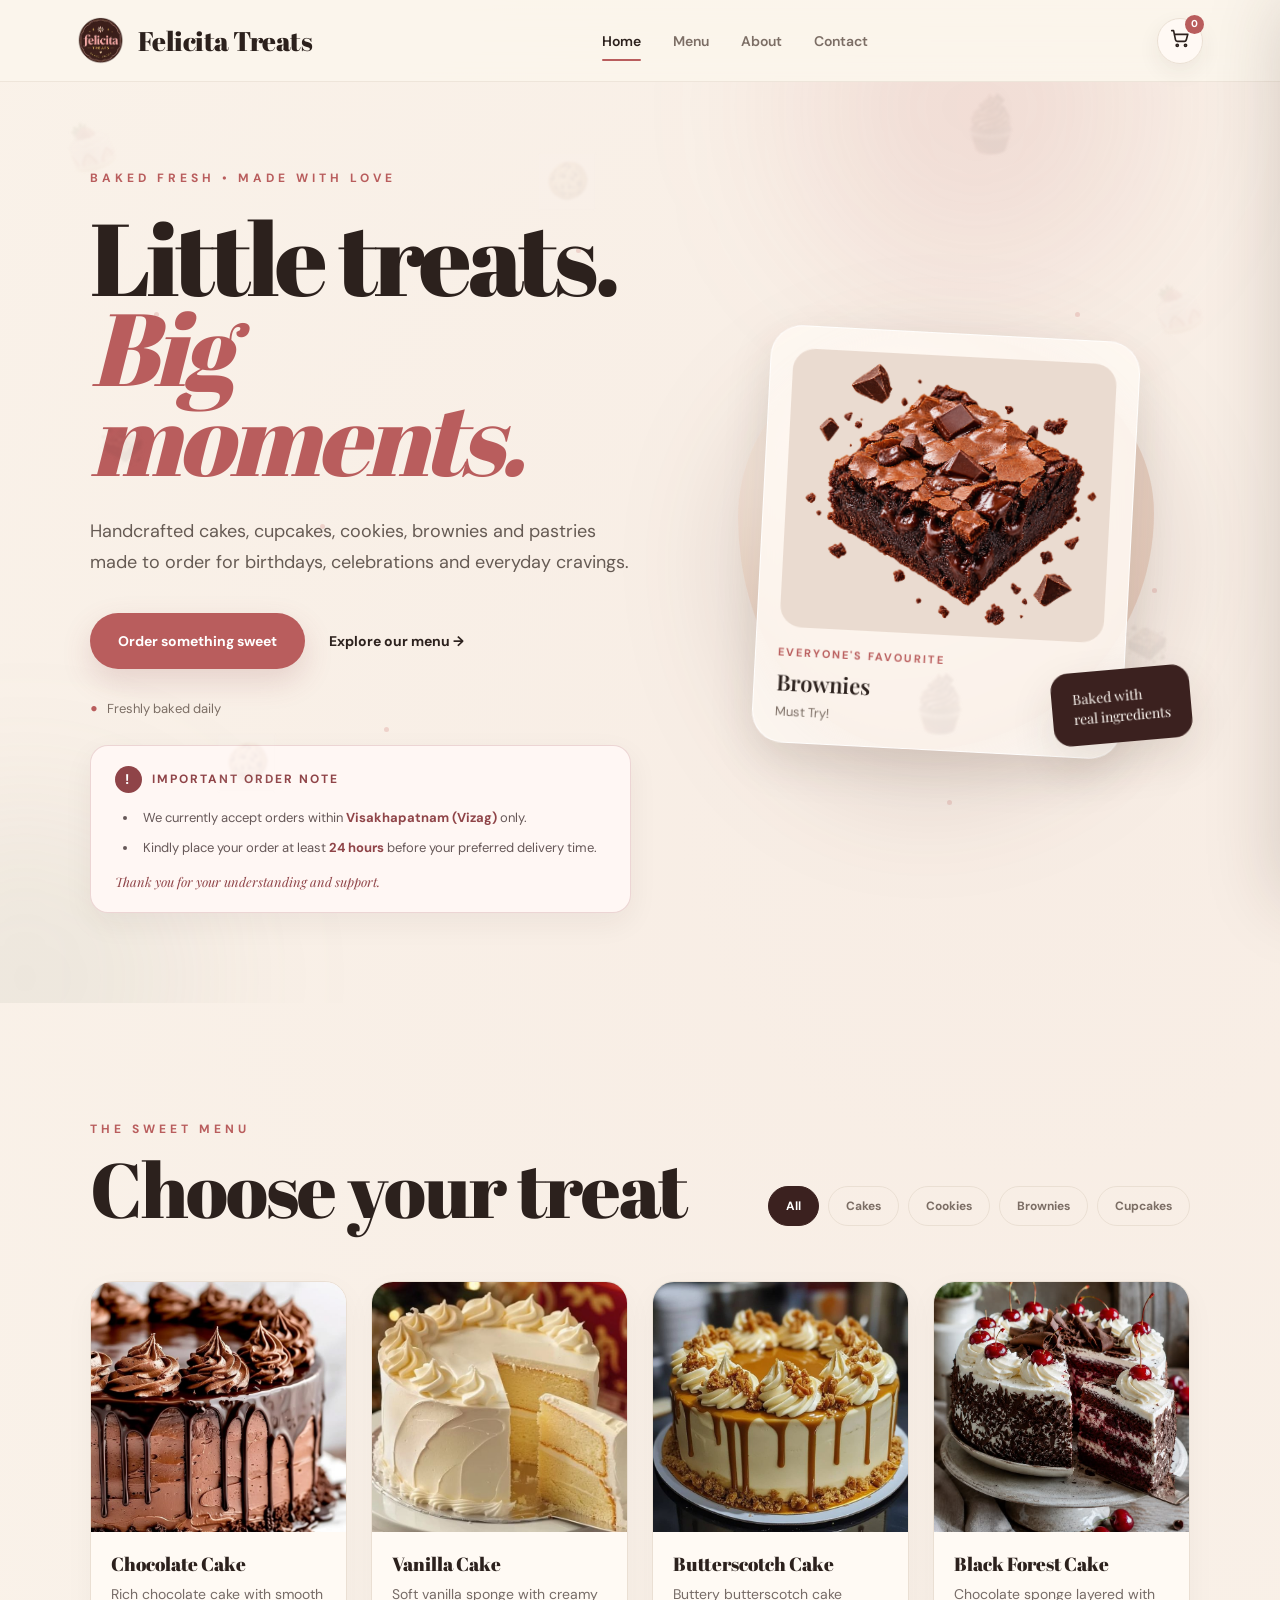
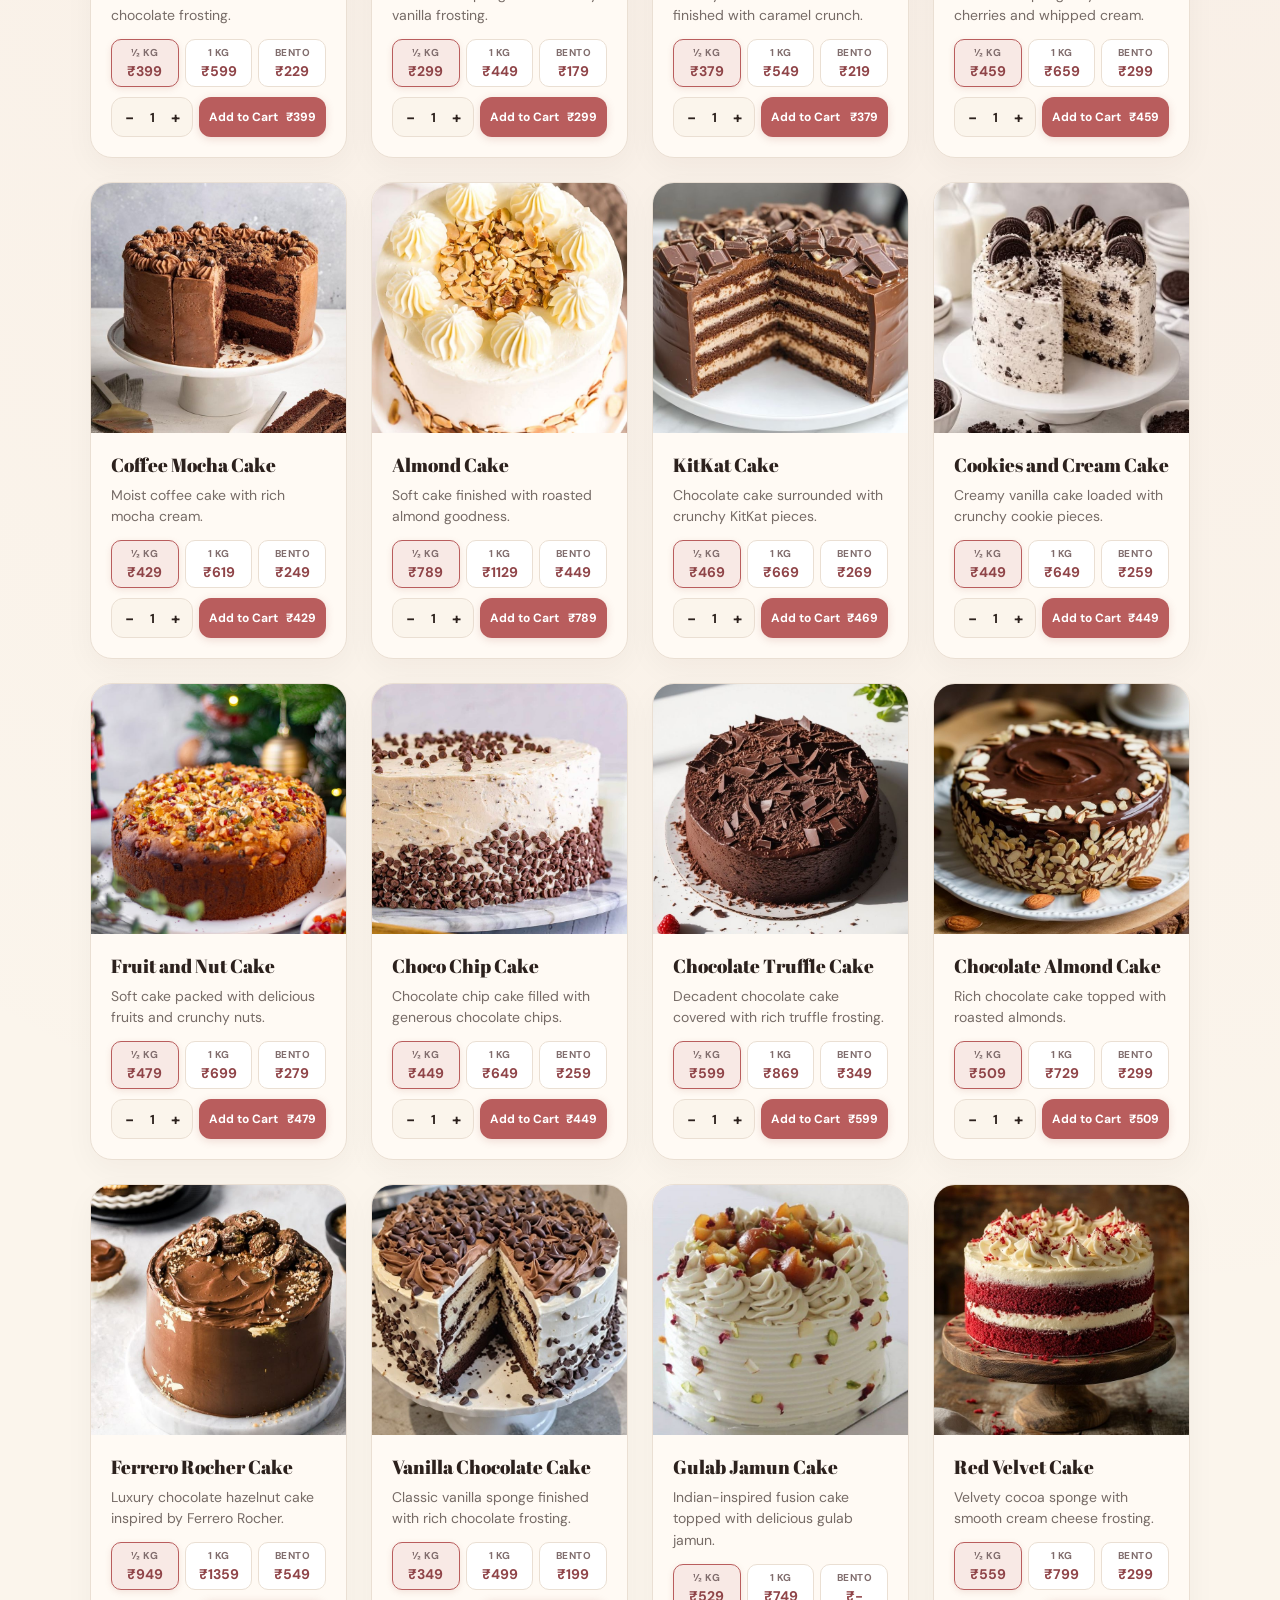
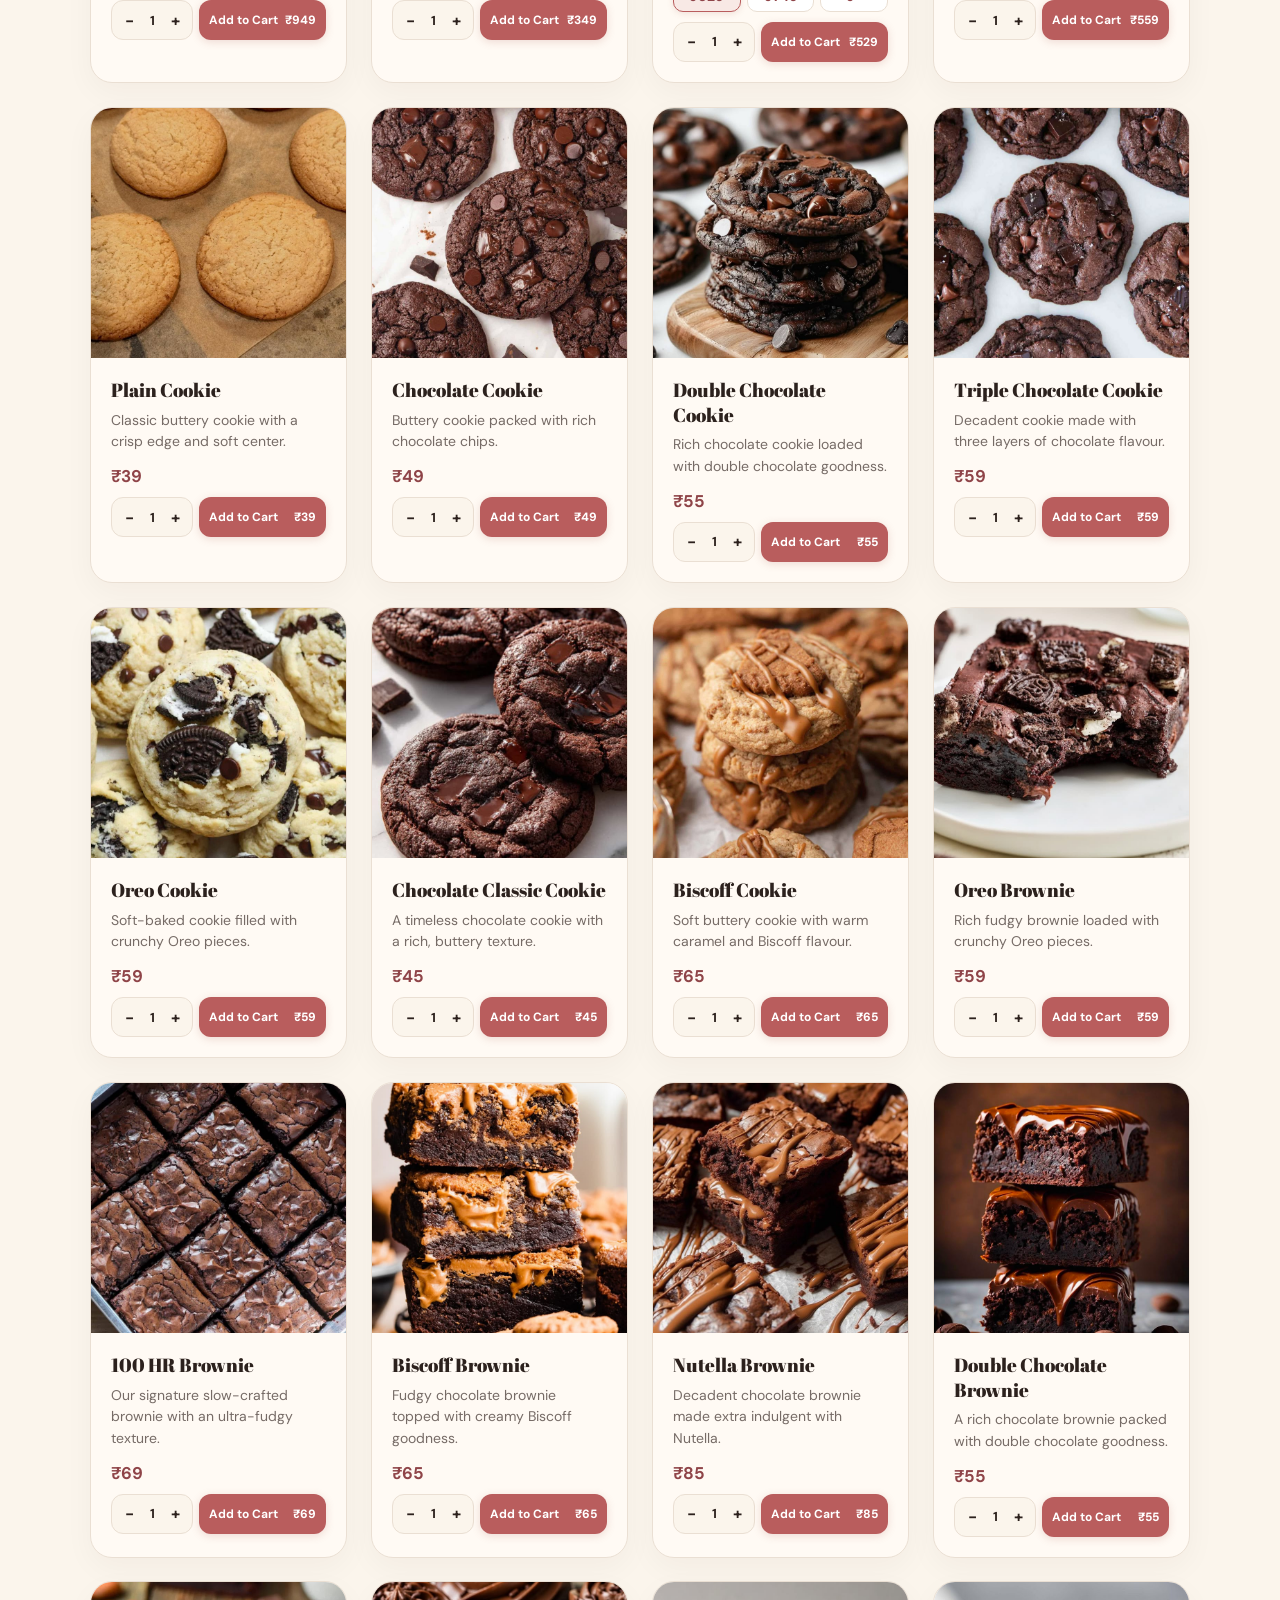
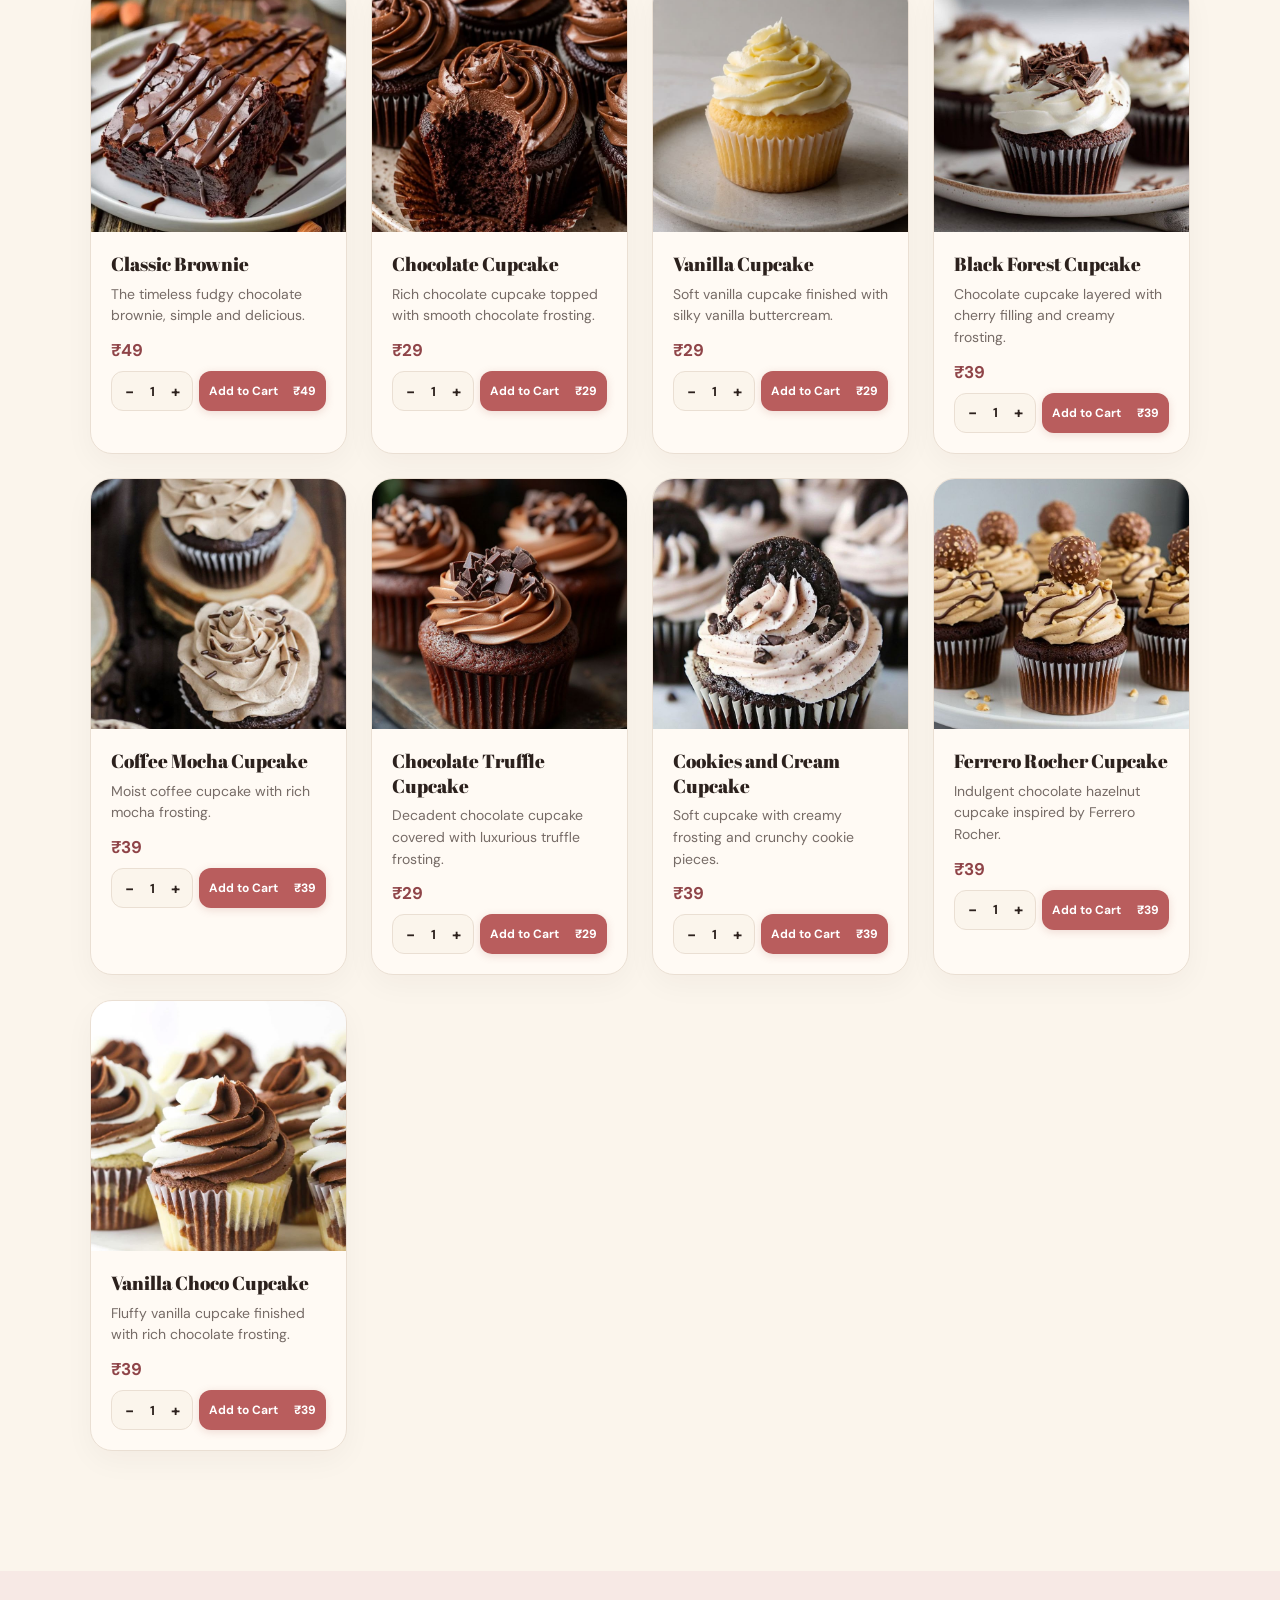
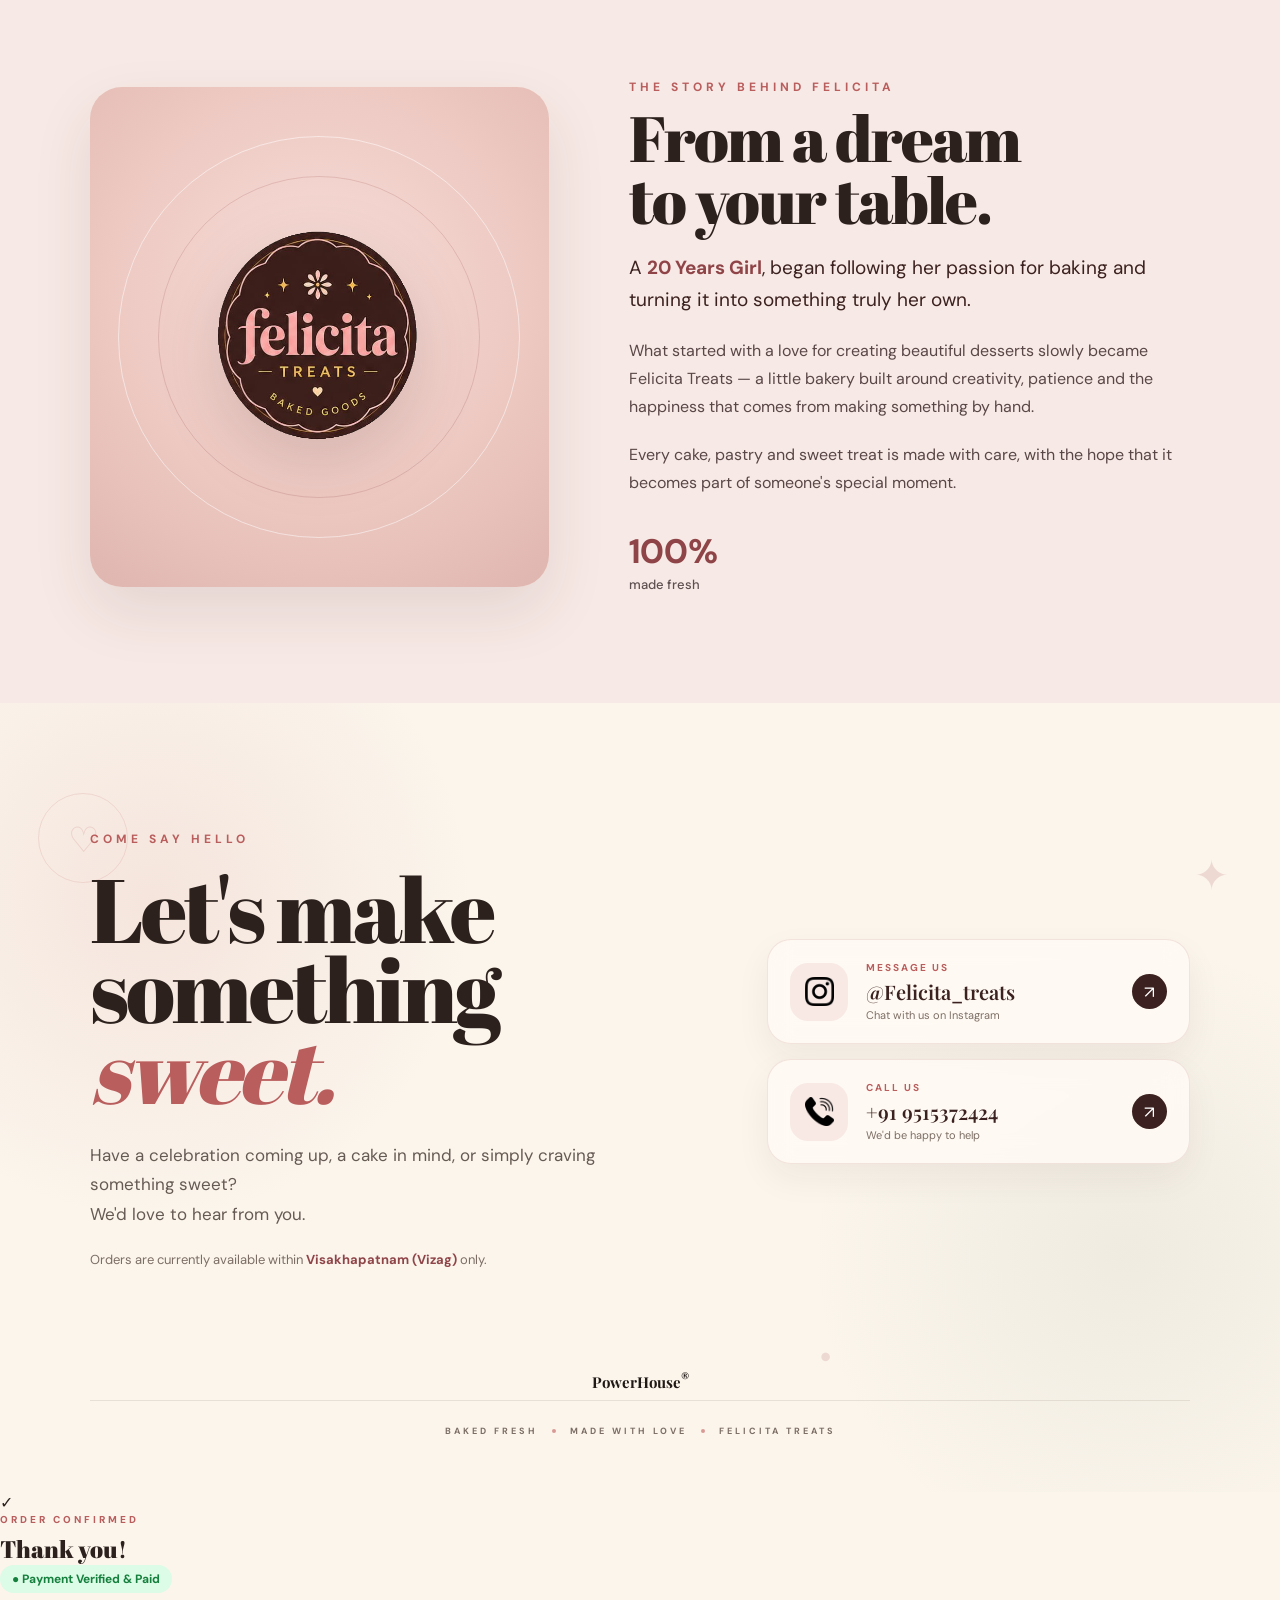
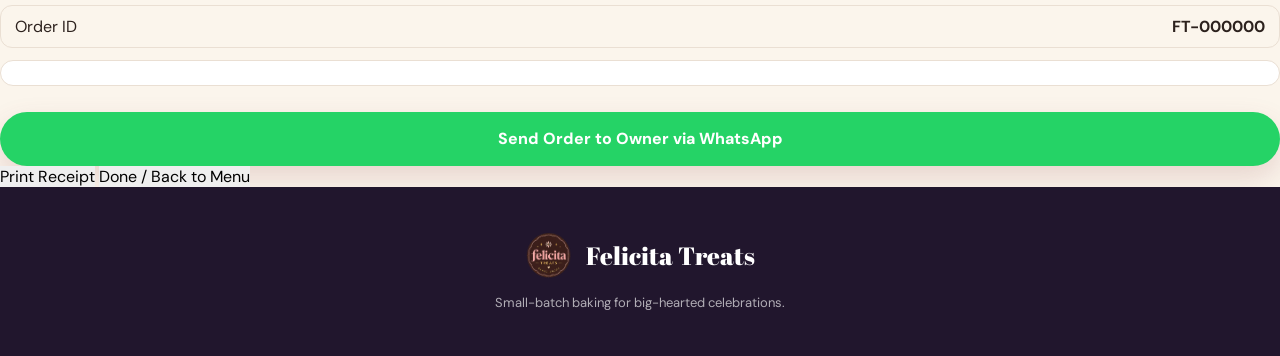
<file: index.html>
﻿<!DOCTYPE html>
<html lang="en">

<head>
    <meta charset="UTF-8">

    <meta name="viewport" content="width=device-width, initial-scale=1.0">

    <meta
        name="description"
        content="Felicita Treats — handcrafted cakes, brownies, cookies, cupcakes and pastries made fresh with love."
    >

    <title>Felicita Treats</title>

    <!-- GOOGLE FONTS -->
    <link rel="preconnect" href="https://fonts.googleapis.com">
    <link rel="preconnect" href="https://fonts.gstatic.com" crossorigin>

    <link
        href="https://fonts.googleapis.com/css2?family=Abril+Fatface&family=DM+Sans:wght@400;500;600;700&family=Playfair+Display:ital,wght@0,500;0,600;0,700;1,500;1,600&display=swap"
        rel="stylesheet"
    >

    <!-- STYLES -->
    <link rel="stylesheet" href="styles.css">
</head>

<head>

    <meta charset="UTF-8">

    <meta
        name="viewport"
        content="width=device-width, initial-scale=1.0"
    >

    <meta
        name="description"
        content="Felicita Treats — handcrafted cakes, brownies, cookies, cupcakes and pastries made fresh with love."
    >

    <title>Felicita Treats</title>

    <!-- FAVICON -->
    <link
        rel="icon"
        type="image/png"
        href="images/logo1.png"
    >

    <!-- GOOGLE FONTS -->
    <link rel="preconnect" href="https://fonts.googleapis.com">

    <link
        rel="preconnect"
        href="https://fonts.gstatic.com"
        crossorigin
    >

    <link
        href="https://fonts.googleapis.com/css2?family=Abril+Fatface&family=DM+Sans:wght@400;500;600;700&family=Playfair+Display:ital,wght@0,500;0,600;0,700;1,500;1,600&display=swap"
        rel="stylesheet"
    >

    <link
        rel="stylesheet"
        href="styles.css"
    >

</head>
<body>


    <!-- =====================================================
         CINEMATIC INTRO
         ===================================================== -->

    <div
        class="brand-intro"
        id="brandIntro"
        aria-hidden="true"
    >

        <div class="intro-vignette"></div>

        <div class="intro-glow"></div>

        <div class="intro-content">

            <div class="intro-logo-wrap">

                <div class="intro-ring"></div>

                <img
                    src="images/logo1.png"
                    alt=""
                    class="intro-logo"
                >

            </div>


            <div class="intro-name">

                <h1
                    class="intro-brand-name"
                    aria-label="Felicita Treats"
                >

                    <span>F</span>
                    <span>E</span>
                    <span>L</span>
                    <span>I</span>
                    <span>C</span>
                    <span>I</span>
                    <span>T</span>
                    <span>A</span>

                    <span class="brand-space"></span>

                    <span>T</span>
                    <span>R</span>
                    <span>E</span>
                    <span>A</span>
                    <span>T</span>
                    <span>S</span>

                </h1>

            </div>


            <p class="intro-tagline">
                BAKED FRESH • MADE WITH LOVE
            </p>

        </div>


        <div class="intro-line"></div>

    </div>



    <!-- =====================================================
         FLOATING BACKGROUND DESSERTS
         ===================================================== -->

    <div
        class="floating-desserts"
        aria-hidden="true"
    >

        <img
            src="images/background/cake.png"
            alt=""
            class="floating-dessert dessert-cake dessert-1"
        >

        <img
            src="images/background/cake.png"
            alt=""
            class="floating-dessert dessert-cake dessert-2"
        >

        <img
            src="images/background/brownie.png"
            alt=""
            class="floating-dessert dessert-brownie dessert-3"
        >

        <img
            src="images/background/brownie.png"
            alt=""
            class="floating-dessert dessert-brownie dessert-4"
        >

        <img
            src="images/background/cookie.png"
            alt=""
            class="floating-dessert dessert-cookie dessert-5"
        >

        <img
            src="images/background/cookie.png"
            alt=""
            class="floating-dessert dessert-cookie dessert-6"
        >

        <img
            src="images/background/cupcake.png"
            alt=""
            class="floating-dessert dessert-cupcake dessert-7"
        >

        <img
            src="images/background/cupcake.png"
            alt=""
            class="floating-dessert dessert-cupcake dessert-8"
        >

    </div>



    <!-- =====================================================
         HEADER
         ===================================================== -->

    <header class="topbar">

        <a
            class="brand"
            href="#home"
            aria-label="Felicita Treats Home"
        >

            <img
                src="images/logo1.png"
                alt="Felicita Treats"
                class="logo"
            >

            <div class="header-brand-name">
                Felicita Treats
            </div>

        </a>


        <nav
            class="menu-nav"
            aria-label="Main navigation"
        >

            <a
                href="#home"
                class="active"
            >
                Home
            </a>

            <a href="#shop">
                Menu
            </a>

            <a href="#about">
                About
            </a>

            <a href="#contact">
                Contact
            </a>

        </nav>

        <button
            class="cart-trigger"
            id="cartTrigger"
            type="button"
            aria-label="Open cart"
            aria-controls="cartPanel"
            aria-expanded="false"
        >
            <span class="cart-icon" aria-hidden="true">
                <svg viewBox="0 0 24 24" fill="none" stroke="currentColor" stroke-width="1.8" stroke-linecap="round" stroke-linejoin="round">
                    <circle cx="9" cy="20" r="1.2"></circle>
                    <circle cx="18" cy="20" r="1.2"></circle>
                    <path d="M3 4h2l2.1 10.1a2 2 0 0 0 2 1.6h7.8a2 2 0 0 0 1.9-1.4L20.5 8H6"></path>
                </svg>
            </span>
            <span class="cart-count" id="cartCount">0</span>
        </button>

    </header>



    <!-- =====================================================
         MAIN
         ===================================================== -->

    <main>


        <!-- =================================================
             HERO
             ================================================= -->

        <section
            class="hero"
            id="home"
        >

            <div
                class="hero-glow hero-glow-one"
                aria-hidden="true"
            ></div>

            <div
                class="hero-glow hero-glow-two"
                aria-hidden="true"
            ></div>


            <div
                class="hero-particles"
                aria-hidden="true"
            >

                <span></span>
                <span></span>
                <span></span>
                <span></span>

                <span></span>
                <span></span>
                <span></span>
                <span></span>

            </div>



            <!-- HERO TEXT -->

            <div class="hero-copy">

                <p class="eyebrow hero-eyebrow">
                    BAKED FRESH • MADE WITH LOVE
                </p>


                <h1>
                    Little treats.
                    <br>
                    <em>Big moments.</em>
                </h1>


                <p class="hero-text">
                    Handcrafted cakes, cupcakes, cookies,
                    brownies and pastries made to order
                    for birthdays, celebrations and everyday cravings.
                </p>


                <div class="hero-actions">

                    <a
                        class="primary-btn"
                        href="https://ig.me/m/felicita_treats"
                        target="_blank"
                        rel="noopener noreferrer"
                    >
                        Order something sweet
                    </a>

                    <a
                        class="text-btn"
                        href="#shop"
                    >
                        Explore our menu →
                    </a>

                </div>


                <div class="trust-row">

                    <span>•</span>

                    <span>
                        Freshly baked daily
                    </span>

                </div>


                <div class="important-note">

                    <div class="important-note-title">

                        <span class="note-icon">
                            !
                        </span>

                        <span>
                            Important Order Note
                        </span>

                    </div>


                    <ul>

                        <li>
                            We currently accept orders within
                            <strong>Visakhapatnam (Vizag)</strong>
                            only.
                        </li>

                        <li>
                            Kindly place your order at least
                            <strong>24 hours</strong>
                            before your preferred delivery time.
                        </li>

                    </ul>


                    <p class="note-thanks">
                        Thank you for your understanding
                        and support.
                    </p>

                </div>

            </div>



            <!-- HERO CAKE -->

            <div class="hero-art">

                <div
                    class="blob"
                    aria-hidden="true"
                ></div>


                <div class="cake-card">

                    <div class="cake">

                        <img
                            src="images/background/brownie.png"
                            alt=""
                        >

                    </div>


                    <span>
                        Everyone's favourite
                    </span>

                    <strong>
                        Brownies
                    </strong>

                    <small>
                        Must Try!
                    </small>

                </div>


                <div class="floating-note">

                    Baked with
                    <br>
                    real ingredients

                </div>

            </div>

        </section>



        <!-- =================================================
             MENU
             ================================================= -->

        <section
            class="section"
            id="shop"
        >

            <div class="section-head">

                <div>

                    <p class="eyebrow">
                        THE SWEET MENU
                    </p>

                    <h2>
                        Choose your treat
                    </h2>

                </div>


                <!-- FILTERS -->

                <div
                    class="filters"
                    role="group"
                    aria-label="Product categories"
                >

                    <button
                        type="button"
                        class="filter active"
                        data-filter="all"
                    >
                        All
                    </button>

                    <button
                        type="button"
                        class="filter"
                        data-filter="cakes"
                    >
                        Cakes
                    </button>

                  

                    <button
                        type="button"
                        class="filter"
                        data-filter="cookies"
                    >
                        Cookies
                    </button>

                    <button
                        type="button"
                        class="filter"
                        data-filter="brownies"
                    >
                        Brownies
                    </button>

                    <button
                        type="button"
                        class="filter"
                        data-filter="cupcakes"
                    >
                        Cupcakes
                    </button>

                </div>

            </div>



            <!-- =================================================
                 PRODUCT GRID

                 PRODUCTS ARE NOW WRITTEN DIRECTLY IN HTML.
                 TO ADD A PRODUCT, JUST COPY ONE CARD.
                 ================================================= -->

            <div
                class="product-grid"
                id="productGrid"
            >


                <!-- =========================
                     CAKES
                     ========================= -->


                <article
                    class="product-card"
                    data-category="cakes"
                >

                    <div class="product-img">

                        <img
                            src="images/cakes/choc ck.jpg.jpeg"
                            alt="Chocolate Cake"
                            loading="lazy"
                        >

                    </div>

                    <div class="product-info">

                        <h3>
                            Chocolate Cake
                        </h3>

                        <p>
                            Rich chocolate cake with smooth chocolate frosting.
                        </p>

                        <div class="cake-prices">

                            <div class="cake-price">
                                <span>½ KG</span>
                                <strong>₹399</strong>
                            </div>

                            <div class="cake-price">
                                <span>1 KG</span>
                                <strong>₹599</strong>
                            </div>

                            <div class="cake-price">
                                <span>Bento</span>
                                <strong>₹229</strong>
                            </div>

                        </div>

                    </div>

                </article>



                <article
                    class="product-card"
                    data-category="cakes"
                >

                    <div class="product-img">

                        <img
                            src="images/cakes/vnl ck.jpg.jpeg"
                            alt="Vanilla Cake"
                            loading="lazy"
                        >

                    </div>

                    <div class="product-info">

                        <h3>
                            Vanilla Cake
                        </h3>

                        <p>
                            Soft vanilla sponge with creamy vanilla frosting.
                        </p>

                        <div class="cake-prices">

                            <div class="cake-price">
                                <span>½ KG</span>
                                <strong>₹299</strong>
                            </div>

                            <div class="cake-price">
                                <span>1 KG</span>
                                <strong>₹449</strong>
                            </div>

                            <div class="cake-price">
                                <span>Bento</span>
                                <strong>₹179</strong>
                            </div>

                        </div>

                    </div>

                </article>



                <article
                    class="product-card"
                    data-category="cakes"
                >

                    <div class="product-img">

                        <img
                            src="images/cakes/bts ck.jpg.jpeg"
                            alt="Butterscotch Cake"
                            loading="lazy"
                        >

                    </div>

                    <div class="product-info">

                        <h3>
                            Butterscotch Cake
                        </h3>

                        <p>
                            Buttery butterscotch cake finished with caramel crunch.
                        </p>

                        <div class="cake-prices">

                            <div class="cake-price">
                                <span>½ KG</span>
                                <strong>₹379</strong>
                            </div>

                            <div class="cake-price">
                                <span>1 KG</span>
                                <strong>₹549</strong>
                            </div>

                            <div class="cake-price">
                                <span>Bento</span>
                                <strong>₹219</strong>
                            </div>

                        </div>

                    </div>

                </article>



                <article
                    class="product-card"
                    data-category="cakes"
                >

                    <div class="product-img">

                        <img
                            src="images/cakes/blk ck.jpg.jpeg"
                            alt="Black Forest Cake"
                            loading="lazy"
                        >

                    </div>

                    <div class="product-info">

                        <h3>
                            Black Forest Cake
                        </h3>

                        <p>
                            Chocolate sponge layered with cherries and whipped cream.
                        </p>

                        <div class="cake-prices">

                            <div class="cake-price">
                                <span>½ KG</span>
                                <strong>₹459</strong>
                            </div>

                            <div class="cake-price">
                                <span>1 KG</span>
                                <strong>₹659</strong>
                            </div>

                            <div class="cake-price">
                                <span>Bento</span>
                                <strong>₹299</strong>
                            </div>

                        </div>

                    </div>

                </article>



                <article
                    class="product-card"
                    data-category="cakes"
                >

                    <div class="product-img">

                        <img
                            src="images/cakes/cfmcck.jpg.jpeg"
                            alt="Coffee Mocha Cake"
                            loading="lazy"
                        >

                    </div>

                    <div class="product-info">

                        <h3>
                            Coffee Mocha Cake
                        </h3>

                        <p>
                            Moist coffee cake with rich mocha cream.
                        </p>

                        <div class="cake-prices">

                            <div class="cake-price">
                                <span>½ KG</span>
                                <strong>₹429</strong>
                            </div>

                            <div class="cake-price">
                                <span>1 KG</span>
                                <strong>₹619</strong>
                            </div>

                            <div class="cake-price">
                                <span>Bento</span>
                                <strong>₹249</strong>
                            </div>

                        </div>

                    </div>

                </article>



                <article
                    class="product-card"
                    data-category="cakes"
                >

                    <div class="product-img">

                        <img
                            src="images/cakes/al ck.jpg.jpeg"
                            alt="Almond Cake"
                            loading="lazy"
                        >

                    </div>

                    <div class="product-info">

                        <h3>
                            Almond Cake
                        </h3>

                        <p>
                            Soft cake finished with roasted almond goodness.
                        </p>

                        <div class="cake-prices">

                            <div class="cake-price">
                                <span>½ KG</span>
                                <strong>₹789</strong>
                            </div>

                            <div class="cake-price">
                                <span>1 KG</span>
                                <strong>₹1129</strong>
                            </div>

                            <div class="cake-price">
                                <span>Bento</span>
                                <strong>₹449</strong>
                            </div>

                        </div>

                    </div>

                </article>



                <article
                    class="product-card"
                    data-category="cakes"
                >

                    <div class="product-img">

                        <img
                            src="images/cakes/kitkat.jpg.jpeg"
                            alt="KitKat Cake"
                            loading="lazy"
                        >

                    </div>

                    <div class="product-info">

                        <h3>
                            KitKat Cake
                        </h3>

                        <p>
                            Chocolate cake surrounded with crunchy KitKat pieces.
                        </p>

                        <div class="cake-prices">

                            <div class="cake-price">
                                <span>½ KG</span>
                                <strong>₹469</strong>
                            </div>

                            <div class="cake-price">
                                <span>1 KG</span>
                                <strong>₹669</strong>
                            </div>

                            <div class="cake-price">
                                <span>Bento</span>
                                <strong>₹269</strong>
                            </div>

                        </div>

                    </div>

                </article>



                <article
                    class="product-card"
                    data-category="cakes"
                >

                    <div class="product-img">

                        <img
                            src="images/cakes/ckcm.jpg.jpeg"
                            alt="Cookies and Cream Cake"
                            loading="lazy"
                        >

                    </div>

                    <div class="product-info">

                        <h3>
                            Cookies and Cream Cake
                        </h3>

                        <p>
                            Creamy vanilla cake loaded with crunchy cookie pieces.
                        </p>

                        <div class="cake-prices">

                            <div class="cake-price">
                                <span>½ KG</span>
                                <strong>₹449</strong>
                            </div>

                            <div class="cake-price">
                                <span>1 KG</span>
                                <strong>₹649</strong>
                            </div>

                            <div class="cake-price">
                                <span>Bento</span>
                                <strong>₹259</strong>
                            </div>

                        </div>

                    </div>

                </article>



                <article
                    class="product-card"
                    data-category="cakes"
                >

                    <div class="product-img">

                        <img
                            src="images/cakes/frtnt.jpg.jpeg"
                            alt="Fruit and Nut Cake"
                            loading="lazy"
                        >

                    </div>

                    <div class="product-info">

                        <h3>
                            Fruit and Nut Cake
                        </h3>

                        <p>
                            Soft cake packed with delicious fruits and crunchy nuts.
                        </p>

                        <div class="cake-prices">

                            <div class="cake-price">
                                <span>½ KG</span>
                                <strong>₹479</strong>
                            </div>

                            <div class="cake-price">
                                <span>1 KG</span>
                                <strong>₹699</strong>
                            </div>

                            <div class="cake-price">
                                <span>Bento</span>
                                <strong>₹279</strong>
                            </div>

                        </div>

                    </div>

                </article>



                <article
                    class="product-card"
                    data-category="cakes"
                >

                    <div class="product-img">

                        <img
                            src="images/cakes/chips.jpg.jpeg"
                            alt="Choco Chip Cake"
                            loading="lazy"
                        >

                    </div>

                    <div class="product-info">

                        <h3>
                            Choco Chip Cake
                        </h3>

                        <p>
                            Chocolate chip cake filled with generous chocolate chips.
                        </p>

                        <div class="cake-prices">

                            <div class="cake-price">
                                <span>½ KG</span>
                                <strong>₹449</strong>
                            </div>

                            <div class="cake-price">
                                <span>1 KG</span>
                                <strong>₹649</strong>
                            </div>

                            <div class="cake-price">
                                <span>Bento</span>
                                <strong>₹259</strong>
                            </div>

                        </div>

                    </div>

                </article>



                <article
                    class="product-card"
                    data-category="cakes"
                >

                    <div class="product-img">

                        <img
                            src="images/cakes/truffle.jpg.jpeg"
                            alt="Chocolate Truffle Cake"
                            loading="lazy"
                        >

                    </div>

                    <div class="product-info">

                        <h3>
                            Chocolate Truffle Cake
                        </h3>

                        <p>
                            Decadent chocolate cake covered with rich truffle frosting.
                        </p>

                        <div class="cake-prices">

                            <div class="cake-price">
                                <span>½ KG</span>
                                <strong>₹599</strong>
                            </div>

                            <div class="cake-price">
                                <span>1 KG</span>
                                <strong>₹869</strong>
                            </div>

                            <div class="cake-price">
                                <span>Bento</span>
                                <strong>₹349</strong>
                            </div>

                        </div>

                    </div>

                </article>



                <article
                    class="product-card"
                    data-category="cakes"
                >

                    <div class="product-img">

                        <img
                            src="images/cakes/achalm.jpg.jpeg"
                            alt="Chocolate Almond Cake"
                            loading="lazy"
                        >

                    </div>

                    <div class="product-info">

                        <h3>
                            Chocolate Almond Cake
                        </h3>

                        <p>
                            Rich chocolate cake topped with roasted almonds.
                        </p>

                        <div class="cake-prices">

                            <div class="cake-price">
                                <span>½ KG</span>
                                <strong>₹509</strong>
                            </div>

                            <div class="cake-price">
                                <span>1 KG</span>
                                <strong>₹729</strong>
                            </div>

                            <div class="cake-price">
                                <span>Bento</span>
                                <strong>₹299</strong>
                            </div>

                        </div>

                    </div>

                </article>



                <article
                    class="product-card"
                    data-category="cakes"
                >

                    <div class="product-img">

                        <img
                            src="images/cakes/frroch.jpg.jpeg"
                            alt="Ferrero Rocher Cake"
                            loading="lazy"
                        >

                    </div>

                    <div class="product-info">

                        <h3>
                            Ferrero Rocher Cake
                        </h3>

                        <p>
                            Luxury chocolate hazelnut cake inspired by Ferrero Rocher.
                        </p>

                        <div class="cake-prices">

                            <div class="cake-price">
                                <span>½ KG</span>
                                <strong>₹949</strong>
                            </div>

                            <div class="cake-price">
                                <span>1 KG</span>
                                <strong>₹1359</strong>
                            </div>

                            <div class="cake-price">
                                <span>Bento</span>
                                <strong>₹549</strong>
                            </div>

                        </div>

                    </div>

                </article>



                <article
                    class="product-card"
                    data-category="cakes"
                >

                    <div class="product-img">

                        <img
                            src="images/cakes/venchoc.jpg.jpeg"
                            alt="Vanilla Chocolate Cake"
                            loading="lazy"
                        >

                    </div>

                    <div class="product-info">

                        <h3>
                            Vanilla Chocolate Cake
                        </h3>

                        <p>
                            Classic vanilla sponge finished with rich chocolate frosting.
                        </p>

                        <div class="cake-prices">

                            <div class="cake-price">
                                <span>½ KG</span>
                                <strong>₹349</strong>
                            </div>

                            <div class="cake-price">
                                <span>1 KG</span>
                                <strong>₹499</strong>
                            </div>

                            <div class="cake-price">
                                <span>Bento</span>
                                <strong>₹199</strong>
                            </div>

                        </div>

                    </div>

                </article>



                <article
                    class="product-card"
                    data-category="cakes"
                >

                    <div class="product-img">

                        <img
                            src="images/cakes/glbice.jpg.jpeg"
                            alt="Gulab Jamun Cake"
                            loading="lazy"
                        >

                    </div>

                    <div class="product-info">

                        <h3>
                            Gulab Jamun Cake
                        </h3>

                        <p>
                            Indian-inspired fusion cake topped with delicious gulab jamun.
                        </p>

                        <div class="cake-prices">

                            <div class="cake-price">
                                <span>½ KG</span>
                                <strong>₹529</strong>
                            </div>

                            <div class="cake-price">
                                <span>1 KG</span>
                                <strong>₹749</strong>
                            </div>

                            <div class="cake-price">
                                <span>Bento</span>
                                <strong>₹-</strong>
                            </div>

                        </div>

                    </div>

                </article>



                <article
                    class="product-card"
                    data-category="cakes"
                >

                    <div class="product-img">

                        <img
                            src= "images/cakes/redck.jpg.jpeg"
                            alt="Red Velvet Cake"
                            loading="lazy"
                        >

                    </div>

                    <div class="product-info">

                        <h3>
                            Red Velvet Cake
                        </h3>

                        <p>
                            Velvety cocoa sponge with smooth cream cheese frosting.
                        </p>

                        <div class="cake-prices">

                            <div class="cake-price">
                                <span>½ KG</span>
                                <strong>₹559</strong>
                            </div>

                            <div class="cake-price">
                                <span>1 KG</span>
                                <strong>₹799</strong>
                            </div>

                            <div class="cake-price">
                                <span>Bento</span>
                                <strong>₹299</strong>
                            </div>

                        </div>

                    </div>

                </article>




                <!-- =========================
                     COOKIES
                     ========================= -->


                <article
                    class="product-card"
                    data-category="cookies"
                >

                    <div class="product-img">

                        <img
                            src="images/cookies/pck.jpeg"
                            alt="Plain Cookie"
                            loading="lazy"
                        >

                    </div>

                    <div class="product-info">

                        <h3>
                            Plain Cookie
                        </h3>

                        <p>
                            Classic buttery cookie with a crisp edge and soft center.
                        </p>

                        <div class="product-price">
                            ₹39
                        </div>

                    </div>

                </article>



                <article
                    class="product-card"
                    data-category="cookies"
                >

                    <div class="product-img">

                        <img
                            src="images/cookies/cck.jpeg"
                            alt="Chocolate Cookie"
                            loading="lazy"
                        >

                    </div>

                    <div class="product-info">

                        <h3>
                            Chocolate Cookie
                        </h3>

                        <p>
                            Buttery cookie packed with rich chocolate chips.
                        </p>

                        <div class="product-price">
                            ₹49
                        </div>

                    </div>

                </article>



                <article
                    class="product-card"
                    data-category="cookies"
                >

                    <div class="product-img">

                        <img
                            src="images/cookies/dck.jpeg"
                            alt="Double Chocolate Cookie"
                            loading="lazy"
                        >

                    </div>

                    <div class="product-info">

                        <h3>
                            Double Chocolate Cookie
                        </h3>

                        <p>
                            Rich chocolate cookie loaded with double chocolate goodness.
                        </p>

                        <div class="product-price">
                            ₹55
                        </div>

                    </div>

                </article>



                <article
                    class="product-card"
                    data-category="cookies"
                >

                    <div class="product-img">

                        <img
                            src="images/cookies/tck.jpeg"
                            alt="Triple Chocolate Cookie"
                            loading="lazy"
                        >

                    </div>

                    <div class="product-info">

                        <h3>
                            Triple Chocolate Cookie
                        </h3>

                        <p>
                            Decadent cookie made with three layers of chocolate flavour.
                        </p>

                        <div class="product-price">
                            ₹59
                        </div>

                    </div>

                </article>



                <article
                    class="product-card"
                    data-category="cookies"
                >

                    <div class="product-img">

                        <img
                            src="images/cookies/ock.jpeg"
                            alt="Oreo Cookie"
                            loading="lazy"
                        >

                    </div>

                    <div class="product-info">

                        <h3>
                            Oreo Cookie
                        </h3>

                        <p>
                            Soft-baked cookie filled with crunchy Oreo pieces.
                        </p>

                        <div class="product-price">
                            ₹59
                        </div>

                    </div>

                </article>



                <article
                    class="product-card"
                    data-category="cookies"
                >

                    <div class="product-img">

                        <img
                            src="images/cookies/chck.jpeg"
                            alt="Chocolate Classic Cookie"
                            loading="lazy"
                        >

                    </div>

                    <div class="product-info">

                        <h3>
                            Chocolate Classic Cookie
                        </h3>

                        <p>
                            A timeless chocolate cookie with a rich, buttery texture.
                        </p>

                        <div class="product-price">
                            ₹45
                        </div>

                    </div>

                </article>



                <article
                    class="product-card"
                    data-category="cookies"
                >

                    <div class="product-img">

                        <img
                            src="images/cookies/bck.jpeg"
                            alt="Biscoff Cookie"
                            loading="lazy"
                        >

                    </div>

                    <div class="product-info">

                        <h3>
                            Biscoff Cookie
                        </h3>

                        <p>
                            Soft buttery cookie with warm caramel and Biscoff flavour.
                        </p>

                        <div class="product-price">
                            ₹65
                        </div>

                    </div>

                </article>



                <!-- =========================
                     BROWNIES
                     ========================= -->


                <article
                    class="product-card"
                    data-category="brownies"
                >

                    <div class="product-img">

                        <img
                            src="images/brownies/ob.jpeg"
                            alt="Oreo Brownie"
                            loading="lazy"
                        >

                    </div>

                    <div class="product-info">

                        <h3>
                            Oreo Brownie
                        </h3>

                        <p>
                            Rich fudgy brownie loaded with crunchy Oreo pieces.
                        </p>

                        <div class="product-price">
                            ₹59
                        </div>

                    </div>

                </article>



                <article
                    class="product-card"
                    data-category="brownies"
                >

                    <div class="product-img">

                        <img
                            src="images/brownies/100h.jpeg"
                            alt="100 HR Brownie"
                            loading="lazy"
                        >

                    </div>

                    <div class="product-info">

                        <h3>
                            100 HR Brownie
                        </h3>

                        <p>
                            Our signature slow-crafted brownie with an ultra-fudgy texture.
                        </p>

                        <div class="product-price">
                            ₹69
                        </div>

                    </div>

                </article>



                <article
                    class="product-card"
                    data-category="brownies"
                >

                    <div class="product-img">

                        <img
                            src="images/brownies/bb.jpeg"
                            alt="Biscoff Brownie"
                            loading="lazy"
                        >

                    </div>

                    <div class="product-info">

                        <h3>
                            Biscoff Brownie
                        </h3>

                        <p>
                            Fudgy chocolate brownie topped with creamy Biscoff goodness.
                        </p>

                        <div class="product-price">
                            ₹65
                        </div>

                    </div>

                </article>



                <article
                    class="product-card"
                    data-category="brownies"
                >

                    <div class="product-img">

                        <img
                            src="images/brownies/nb.jpeg"
                            alt="Nutella Brownie"
                            loading="lazy"
                        >

                    </div>

                    <div class="product-info">

                        <h3>
                            Nutella Brownie
                        </h3>

                        <p>
                            Decadent chocolate brownie made extra indulgent with Nutella.
                        </p>

                        <div class="product-price">
                            ₹85
                        </div>

                    </div>

                </article>



                <article
                    class="product-card"
                    data-category="brownies"
                >

                    <div class="product-img">

                        <img
                            src="images/brownies/dcb.jpeg"
                            alt="Double Chocolate Brownie"
                            loading="lazy"
                        >

                    </div>

                    <div class="product-info">

                        <h3>
                            Double Chocolate Brownie
                        </h3>

                        <p>
                            A rich chocolate brownie packed with double chocolate goodness.
                        </p>

                        <div class="product-price">
                            ₹55
                        </div>

                    </div>

                </article>



                <article
                    class="product-card"
                    data-category="brownies"
                >

                    <div class="product-img">

                        <img
                            src="images/brownies/cb.jpeg"
                            alt="Classic Brownie"
                            loading="lazy"
                        >

                    </div>

                    <div class="product-info">

                        <h3>
                            Classic Brownie
                        </h3>

                        <p>
                            The timeless fudgy chocolate brownie, simple and delicious.
                        </p>

                        <div class="product-price">
                            ₹49
                        </div>

                    </div>

                </article>



                <!-- =========================
                     CUPCAKES
                     ========================= -->


                <article
                    class="product-card"
                    data-category="cupcakes"
                >

                    <div class="product-img">

                        <img
                            src="images/cupcakes/cc.jpeg"
                            alt="Chocolate Cupcake"
                            loading="lazy"
                        >

                    </div>

                    <div class="product-info">

                        <h3>
                            Chocolate Cupcake
                        </h3>

                        <p>
                            Rich chocolate cupcake topped with smooth chocolate frosting.
                        </p>

                        <div class="product-price">
                            ₹29
                        </div>

                    </div>

                </article>



                <article
                    class="product-card"
                    data-category="cupcakes"
                >

                    <div class="product-img">

                        <img
                            src="images/cupcakes/vc.jpeg"
                            alt="Vanilla Cupcake"
                            loading="lazy"
                        >

                    </div>

                    <div class="product-info">

                        <h3>
                            Vanilla Cupcake
                        </h3>

                        <p>
                            Soft vanilla cupcake finished with silky vanilla buttercream.
                        </p>

                        <div class="product-price">
                            ₹29
                        </div>

                    </div>

                </article>



                <article
                    class="product-card"
                    data-category="cupcakes"
                >

                    <div class="product-img">

                        <img
                            src="images/cupcakes/bfc.jpeg"
                            alt="Black Forest Cupcake"
                            loading="lazy"
                        >

                    </div>

                    <div class="product-info">

                        <h3>
                            Black Forest Cupcake
                        </h3>

                        <p>
                            Chocolate cupcake layered with cherry filling and creamy frosting.
                        </p>

                        <div class="product-price">
                            ₹39
                        </div>

                    </div>

                </article>



                <article
                    class="product-card"
                    data-category="cupcakes"
                >

                    <div class="product-img">

                        <img
                            src="images/cupcakes/cmc.jpeg"
                            alt="Coffee Mocha Cupcake"
                            loading="lazy"
                        >

                    </div>

                    <div class="product-info">

                        <h3>
                            Coffee Mocha Cupcake
                        </h3>

                        <p>
                            Moist coffee cupcake with rich mocha frosting.
                        </p>

                        <div class="product-price">
                            ₹39
                        </div>

                    </div>

                </article>



                <article
                    class="product-card"
                    data-category="cupcakes"
                >

                    <div class="product-img">

                        <img
                            src="images/cupcakes/ctc.jpeg"
                            alt="Chocolate Truffle Cupcake"
                            loading="lazy"
                        >

                    </div>

                    <div class="product-info">

                        <h3>
                            Chocolate Truffle Cupcake
                        </h3>

                        <p>
                            Decadent chocolate cupcake covered with luxurious truffle frosting.
                        </p>

                        <div class="product-price">
                            ₹29
                        </div>

                    </div>

                </article>



                <article
                    class="product-card"
                    data-category="cupcakes"
                >

                    <div class="product-img">

                        <img
                            src="images/cupcakes/ccc.jpeg"
                            alt="Cookies and Cream Cupcake"
                            loading="lazy"
                        >

                    </div>

                    <div class="product-info">

                        <h3>
                            Cookies and Cream Cupcake
                        </h3>

                        <p>
                            Soft cupcake with creamy frosting and crunchy cookie pieces.
                        </p>

                        <div class="product-price">
                            ₹39
                        </div>

                    </div>

                </article>



                <article
                    class="product-card"
                    data-category="cupcakes"
                >

                    <div class="product-img">

                        <img
                            src="images/cupcakes/frc.jpeg"
                            alt="Ferrero Rocher Cupcake"
                            loading="lazy"
                        >

                    </div>

                    <div class="product-info">

                        <h3>
                            Ferrero Rocher Cupcake
                        </h3>

                        <p>
                            Indulgent chocolate hazelnut cupcake inspired by Ferrero Rocher.
                        </p>

                        <div class="product-price">
                            ₹39
                        </div>

                    </div>

                </article>



                <article
                    class="product-card"
                    data-category="cupcakes"
                >

                    <div class="product-img">

                        <img
                            src="images/cupcakes/vcc.jpeg"
                            alt="Vanilla Choco Cupcake"
                            loading="lazy"
                        >

                    </div>

                    <div class="product-info">

                        <h3>
                            Vanilla Choco Cupcake
                        </h3>

                        <p>
                            Fluffy vanilla cupcake finished with rich chocolate frosting.
                        </p>

                        <div class="product-price">
                            ₹39
                        </div>

                    </div>

                </article>


            </div>

        </section>



        <!-- =================================================
             ABOUT
             ================================================= -->

        <section
            class="story"
            id="about"
        >

            <div class="story-photo">

                <img
                    src="images/logo1.png"
                    alt="Felicita Treats"
                >

            </div>


            <div class="story-content">

                <p class="eyebrow">
                    THE STORY BEHIND FELICITA
                </p>


                <h2>
                    From a dream
                    <br>
                    to your table.
                </h2>


                <p class="story-intro">

                    A
                    <strong>20 Years Girl</strong>,
                    began following her passion for baking
                    and turning it into something truly her own.

                </p>


                <p>
                    What started with a love for creating beautiful
                    desserts slowly became Felicita Treats — a little
                    bakery built around creativity, patience and the
                    happiness that comes from making something by hand.
                </p>


                <p>
                    Every cake, pastry and sweet treat is made with
                    care, with the hope that it becomes part of
                    someone's special moment.
                </p>


                <div class="stats">

                    

                    <div>

                        <strong>
                            100%
                        </strong>

                        <span>
                            made fresh
                        </span>

                    </div>

                </div>

            </div>

        </section>



        <!-- =================================================
             CONTACT
             ================================================= -->

        <section
            class="contact-section"
            id="contact"
        >

            <div
                class="contact-decoration contact-cake contact-cake-1"
                aria-hidden="true"
            >
                ♡
            </div>

            <div
                class="contact-decoration contact-cake contact-cake-2"
                aria-hidden="true"
            >
                ✦
            </div>

            <div
                class="contact-decoration contact-cake contact-cake-3"
                aria-hidden="true"
            >
                •
            </div>


            <div class="contact-inner">


                <div class="contact-copy">

                    <p class="eyebrow contact-eyebrow">
                        COME SAY HELLO
                    </p>


                    <h2>
                        Let's make
                        <br>
                        something
                        <em>sweet.</em>
                    </h2>


                    <p class="contact-description">

                        Have a celebration coming up, a cake in mind,
                        or simply craving something sweet?

                        <br>

                        We'd love to hear from you.

                    </p>


                    <p class="contact-note">

                        Orders are currently available within
                        <strong>
                            Visakhapatnam (Vizag)
                        </strong>
                        only.

                    </p>

                </div>



                <div class="contact-options">


                    <a
                        href="https://ig.me/m/felicita_treats"
                        target="_blank"
                        rel="noopener noreferrer"
                        class="contact-card"
                    >

                        <div class="contact-card-icon">

                            <img
                                src="images/instagram.png"
                                alt="Instagram"
                            >

                        </div>


                        <div class="contact-card-content">

                            <span>
                                MESSAGE US
                            </span>

                            <strong>
                                @Felicita_treats
                            </strong>

                            <small>
                                Chat with us on Instagram
                            </small>

                        </div>


                        <div class="contact-arrow">
                            ↗
                        </div>

                    </a>



                    <a
                        href="tel:+919515372424"
                        class="contact-card"
                    >

                        <div class="contact-card-icon">

                            <img
                                src="images/call.png"
                                alt="Phone"
                            >

                        </div>


                        <div class="contact-card-content">

                            <span>
                                CALL US
                            </span>

                            <strong>
                                +91 9515372424
                            </strong>

                            <small>
                                We'd be happy to help
                            </small>

                        </div>


                        <div class="contact-arrow">
                            ↗
                        </div>

                    </a>

                </div>

            </div>
              
                <div class="powerhouse">
                PowerHouse<sup>®</sup>
                </div>
            <div class="contact-bottom">

                <span>
                    BAKED FRESH
                </span>

                <i></i>

                <span>
                    MADE WITH LOVE
                </span>

                <i></i>

                <span>
                    FELICITA TREATS
                </span>

            </div>

        </section>

    </main>



    <!-- =====================================================
         MOBILE BOTTOM NAVIGATION
         ===================================================== -->

    <nav class="mobile-bottom-nav" id="mobileBottomNav" aria-label="Mobile navigation">

        <a href="#home" class="mobile-nav-item active" data-nav-target="home">
            <span class="mobile-nav-icon" aria-hidden="true">⌂</span>
            <span>Home</span>
        </a>

        <a href="#shop" class="mobile-nav-item" data-nav-target="shop">
            <span class="mobile-nav-icon" aria-hidden="true">♨</span>
            <span>Menu</span>
        </a>

        <a href="#about" class="mobile-nav-item" data-nav-target="about">
            <span class="mobile-nav-icon" aria-hidden="true">ⓘ</span>
            <span>About</span>
        </a>

        <a href="#contact" class="mobile-nav-item" data-nav-target="contact">
            <span class="mobile-nav-icon" aria-hidden="true">☎</span>
            <span>Contact</span>
        </a>

    </nav>


    <!-- =====================================================
         CART OVERLAY
         ===================================================== -->

    <div class="cart-backdrop" id="cartBackdrop" aria-hidden="true"></div>

    <aside class="cart-panel" id="cartPanel" aria-label="Shopping cart" aria-hidden="true">
        <div class="cart-panel-head">
            <div>
                <p class="cart-eyebrow">FELICITA TREATS</p>
                <h2>Your Cart</h2>
                <span id="cartItemLabel">0 items</span>
            </div>
            <button type="button" class="cart-close" id="cartClose" aria-label="Close cart">×</button>
        </div>

        <div class="cart-items" id="cartItems"></div>

        <div class="cart-empty" id="cartEmpty">
            <div class="cart-empty-icon">🛒</div>
            <h3>Your cart is empty</h3>
            <p>Add something sweet from the menu and it will appear here.</p>
            <a href="#shop" class="primary-btn cart-shop-link">Explore the menu</a>
        </div>

        <div class="cart-summary" id="cartSummary">
            <div><span>Subtotal</span><strong id="cartSubtotal">₹0</strong></div>
            <div><span>Delivery</span><strong>To be confirmed</strong></div>
            <div class="cart-total"><span>Total</span><strong id="cartTotal">₹0</strong></div>
            <button type="button" class="cart-checkout-btn" id="cartCheckoutBtn">Continue to Order</button>
        </div>
    </aside>


    <!-- =====================================================
         PRODUCT OPTION MODAL
         ===================================================== -->

    <div class="product-modal-backdrop" id="productModalBackdrop" aria-hidden="true"></div>

    <section class="product-modal" id="productModal" aria-hidden="true" aria-label="Choose product option">
        <button type="button" class="product-modal-close" id="productModalClose" aria-label="Close">×</button>
        <p class="cart-eyebrow">CHOOSE YOUR SIZE</p>
        <h2 id="modalProductName">Cake</h2>
        <p id="modalProductDescription"></p>
        <div class="modal-options" id="modalOptions"></div>
    </section>


    <!-- =====================================================
    <!-- =====================================================
         CHECKOUT MODAL (2-STEP: DETAILS -> PAYMENT)
         ===================================================== -->

    <div class="checkout-backdrop" id="checkoutBackdrop" aria-hidden="true"></div>

    <section class="checkout-panel" id="checkoutPanel" aria-hidden="true" aria-label="Order details">
        <button type="button" class="checkout-close" id="checkoutClose" aria-label="Close">&times;</button>
        <p class="cart-eyebrow">SECURE CHECKOUT</p>
        
        <div class="checkout-step-tabs">
            <span class="step-tab is-active" id="stepTab1">1. Customer Details</span>
            <span class="step-arrow">&rarr;</span>
            <span class="step-tab" id="stepTab2">2. Secure Payment</span>
        </div>

        <!-- STEP 1: CUSTOMER & DELIVERY DETAILS -->
        <div class="checkout-step-pane" id="checkoutStep1">
            <div class="checkout-order" id="checkoutOrder"></div>

            <div class="customer-form">
                <label>
                    <span>Full Name *</span>
                    <input id="customerName" type="text" autocomplete="name" placeholder="Enter your full name" required>
                    <span class="field-error" id="nameError"></span>
                </label>
                <label>
                    <span>Phone Number *</span>
                    <input id="customerPhone" type="tel" inputmode="numeric" autocomplete="tel" placeholder="10-digit mobile number" maxlength="10" required>
                    <span class="field-error" id="phoneError"></span>
                </label>
                <label>
                    <span>Delivery Address & Landmark (Vizag) *</span>
                    <input id="customerAddress" type="text" autocomplete="street-address" placeholder="Door No, Street, Landmark, Area in Vizag" required>
                    <span class="field-error" id="addressError"></span>
                </label>
                <div class="form-row-2">
                    <label>
                        <span>Delivery Date</span>
                        <input id="deliveryDate" type="date">
                    </label>
                    <label>
                        <span>Delivery Slot</span>
                        <select id="deliveryTime" class="checkout-select">
                            <option value="Evening (05:00 PM - 08:30 PM)">Evening (05:00 PM - 08:30 PM)</option>
                            <option value="Afternoon (01:00 PM - 05:00 PM)">Afternoon (01:00 PM - 05:00 PM)</option>
                            <option value="Morning (10:00 AM - 01:00 PM)">Morning (10:00 AM - 01:00 PM)</option>
                        </select>
                    </label>
                </div>
                <label>
                    <span>Special Instructions / Baker Note (Optional)</span>
                    <input id="customerNotes" type="text" placeholder="e.g. Message on cake, eggless, etc.">
                </label>
            </div>

            <div class="checkout-total">
                <span>Total</span>
                <strong id="step1CheckoutTotal">&#8377;0</strong>
            </div>

            <button type="button" class="cart-checkout-btn" id="proceedToPaymentBtn">Continue to Payment &rarr;</button>
        </div>

        <!-- STEP 2: PAYMENT ONLY (NO SCANNERS) -->
        <div class="checkout-step-pane is-hidden" id="checkoutStep2">
            <div class="delivery-summary-box">
                <div class="delivery-summary-info">
                    <strong id="summaryCustomerName">Customer</strong>
                    <span id="summaryCustomerPhone">Phone</span>
                    <span id="summaryCustomerAddress">Address</span>
                    <span id="summaryCustomerSlot">Slot</span>
                </div>
                <button type="button" class="edit-details-link" id="editDetailsBtn">Edit Details</button>
            </div>

            <div class="payment-method-header">
                <span>Select Payment Method:</span>
            </div>

            <div class="payment-methods-grid">
                <button type="button" class="payment-tab-btn is-active" data-method="upi">
                    <span>UPI Apps</span>
                </button>
                <button type="button" class="payment-tab-btn" data-method="razorpay">
                    <span>Razorpay Gateway</span>
                </button>
                <button type="button" class="payment-tab-btn" data-method="debit">
                    <span>Debit Card</span>
                </button>
                <button type="button" class="payment-tab-btn" data-method="credit">
                    <span>Credit Card</span>
                </button>
            </div>

            <!-- UPI VIEW: 1-Click Direct Apps (NO SCANNERS) -->
            <div class="payment-method-view" id="upiPaymentView">
                <p class="payment-sub-note">Tap an app below to complete payment to <strong>9059499756@axl</strong>:</p>
                <div class="upi-app-buttons-grid">
                    <button type="button" class="upi-app-btn gpay" id="payViaGPayBtn">
                        <span class="upi-app-name">Google Pay</span>
                        <span class="upi-arrow">&rarr;</span>
                    </button>
                    <button type="button" class="upi-app-btn phonepe" id="payViaPhonePeBtn">
                        <span class="upi-app-name">PhonePe</span>
                        <span class="upi-arrow">&rarr;</span>
                    </button>
                    <button type="button" class="upi-app-btn paytm" id="payViaPaytmBtn">
                        <span class="upi-app-name">Paytm</span>
                        <span class="upi-arrow">&rarr;</span>
                    </button>
                    <button type="button" class="upi-app-btn generic" id="payViaGenericUpiBtn">
                        <span class="upi-app-name">Other UPI App</span>
                        <span class="upi-arrow">&rarr;</span>
                    </button>
                </div>
                <div class="upi-vpa-chip">
                    <span>Bakery UPI ID: <strong>9059499756@axl</strong></span>
                    <button type="button" class="copy-upi-btn" id="copyUpiBtn">Copy</button>
                </div>
            </div>

            <!-- RAZORPAY GATEWAY VIEW -->
            <div class="payment-method-view is-hidden" id="razorpayPaymentView">
                <p class="payment-sub-note">Pay securely through Razorpay official checkout (Google Pay, PhonePe, Paytm, All Cards, NetBanking):</p>
                <button type="button" class="cart-checkout-btn razorpay-pay-btn" id="payViaRazorpayBtn">
                    <span>Pay via Official Razorpay Gateway</span>
                </button>
                <small class="utr-help-hint" style="margin-top: 8px; text-align: center; display: block;">Instant automated bank verification & webhook settlement.</small>
            </div>

            <!-- DEBIT CARD VIEW -->
            <div class="payment-method-view is-hidden" id="debitCardPaymentView">
                <div class="card-inputs-grid">
                    <label>
                        <span>Debit Card Number</span>
                        <input id="debitCardNumber" type="tel" inputmode="numeric" placeholder="4000 1234 5678 9010" maxlength="19">
                    </label>
                    <div class="form-row-2">
                        <label>
                            <span>Expiry (MM/YY)</span>
                            <input id="debitCardExpiry" type="tel" inputmode="numeric" placeholder="MM/YY" maxlength="5">
                        </label>
                        <label>
                            <span>CVV</span>
                            <input id="debitCardCvv" type="password" inputmode="numeric" placeholder="***" maxlength="4">
                        </label>
                    </div>
                    <label>
                        <span>Cardholder Name</span>
                        <input id="debitCardHolder" type="text" placeholder="Name on Card">
                    </label>
                </div>
                <button type="button" class="cart-checkout-btn card-pay-btn" id="payDebitCardBtn">
                    <span>Pay via Debit Card (3DS Secure)</span>
                </button>
            </div>

            <!-- CREDIT CARD VIEW -->
            <div class="payment-method-view is-hidden" id="creditCardPaymentView">
                <div class="card-inputs-grid">
                    <label>
                        <span>Credit Card Number</span>
                        <input id="creditCardNumber" type="tel" inputmode="numeric" placeholder="4000 1234 5678 9010" maxlength="19">
                    </label>
                    <div class="form-row-2">
                        <label>
                            <span>Expiry (MM/YY)</span>
                            <input id="creditCardExpiry" type="tel" inputmode="numeric" placeholder="MM/YY" maxlength="5">
                        </label>
                        <label>
                            <span>CVV</span>
                            <input id="creditCardCvv" type="password" inputmode="numeric" placeholder="***" maxlength="4">
                        </label>
                    </div>
                    <label>
                        <span>Cardholder Name</span>
                        <input id="creditCardHolder" type="text" placeholder="Name on Card">
                    </label>
                </div>
                <button type="button" class="cart-checkout-btn card-pay-btn" id="payCreditCardBtn">
                    <span>Pay via Credit Card (3DS Secure)</span>
                </button>
            </div>

            <div class="checkout-total">
                <span>Total</span>
                <strong id="checkoutTotal">&#8377;0</strong>
            </div>

            <button type="button" class="secondary-action-btn back-btn" id="backToStep1Btn">&larr; Back to Delivery Details</button>
        </div>
    </section>

    <!-- =====================================================
         PAYMENT GATEWAY REAL-TIME VERIFICATION MODAL
         ===================================================== -->
    <div class="gateway-verify-backdrop" id="gatewayVerifyModal" aria-hidden="true">
        <div class="gateway-verify-dialog" role="dialog" aria-modal="true" aria-labelledby="gatewayAppTitle">
            <button type="button" class="gateway-close-x" id="gatewayCancelXBtn" aria-label="Cancel Payment">&times;</button>

            <div class="gateway-dialog-header">
                <span class="gateway-badge-secure">SECURE UPI GATEWAY</span>
                <h3 id="gatewayAppTitle">UPI Payment Verification</h3>
                <p id="gatewayStatusSub">Please approve the transfer in your app, then enter the Bank UTR reference.</p>
            </div>

            <div class="gateway-amount-box">
                <span>Payable Amount</span>
                <strong id="gatewayPayableAmount">&#8377;0</strong>
            </div>

            <div class="gateway-timer-line">
                <span>Session Expires In:</span>
                <strong id="gatewayTimerCount">04:59</strong>
            </div>

            <div class="gateway-utr-section">
                <label for="gatewayUtrInput">Enter 12-Digit Bank Reference / UTR Number *</label>
                <div class="gateway-utr-wrap">
                    <input id="gatewayUtrInput" type="tel" inputmode="numeric" maxlength="12" placeholder="e.g. 431289123456" autocomplete="off">
                    <span class="utr-counter" id="gatewayUtrCount">0 / 12</span>
                </div>
                <small class="utr-help-hint">Found on your Google Pay / PhonePe / Paytm / Bank payment receipt.</small>
                <div class="gateway-error-msg" id="gatewayErrorMsg" role="alert"></div>
            </div>

            <div class="gateway-action-buttons">
                <button type="button" class="cart-checkout-btn" id="gatewayConfirmVerifyBtn">
                    <span class="btn-spinner" id="gatewaySpinner"></span>
                    <span id="gatewayVerifyBtnLabel">Verify Payment & Confirm Order</span>
                </button>
                <button type="button" class="secondary-action-btn" id="gatewayCancelPaymentBtn">Cancel Payment (Do Not Place)</button>
            </div>
        </div>
    </div>

    <!-- =====================================================
         CARD 3D-SECURE 2.0 OTP MODAL
         ===================================================== -->
    <div class="gateway-verify-backdrop" id="bankOtpBackdrop" aria-hidden="true">
        <div class="gateway-verify-dialog card-otp-dialog" role="dialog" aria-modal="true">
            <button type="button" class="gateway-close-x" id="bankCloseBtn" aria-label="Cancel">&times;</button>
            <div class="gateway-dialog-header">
                <span class="gateway-badge-secure">3D-SECURE 2.0 BANK AUTHENTICATION</span>
                <h3>Issuing Bank Verification</h3>
                <p>An authentication code was sent to your registered mobile.</p>
            </div>
            <div class="gateway-amount-box">
                <span>Authorized Amount</span>
                <strong id="bankAuthAmount">&#8377;0</strong>
            </div>
            <div class="gateway-utr-section">
                <label for="bankOtpInput">Enter 6-Digit Bank OTP (Demo: 123456)</label>
                <input id="bankOtpInput" type="tel" inputmode="numeric" maxlength="6" placeholder="123456" class="otp-input">
                <div class="gateway-error-msg" id="bankOtpError" role="alert"></div>
            </div>
            <div class="gateway-action-buttons">
                <button type="button" class="cart-checkout-btn" id="bankOtpSubmitBtn">
                    <span id="bankSubmitBtnLabel">Authorize & Pay</span>
                </button>
                <button type="button" class="secondary-action-btn" id="bankOtpCancelBtn">Cancel Transaction</button>
            </div>
        </div>
    </div>

    <!-- =====================================================
         ORDER SUCCESS CONFIRMATION MODAL
         ===================================================== -->
    <div class="order-success-backdrop" id="orderSuccessBackdrop" aria-hidden="true"></div>

    <section class="order-success-panel" id="orderSuccessPanel" aria-hidden="true" aria-label="Order confirmed">
        <div class="order-success-icon" aria-hidden="true">&#10003;</div>
        <p class="cart-eyebrow">ORDER CONFIRMED</p>
        <h2 id="successGreeting">Thank you!</h2>
        
        <div class="receipt-verified-badge" id="successPaymentStatus">
            &#9679; Payment Verified & Paid
        </div>

        <div class="order-success-id-box">
            <span>Order ID</span>
            <strong id="successOrderId">FT-000000</strong>
        </div>

        <div class="receipt-details-list" id="successOrderSummaryBox"></div>

        <div class="order-success-actions">
            <a class="cart-checkout-btn whatsapp-action-btn" id="openWhatsAppNotifyBtn" href="#" target="_blank" rel="noopener">
                Send Order to Owner via WhatsApp
            </a>
            <button type="button" class="secondary-action-btn" id="printReceiptBtn">Print Receipt</button>
            <button type="button" class="secondary-action-btn" id="closeSuccessBtn">Done / Back to Menu</button>
        </div>
    </section>
    <!-- =====================================================
         FOOTER
         ===================================================== -->

    <footer>

        <div>

            <a
                class="brand footer-brand"
                href="#home"
                aria-label="Felicita Treats Home"
            >

                <img
                    src="images/logo1.png"
                    alt="Felicita Treats Logo"
                    class="logo"
                >

                <div class="footer-brand-name">
                    Felicita Treats
                </div>

            </a>


            <p>
                Small-batch baking for
                big-hearted celebrations.
            </p>

        </div>

    </footer>



    <!-- =====================================================
         TOAST
         ===================================================== -->

    <div
        class="toast"
        id="toast"
        role="status"
        aria-live="polite"
    ></div>



    <!-- JAVASCRIPT -->

    <script src="script.js"></script>

</body>

</html>
</file>
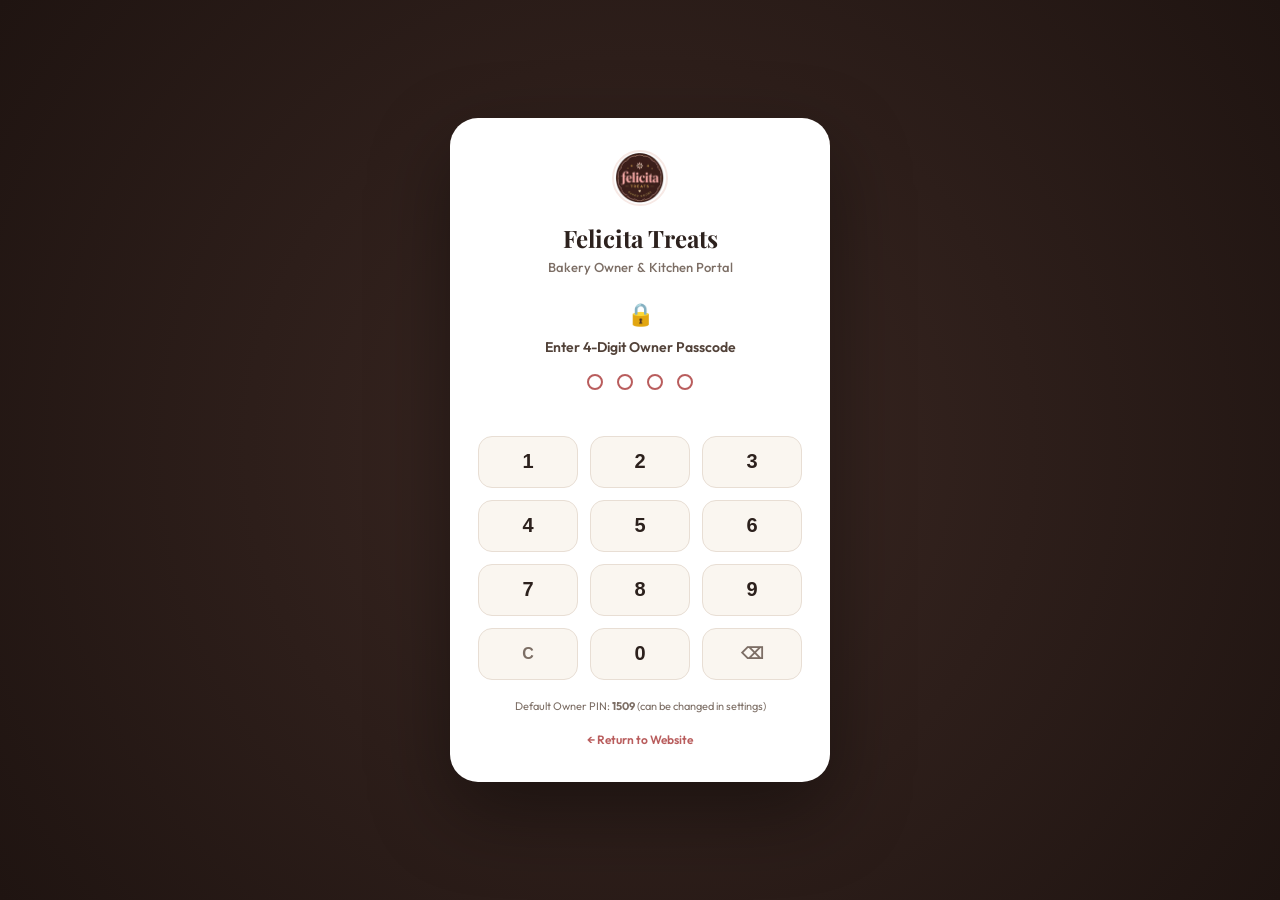
<file: admin.html>
<!DOCTYPE html>
<html lang="en">
<head>
    <meta charset="UTF-8">
    <meta name="viewport" content="width=device-width, initial-scale=1.0">
    <title>Owner Portal — Felicita Treats</title>
    <meta name="robots" content="noindex, nofollow">
    <link rel="icon" type="image/png" href="images/logo1.png">
    <link rel="preconnect" href="https://fonts.googleapis.com">
    <link rel="preconnect" href="https://fonts.gstatic.com" crossorigin>
    <link href="https://fonts.googleapis.com/css2?family=Outfit:wght@300;400;500;600;700;800&family=Playfair+Display:ital,wght@0,600;0,700;0,800;1,600&display=swap" rel="stylesheet">
    <link rel="stylesheet" href="admin.css?v=2.2.0">
</head>
<body>

    <!-- =====================================================
         1. SECURITY PASSCODE GATE
         ===================================================== -->
    <div class="pin-gate-overlay" id="pinGateOverlay">
        <div class="pin-gate-card">
            <div class="pin-brand">
                <img src="images/logo1.png" alt="Felicita Treats Logo" class="pin-logo">
                <h2>Felicita Treats</h2>
                <p class="pin-sub">Bakery Owner & Kitchen Portal</p>
            </div>

            <div class="pin-prompt">
                <span class="pin-lock-icon">🔒</span>
                <p>Enter 4-Digit Owner Passcode</p>
                <div class="pin-dots" id="pinDots">
                    <span class="dot"></span>
                    <span class="dot"></span>
                    <span class="dot"></span>
                    <span class="dot"></span>
                </div>
                <input type="password" id="pinHiddenInput" maxlength="4" autocomplete="off" autofocus>
                <p class="pin-error" id="pinError"></p>
            </div>

            <div class="pin-keypad">
                <button type="button" class="key-btn" data-key="1">1</button>
                <button type="button" class="key-btn" data-key="2">2</button>
                <button type="button" class="key-btn" data-key="3">3</button>
                <button type="button" class="key-btn" data-key="4">4</button>
                <button type="button" class="key-btn" data-key="5">5</button>
                <button type="button" class="key-btn" data-key="6">6</button>
                <button type="button" class="key-btn" data-key="7">7</button>
                <button type="button" class="key-btn" data-key="8">8</button>
                <button type="button" class="key-btn" data-key="9">9</button>
                <button type="button" class="key-btn action-key" data-action="clear">C</button>
                <button type="button" class="key-btn" data-key="0">0</button>
                <button type="button" class="key-btn action-key" data-action="back">⌫</button>
            </div>

            <p class="pin-hint">Default Owner PIN: <strong>1509</strong> (can be changed in settings)</p>
            <a href="index.html" class="pin-back-link">← Return to Website</a>
        </div>
    </div>


    <!-- =====================================================
         2. MAIN OWNER DASHBOARD
         ===================================================== -->
    <div class="dashboard-wrapper" id="dashboardWrapper" style="display: none;">

        <!-- TOP NAVIGATION -->
        <header class="dash-header">
            <div class="dash-header-left">
                <a href="index.html" class="dash-brand">
                    <img src="images/logo1.png" alt="Logo" class="dash-logo">
                    <div>
                        <h1>Felicita Treats</h1>
                        <span class="dash-badge">Owner Portal</span>
                    </div>
                </a>
                <div class="live-status-pill">
                    <span class="pulse-dot"></span>
                    <span>Live Orders</span>
                </div>
            </div>

            <div class="dash-clock-wrap">
                <span id="dashClock">--:--:--</span>
                <small id="dashDate">----, -- --- ----</small>
            </div>

            <div class="dash-header-actions">
                <button type="button" class="dash-btn" id="soundToggleBtn" title="Toggle Sound Alert">
                    <span id="soundIcon">🔔</span> Sound <strong id="soundStatusText">ON</strong>
                </button>
                <button type="button" class="dash-btn" id="refreshBtn" title="Refresh Orders from Server">
                    <span class="refresh-icon">🔄</span> Refresh
                </button>
                <button type="button" class="dash-btn primary" id="openManualOrderBtn">
                    <span>+</span> Manual Order
                </button>
                <button type="button" class="dash-btn secondary" id="openPasteOrderBtn">
                    <span>📋</span> Paste WhatsApp
                </button>
                <button type="button" class="dash-btn" id="openSettingsBtn" title="Portal Settings">
                    <span>⚙️</span> Settings
                </button>
                <button type="button" class="dash-btn danger" id="logoutBtn" title="Logout">
                    <span>🚪</span> Exit
                </button>
            </div>
        </header>

        <!-- NEW ORDER ALERT BANNER (REAL-TIME) -->
        <div class="new-order-banner" id="newOrderBanner" style="display: none;">
            <div class="banner-content">
                <span class="banner-icon">🍰</span>
                <div>
                    <strong>New Order Placed!</strong>
                    <span id="bannerOrderInfo">Order #FT-000000 just arrived!</span>
                </div>
            </div>
            <button type="button" class="banner-dismiss" id="dismissBannerBtn">View Order ➔</button>
        </div>

        <!-- MAIN CONTENT AREA -->
        <main class="dash-main">

            <!-- KPI SUMMARY METRICS -->
            <section class="kpi-grid">
                <div class="kpi-card total-orders">
                    <div class="kpi-icon">📦</div>
                    <div class="kpi-info">
                        <span class="kpi-label">Total Orders</span>
                        <h2 class="kpi-value" id="kpiTotalOrders">0</h2>
                        <small class="kpi-sub">All-time recorded</small>
                    </div>
                </div>

                <div class="kpi-card today-orders">
                    <div class="kpi-icon">📅</div>
                    <div class="kpi-info">
                        <span class="kpi-label">Today's Orders</span>
                        <h2 class="kpi-value" id="kpiTodayOrders">0</h2>
                        <small class="kpi-sub" id="kpiTodayDate">Today</small>
                    </div>
                </div>

                <div class="kpi-card today-revenue">
                    <div class="kpi-icon">💰</div>
                    <div class="kpi-info">
                        <span class="kpi-label">Today's Sales</span>
                        <h2 class="kpi-value" id="kpiTodayRevenue">₹0</h2>
                        <small class="kpi-sub">Total revenue today</small>
                    </div>
                </div>

                <div class="kpi-card active-kitchen">
                    <div class="kpi-icon">👨‍🍳</div>
                    <div class="kpi-info">
                        <span class="kpi-label">Active Kitchen</span>
                        <h2 class="kpi-value" id="kpiActiveKitchen">0</h2>
                        <small class="kpi-sub">Pending / In Baking / Out</small>
                    </div>
                </div>
            </section>

            <!-- CONTROLS & FILTER BAR -->
            <section class="controls-panel">
                <div class="status-tabs" id="statusTabs">
                    <button type="button" class="tab-btn active" data-status="all">
                        All <span class="tab-count" id="countAll">0</span>
                    </button>
                    <button type="button" class="tab-btn status-received" data-status="received">
                        🟡 New / Received <span class="tab-count" id="countReceived">0</span>
                    </button>
                    <button type="button" class="tab-btn status-preparing" data-status="preparing">
                        🔵 Baking / Kitchen <span class="tab-count" id="countPreparing">0</span>
                    </button>
                    <button type="button" class="tab-btn status-out" data-status="out_for_delivery">
                        🟣 Out for Delivery <span class="tab-count" id="countOut">0</span>
                    </button>
                    <button type="button" class="tab-btn status-delivered" data-status="delivered">
                        🟢 Delivered <span class="tab-count" id="countDelivered">0</span>
                    </button>
                    <button type="button" class="tab-btn status-cancelled" data-status="cancelled">
                        🔴 Cancelled <span class="tab-count" id="countCancelled">0</span>
                    </button>
                </div>

                <div class="filter-actions-row">
                    <div class="search-box">
                        <span class="search-icon">🔍</span>
                        <input type="text" id="orderSearchInput" placeholder="Search by Customer, Phone, or Order ID (e.g. FT-123456)...">
                        <button type="button" id="clearSearchBtn" class="clear-btn" style="display: none;">✕</button>
                    </div>

                    <div class="time-filter-wrap">
                        <select id="timeFilterSelect" class="dash-select">
                            <option value="all">Time: All Time</option>
                            <option value="today" selected>Time: Today</option>
                            <option value="yesterday">Time: Yesterday</option>
                            <option value="week">Time: This Week</option>
                        </select>
                    </div>

                    <div class="view-toggle">
                        <button type="button" class="view-btn active" id="viewCardsBtn" title="Cards View">⊞ Cards</button>
                        <button type="button" class="view-btn" id="viewTableBtn" title="Table View">☰ Table</button>
                    </div>

                    <div class="export-actions">
                        <button type="button" class="dash-btn export-btn" id="exportCsvBtn" title="Export to Excel / CSV">
                            📥 Export CSV
                        </button>
                    </div>
                </div>
            </section>

            <!-- ORDERS DISPLAY CONTAINER -->
            <section class="orders-container">
                <!-- EMPTY STATE -->
                <div class="empty-orders-state" id="emptyOrdersState" style="display: none;">
                    <div class="empty-icon">🍰</div>
                    <h3>No Orders Found</h3>
                    <p id="emptyOrdersText">No orders match the selected filters.</p>
                    <div class="empty-actions">
                        <button type="button" class="dash-btn primary" id="addSampleOrderBtn">+ Add Test Demo Order</button>
                    </div>
                </div>

                <!-- CARDS VIEW (DEFAULT) -->
                <div class="orders-cards-grid" id="ordersCardsGrid"></div>

                <!-- TABLE VIEW (COMPACT) -->
                <div class="orders-table-wrapper" id="ordersTableWrapper" style="display: none;">
                    <table class="orders-table">
                        <thead>
                            <tr>
                                <th>Order ID</th>
                                <th>Date & Time</th>
                                <th>Customer</th>
                                <th>Phone</th>
                                <th>Address</th>
                                <th>Items</th>
                                <th>Total</th>
                                <th>Payment</th>
                                <th>Status</th>
                                <th>Actions</th>
                            </tr>
                        </thead>
                        <tbody id="ordersTableBody"></tbody>
                    </table>
                </div>
            </section>

        </main>
    </div>


    <!-- =====================================================
         3. MODALS
         ===================================================== -->

    <!-- MANUAL ORDER MODAL -->
    <div class="admin-modal-backdrop" id="manualOrderBackdrop" style="display: none;">
        <div class="admin-modal-card">
            <div class="modal-header">
                <h3>➕ Create Manual / Phone Order</h3>
                <button type="button" class="modal-close-x" id="closeManualOrderX">×</button>
            </div>
            <form id="manualOrderForm" class="modal-form">
                <div class="form-row-2">
                    <div class="form-group">
                        <label>Customer Name *</label>
                        <input type="text" id="manualCustName" required placeholder="Full Name">
                    </div>
                    <div class="form-group">
                        <label>Mobile Number *</label>
                        <input type="tel" id="manualCustPhone" required placeholder="10-digit number">
                    </div>
                </div>

                <div class="form-group">
                    <label>Delivery Address (Vizag) *</label>
                    <textarea id="manualCustAddress" rows="2" required placeholder="Address with landmark"></textarea>
                </div>

                <div class="form-row-2">
                    <div class="form-group">
                        <label>Preferred Delivery Date</label>
                        <input type="date" id="manualCustDate">
                    </div>
                    <div class="form-group">
                        <label>Preferred Time</label>
                        <input type="text" id="manualCustTime" placeholder="e.g. 4:00 PM">
                    </div>
                </div>

                <div class="form-group">
                    <label>Order Item & Price</label>
                    <div class="manual-item-row">
                        <select id="manualItemSelect" class="dash-select">
                            <option value="Chocolate Cake|½ KG|399">Chocolate Cake (½ KG) — ₹399</option>
                            <option value="Chocolate Cake|1 KG|599">Chocolate Cake (1 KG) — ₹599</option>
                            <option value="Vanilla Cake|½ KG|349">Vanilla Cake (½ KG) — ₹349</option>
                            <option value="Vanilla Cake|1 KG|499">Vanilla Cake (1 KG) — ₹499</option>
                            <option value="Butterscotch Cake|½ KG|399">Butterscotch Cake (½ KG) — ₹399</option>
                            <option value="Black Forest Cake|½ KG|449">Black Forest Cake (½ KG) — ₹449</option>
                            <option value="Gulab Jamun Cake|½ KG|449">Gulab Jamun Cake (½ KG) — ₹449</option>
                            <option value="Ferrero Rocher Cake|½ KG|499">Ferrero Rocher Cake (½ KG) — ₹499</option>
                            <option value="Plain Cookie|Standard|39">Plain Cookie — ₹39</option>
                            <option value="Double Chocolate Cookie|Standard|49">Double Chocolate Cookie — ₹49</option>
                            <option value="Classic Brownie|Standard|79">Classic Brownie — ₹79</option>
                            <option value="Nutella Brownie|Standard|99">Nutella Brownie — ₹99</option>
                            <option value="Chocolate Cupcake|Single|49">Chocolate Cupcake — ₹49</option>
                        </select>
                        <input type="number" id="manualItemQty" min="1" max="50" value="1" style="width: 70px;">
                        <button type="button" class="dash-btn" id="addManualItemBtn">+ Add</button>
                    </div>
                    <div class="manual-items-list" id="manualItemsList"></div>
                </div>

                <div class="form-row-2">
                    <div class="form-group">
                        <label>Payment Method</label>
                        <select id="manualPaymentMethod" class="dash-select">
                            <option value="upi">UPI / QR Code</option>
                            <option value="card">Debit / Credit Card</option>
                            <option value="cash">Direct Cash / In-store</option>
                        </select>
                    </div>
                    <div class="form-group">
                        <label>Special Notes</label>
                        <input type="text" id="manualNotes" placeholder="e.g. Birthday message">
                    </div>
                </div>

                <div class="manual-total-wrap">
                    <span>Total Amount:</span>
                    <strong id="manualTotalDisplay">₹0</strong>
                </div>

                <div class="modal-footer">
                    <button type="button" class="dash-btn" id="closeManualOrderBtn">Cancel</button>
                    <button type="submit" class="dash-btn primary">Save & Add to Orders</button>
                </div>
            </form>
        </div>
    </div>

    <!-- PASTE WHATSAPP ORDER MODAL -->
    <div class="admin-modal-backdrop" id="pasteOrderBackdrop" style="display: none;">
        <div class="admin-modal-card">
            <div class="modal-header">
                <h3>📋 Paste WhatsApp Order Message</h3>
                <button type="button" class="modal-close-x" id="closePasteOrderX">×</button>
            </div>
            <div class="modal-form">
                <p class="modal-instruction">
                    Paste any WhatsApp message received from a customer or website notification. The system will auto-extract customer details, items, and total!
                </p>
                <div class="form-group">
                    <textarea id="pasteOrderTextarea" rows="8" placeholder="Paste the full WhatsApp order text here..."></textarea>
                </div>
                <div class="modal-footer">
                    <button type="button" class="dash-btn" id="closePasteOrderBtn">Cancel</button>
                    <button type="button" class="dash-btn primary" id="parseWhatsAppBtn">Auto-Parse & Import Order</button>
                </div>
            </div>
        </div>
    </div>

    <!-- SETTINGS MODAL -->
    <div class="admin-modal-backdrop" id="settingsBackdrop" style="display: none;">
        <div class="admin-modal-card">
            <div class="modal-header">
                <h3>⚙️ Owner Portal Settings</h3>
                <button type="button" class="modal-close-x" id="closeSettingsX">×</button>
            </div>
            <form id="settingsForm" class="modal-form">
                <div class="form-group">
                    <label>Owner WhatsApp Number (for incoming order alerts)</label>
                    <input type="text" id="settingOwnerPhone" placeholder="919515372424" value="919515372424">
                    <small>Default: 919515372424 (Include country code without + or dashes)</small>
                </div>

                <div class="form-group">
                    <label>Change Owner Portal Passcode PIN</label>
                    <input type="password" id="settingAdminPin" maxlength="4" placeholder="Current PIN: 1509">
                    <small>4-digit numeric passcode to access this portal</small>
                </div>

                <div class="form-group">
                    <label>Sound Notification</label>
                    <div style="display: flex; gap: 12px; align-items: center; margin-top: 6px;">
                        <button type="button" class="dash-btn" id="testChimeBtn">🔊 Test Alert Chime</button>
                        <span>Plays gentle bakery chime on new order</span>
                    </div>
                </div>

                <div class="form-group danger-zone">
                    <label style="color: #b95d5d;">Data Management</label>
                    <div style="display: flex; gap: 10px; margin-top: 8px;">
                        <button type="button" class="dash-btn" id="exportBackupBtn">💾 Download JSON Backup</button>
                        <button type="button" class="dash-btn danger" id="clearAllOrdersBtn">🗑️ Clear All Orders</button>
                    </div>
                </div>

                <div class="modal-footer">
                    <button type="button" class="dash-btn" id="closeSettingsBtn">Close</button>
                    <button type="submit" class="dash-btn primary">Save Settings</button>
                </div>
            </form>
        </div>
    </div>

    <!-- PRINT SLIP CONTAINER (ONLY VISIBLE DURING PRINT) -->
    <div id="printSlipContainer" class="print-slip"></div>

    <!-- SCRIPTS -->
    <script src="admin.js?v=2.2.0"></script>
</body>
</html>
</file>
<file: styles.css>
/* =========================================================
   FELICITA TREATS
   COMPLETE WEBSITE STYLES
   ========================================================= */


/* =========================================================
   1. ROOT VARIABLES
   ========================================================= */

:root {

    --cream: #fbf5ec;
    --paper: #fffaf4;
    --paper-dark: #f3e4d9;

    --ink: #2c211d;
    --brown: #3b211f;

    --muted: #7c6e65;
    --muted-light: #a2948b;

    --rose: #b95d5d;
    --rose-dark: #8f4448;
    --rose-light: #d99a96;

    --sage: #89957c;

    --line: #eadfd3;

    --pink-soft: #f8e9e5;
    --pink-section: #f7e9e5;

    --purple-dark: #21162d;

    --shadow-soft:
        0 20px 60px rgba(62, 38, 27, .08);

    --shadow-card:
        0 18px 45px rgba(62, 38, 27, .12);

    --radius-large: 32px;
    --radius-medium: 22px;
    --radius-small: 14px;

    --container: 1400px;

    /* EASY FLOATING IMAGE CONTROL */
    --floating-opacity: .055;

}


/* =========================================================
   2. RESET
   ========================================================= */

* {
    box-sizing: border-box;
    margin: 0;
    padding: 0;
}


html {
    scroll-behavior: smooth;
    scroll-padding-top: 100px;
}


body {
    min-height: 100vh;

    overflow-x: hidden;

    background:
        radial-gradient(
            circle at 80% 10%,
            rgba(185, 93, 93, .055),
            transparent 28%
        ),
        var(--cream);

    color: var(--ink);

    font-family:
        "DM Sans",
        sans-serif;
}


body.intro-active {
    overflow: hidden;
}


img {
    display: block;
    max-width: 100%;
}


a {
    color: inherit;
    text-decoration: none;
}


button,
input,
textarea,
select {
    font: inherit;
}


button {
    border: 0;
    outline: 0;
    cursor: pointer;
}


button,
a {
    -webkit-tap-highlight-color: transparent;
}


/* =========================================================
   3. TYPOGRAPHY
   ========================================================= */

h1,
h2,
h3,
.header-brand-name,
.footer-brand-name {
    font-family:
        "Abril Fatface",
        serif;

    font-weight: 400;
}


.eyebrow {
    color: var(--rose);

    font-size: 12px;

    font-weight: 700;

    line-height: 1;

    letter-spacing: 4px;

    text-transform: uppercase;
}


/* =========================================================
   4. CINEMATIC INTRO
   ========================================================= */

.brand-intro {
    position: fixed;

    inset: 0;

    z-index: 99999;

    display: flex;

    align-items: center;
    justify-content: center;

    overflow: hidden;

    pointer-events: none;

    background:
        radial-gradient(
            circle at center,
            #5b2d32 0%,
            #2b171b 42%,
            #100b0e 100%
        );

    animation:
        introExit
        1.2s
        cubic-bezier(.76, 0, .24, 1)
        3.8s
        forwards;
}


.intro-vignette {
    position: absolute;

    inset: 0;

    background:
        radial-gradient(
            circle at center,
            transparent 10%,
            rgba(0, 0, 0, .2) 45%,
            rgba(0, 0, 0, .8) 100%
        );

    opacity: 0;

    animation:
        vignetteReveal
        2s
        ease
        .1s
        forwards;
}


.intro-glow {
    position: absolute;

    width: 520px;
    height: 520px;

    border-radius: 50%;

    background:
        radial-gradient(
            circle,
            rgba(255, 230, 224, .35),
            rgba(185, 93, 93, .18) 35%,
            transparent 72%
        );

    filter: blur(25px);

    transform: scale(0);

    animation:
        introGlow
        2.2s
        cubic-bezier(.16, 1, .3, 1)
        .15s
        forwards;
}


.intro-content {
    position: relative;

    z-index: 10;

    width: 100%;

    display: flex;

    flex-direction: column;

    align-items: center;
    justify-content: center;

    text-align: center;
}


/* =========================================================
   5. INTRO LOGO
   ========================================================= */

.intro-logo-wrap {
    position: relative;

    width: 135px;
    height: 135px;

    display: flex;

    align-items: center;
    justify-content: center;

    opacity: 0;

    transform:
        scale(.2)
        rotate(-20deg);

    animation:
        introLogoReveal
        1.25s
        cubic-bezier(.16, 1, .3, 1)
        .4s
        forwards;
}


.intro-logo {
    position: relative;

    z-index: 3;

    width: 98px;
    height: 98px;

    object-fit: contain;

    filter:
        drop-shadow(
            0 0 20px rgba(255, 225, 220, .5)
        );
}


.intro-ring {
    position: absolute;

    inset: 4px;

    border:
        1px solid rgba(255, 255, 255, .3);

    border-radius: 50%;

    transform: scale(0);

    animation:
        ringReveal
        1.4s
        cubic-bezier(.16, 1, .3, 1)
        .7s
        forwards;
}


.intro-ring::before,
.intro-ring::after {
    content: "";

    position: absolute;

    border-radius: 50%;

    border: 1px solid transparent;
}


.intro-ring::before {
    inset: -12px;

    border-top-color:
        rgba(255, 255, 255, .8);

    animation:
        ringSpin
        2.4s
        linear
        1s
        infinite;
}


.intro-ring::after {
    inset: -23px;

    border-bottom-color:
        rgba(168, 92, 97, .8);

    animation:
        ringSpinReverse
        4s
        linear
        1s
        infinite;
}


/* =========================================================
   6. INTRO BRAND NAME
   ========================================================= */

.intro-name {
    position: relative;

    margin-top: 30px;

    padding: 5px 12px 15px;

    overflow: hidden;

    perspective: 900px;
}


.intro-brand-name {
    display: flex;

    align-items: center;
    justify-content: center;

    margin: 0;

    color: #fff7f2;

    font-family:
        "Abril Fatface",
        serif;

    font-size:
        clamp(42px, 7vw, 92px);

    font-weight: 400;

    line-height: .95;

    letter-spacing: 1px;

    white-space: nowrap;

    text-align: center;

    text-shadow:
        0 8px 25px rgba(0, 0, 0, .35);
}


.intro-brand-name span:not(.brand-space) {
    display: inline-block;

    opacity: 0;

    transform:
        translateY(80px)
        rotateX(-90deg)
        scale(.7);

    transform-origin:
        center bottom;

    filter: blur(12px);

    animation:
        letterReveal
        .95s
        cubic-bezier(.16, 1, .3, 1)
        forwards;
}


.intro-brand-name span:nth-child(1) {
    animation-delay: .95s;
}

.intro-brand-name span:nth-child(2) {
    animation-delay: 1.02s;
}

.intro-brand-name span:nth-child(3) {
    animation-delay: 1.09s;
}

.intro-brand-name span:nth-child(4) {
    animation-delay: 1.16s;
}

.intro-brand-name span:nth-child(5) {
    animation-delay: 1.23s;
}

.intro-brand-name span:nth-child(6) {
    animation-delay: 1.30s;
}

.intro-brand-name span:nth-child(7) {
    animation-delay: 1.37s;
}

.intro-brand-name span:nth-child(8) {
    animation-delay: 1.44s;
}

.intro-brand-name span:nth-child(10) {
    animation-delay: 1.67s;
}

.intro-brand-name span:nth-child(11) {
    animation-delay: 1.74s;
}

.intro-brand-name span:nth-child(12) {
    animation-delay: 1.81s;
}

.intro-brand-name span:nth-child(13) {
    animation-delay: 1.88s;
}

.intro-brand-name span:nth-child(14) {
    animation-delay: 1.95s;
}

.intro-brand-name span:nth-child(15) {
    animation-delay: 2.02s;
}


.brand-space {
    display: inline-block;

    width: .28em;

    flex-shrink: 0;
}


.intro-name::after {
    content: "";

    position: absolute;

    z-index: 20;

    top: -40%;
    bottom: -40%;

    left: -30%;

    width: 14%;

    background:
        linear-gradient(
            90deg,
            transparent,
            rgba(255, 255, 255, .95),
            transparent
        );

    transform: skewX(-20deg);

    pointer-events: none;

    animation:
        brandLightSweep
        1.2s
        ease
        2.6s
        forwards;
}


.intro-tagline {
    margin-top: 25px;

    color:
        rgba(255, 247, 242, .7);

    font-size: 11px;

    font-weight: 600;

    letter-spacing: 4px;

    opacity: 0;

    transform: translateY(15px);

    animation:
        taglineReveal
        1s
        ease
        2.4s
        forwards;
}


.intro-line {
    position: absolute;

    bottom: 12%;
    left: 50%;

    width: 0;
    height: 1px;

    background:
        rgba(255, 255, 255, .3);

    transform:
        translateX(-50%);

    animation:
        lineReveal
        1.2s
        ease
        2.7s
        forwards;
}


/* =========================================================
   7. HEADER
   ========================================================= */

.topbar {
    position: sticky;

    top: 0;

    z-index: 1000;

    width: 100%;

    min-height: 82px;

    padding:
        16px 6vw;

    display: flex;

    align-items: center;

    justify-content: space-between;

    background:
        rgba(251, 245, 236, .88);

    border-bottom:
        1px solid rgba(234, 223, 211, .75);

    backdrop-filter: blur(18px);

    -webkit-backdrop-filter: blur(18px);
}


.brand {
    display: flex;

    align-items: center;

    gap: 13px;
}


.logo {
    width: 48px;
    height: 48px;

    flex-shrink: 0;

    object-fit: contain;
}


.header-brand-name {
    font-size: 27px;

    letter-spacing: -.5px;
}


.menu-nav {
    display: flex;

    align-items: center;

    gap: 32px;
}


.menu-nav a {
    position: relative;

    padding: 5px 0;

    color: var(--muted);

    font-size: 14px;

    font-weight: 600;

    transition:
        color .25s ease;
}


.menu-nav a::after {
    content: "";

    position: absolute;

    left: 0;
    bottom: -6px;

    width: 0;
    height: 2px;

    border-radius: 10px;

    background: var(--rose);

    transition:
        width .3s ease;
}


.menu-nav a:hover,
.menu-nav a.active {
    color: var(--ink);
}


.menu-nav a:hover::after,
.menu-nav a.active::after {
    width: 100%;
}


/* =========================================================
   8. FLOATING DESSERT BACKGROUND
   ========================================================= */

.floating-desserts {
    position: fixed;

    inset: 0;

    z-index: 5;

    width: 100%;
    height: 100vh;

    overflow: hidden;

    pointer-events: none;

    user-select: none;
}


.floating-dessert {
    position: absolute;

    display: block;

    object-fit: contain;

    pointer-events: none;

    user-select: none;

    opacity: var(--floating-opacity);

    filter:
        blur(.8px)
        saturate(.55);

    mix-blend-mode: multiply;

    will-change:
        transform,
        opacity;
}


.dessert-cake {
    width: 78px;
    height: 78px;
}


.dessert-brownie {
    width: 64px;
    height: 64px;

    opacity: .07;
}


.dessert-cookie {
    width: 58px;
    height: 58px;

    opacity: .06;
}


.dessert-cupcake {
    width: 68px;
    height: 68px;

    opacity: .065;
}


/* POSITIONS */

.dessert-1 {
    top: 12%;
    left: 4%;

    animation:
        dessertFloatOne
        20s
        ease-in-out
        infinite;
}


.dessert-2 {
    top: 30%;
    right: 5%;

    animation:
        dessertFloatTwo
        23s
        ease-in-out
        infinite;
}


.dessert-3 {
    top: 46%;
    left: 7%;

    animation:
        dessertFloatThree
        19s
        ease-in-out
        infinite;
}


.dessert-4 {
    top: 68%;
    right: 8%;

    animation:
        dessertFloatFour
        24s
        ease-in-out
        infinite;
}


.dessert-5 {
    top: 17%;
    left: 42%;

    animation:
        dessertFloatFive
        21s
        ease-in-out
        infinite;
}


.dessert-6 {
    bottom: 12%;
    left: 17%;

    animation:
        dessertFloatSix
        22s
        ease-in-out
        infinite;
}


.dessert-7 {
    top: 10%;
    right: 20%;

    animation:
        dessertFloatSeven
        25s
        ease-in-out
        infinite;
}


.dessert-8 {
    bottom: 18%;
    right: 24%;

    animation:
        dessertFloatEight
        20s
        ease-in-out
        infinite;
}


/* =========================================================
   9. FLOATING ANIMATIONS
   ========================================================= */

@keyframes dessertFloatOne {

    0%,
    100% {
        transform:
            translate3d(0, 0, 0)
            rotate(-8deg)
            scale(1);
    }

    25% {
        transform:
            translate3d(18px, -25px, 0)
            rotate(2deg)
            scale(1.03);
    }

    50% {
        transform:
            translate3d(-10px, -45px, 0)
            rotate(8deg)
            scale(.97);
    }

    75% {
        transform:
            translate3d(25px, -20px, 0)
            rotate(-2deg)
            scale(1.02);
    }
}


@keyframes dessertFloatTwo {

    0%,
    100% {
        transform:
            translate3d(0, 0, 0)
            rotate(6deg);
    }

    50% {
        transform:
            translate3d(-30px, 40px, 0)
            rotate(-8deg);
    }
}


@keyframes dessertFloatThree {

    0%,
    100% {
        transform:
            translate3d(0, 0, 0)
            rotate(-5deg);
    }

    50% {
        transform:
            translate3d(35px, -35px, 0)
            rotate(7deg);
    }
}


@keyframes dessertFloatFour {

    0%,
    100% {
        transform:
            translate3d(0, 0, 0)
            rotate(7deg);
    }

    50% {
        transform:
            translate3d(-25px, -45px, 0)
            rotate(-6deg);
    }
}


@keyframes dessertFloatFive {

    0%,
    100% {
        transform:
            translate3d(0, 0, 0)
            rotate(0deg);
    }

    50% {
        transform:
            translate3d(-35px, 30px, 0)
            rotate(15deg);
    }
}


@keyframes dessertFloatSix {

    0%,
    100% {
        transform:
            translate3d(0, 0, 0)
            rotate(-10deg);
    }

    50% {
        transform:
            translate3d(25px, -30px, 0)
            rotate(5deg);
    }
}


@keyframes dessertFloatSeven {

    0%,
    100% {
        transform:
            translate3d(0, 0, 0)
            rotate(8deg);
    }

    50% {
        transform:
            translate3d(-40px, 35px, 0)
            rotate(-5deg);
    }
}


@keyframes dessertFloatEight {

    0%,
    100% {
        transform:
            translate3d(0, 0, 0)
            rotate(-5deg);
    }

    50% {
        transform:
            translate3d(35px, -40px, 0)
            rotate(8deg);
    }
}


/* =========================================================
   10. HERO
   ========================================================= */

.hero {
    position: relative;

    min-height:
        calc(100vh - 82px);

    padding:
        90px 7vw;

    display: grid;

    grid-template-columns:
        minmax(0, 1.05fr)
        minmax(380px, .95fr);

    align-items: center;

    gap: 70px;

    overflow: hidden;

    isolation: isolate;
}


.hero-copy {
    position: relative;

    z-index: 20;

    max-width: 760px;
}


.hero-eyebrow {
    opacity: 0;

    animation:
        heroTextIn
        1s
        cubic-bezier(.16, 1, .3, 1)
        4.2s
        forwards;
}


.hero h1 {
    margin-top: 28px;

    font-size:
        clamp(68px, 8vw, 125px);

    line-height: .88;

    letter-spacing: -4px;

    opacity: 0;

    transform: translateY(50px);

    animation:
        heroTextIn
        1.2s
        cubic-bezier(.16, 1, .3, 1)
        4.35s
        forwards;
}


.hero h1 em {
    color: var(--rose);

    font-style: italic;
}


.hero-text {
    max-width: 650px;

    margin-top: 34px;

    color: #665b54;

    font-size: 18px;

    line-height: 1.7;

    opacity: 0;

    transform: translateY(30px);

    animation:
        heroTextIn
        1s
        cubic-bezier(.16, 1, .3, 1)
        4.55s
        forwards;
}


/* =========================================================
   11. HERO BUTTONS
   ========================================================= */

.hero-actions {
    display: flex;

    align-items: center;

    gap: 24px;

    margin-top: 35px;

    opacity: 0;

    transform: translateY(25px);

    animation:
        heroTextIn
        1s
        cubic-bezier(.16, 1, .3, 1)
        4.7s
        forwards;
}


.primary-btn {
    display: inline-flex;

    align-items: center;
    justify-content: center;

    min-height: 56px;

    padding:
        0 28px;

    border-radius: 999px;

    background: var(--rose);

    color: #fff;

    font-size: 14px;

    font-weight: 700;

    box-shadow:
        0 12px 30px rgba(143, 68, 72, .18);

    transition:
        transform .3s ease,
        background .3s ease,
        box-shadow .3s ease;
}


.primary-btn:hover {
    transform: translateY(-4px);

    background: var(--rose-dark);

    box-shadow:
        0 18px 38px rgba(143, 68, 72, .25);
}


.primary-btn:active {
    transform:
        translateY(-1px)
        scale(.98);
}


.text-btn {
    position: relative;

    display: inline-flex;

    align-items: center;

    color: var(--ink);

    font-size: 14px;

    font-weight: 700;
}


.text-btn::after {
    content: "";

    position: absolute;

    left: 0;
    bottom: -7px;

    width: 0;
    height: 1px;

    background: var(--ink);

    transition:
        width .3s ease;
}


.text-btn:hover::after {
    width: 100%;
}


/* =========================================================
   12. TRUST ROW
   ========================================================= */

.trust-row {
    display: flex;

    align-items: center;

    gap: 9px;

    margin-top: 25px;

    color: var(--muted);

    font-size: 13px;

    opacity: 0;

    animation:
        heroTextIn
        1s
        ease
        4.9s
        forwards;
}


.trust-row span:first-child {
    color: var(--rose);

    font-size: 22px;
}


/* =========================================================
   13. IMPORTANT ORDER NOTE
   ========================================================= */

.important-note {
    display: block;

    width: 100%;

    max-width: 680px;

    margin-top: 22px;

    padding:
        20px 24px;

    background: #fff7f4;

    border:
        1px solid rgba(168, 92, 97, .22);

    border-radius: 18px;

    color: var(--brown);

    box-shadow:
        0 10px 30px rgba(59, 33, 31, .06);

    position: relative;

    z-index: 20;

    transition:
        transform .3s ease,
        box-shadow .3s ease,
        border-color .3s ease;
}


.important-note:hover {
    transform: translateY(-2px);

    border-color:
        rgba(168, 92, 97, .35);

    box-shadow:
        0 14px 35px rgba(59, 33, 31, .09);
}


.important-note-title {
    display: flex;

    align-items: center;

    gap: 10px;

    margin-bottom: 14px;

    color: var(--rose-dark);

    font-size: 12px;

    font-weight: 700;

    letter-spacing: 2px;

    line-height: 1.2;

    text-transform: uppercase;
}


.note-icon {
    width: 27px;
    height: 27px;

    flex-shrink: 0;

    display: inline-flex;

    align-items: center;
    justify-content: center;

    border-radius: 50%;

    background: var(--rose-dark);

    color: #fff;

    font-size: 14px;

    font-weight: 700;
}


.important-note ul {
    margin: 0;

    padding-left: 23px;

    color: #665858;

    font-size: 13px;

    line-height: 1.65;
}


.important-note li {
    margin:
        0 0 9px;

    padding-left: 5px;
}


.important-note li:last-child {
    margin-bottom: 0;
}


.important-note strong {
    color: var(--rose-dark);

    font-weight: 700;
}


.note-thanks {
    margin-top: 14px;

    color: var(--rose-dark);

    font-family:
        "Playfair Display",
        serif;

    font-size: 13px;

    font-style: italic;

    line-height: 1.5;
}


/* =========================================================
   14. HERO ART
   ========================================================= */

.hero-art {
    position: relative;

    z-index: 20;

    min-height: 570px;

    display: flex;

    align-items: center;
    justify-content: center;

    opacity: 0;

    transform:
        translateY(60px)
        scale(.94);

    animation:
        heroArtIn
        1.4s
        cubic-bezier(.16, 1, .3, 1)
        4.35s
        forwards;
}


.blob {
    position: absolute;

    width:
        min(520px, 85%);

    aspect-ratio: 1;

    border-radius:
        48% 52% 57% 43%
        /
        44% 43% 57% 56%;

    background:
        radial-gradient(
            circle at 35% 25%,
            #fffaf4 0%,
            #ead6c8 45%,
            #d8b8a8 100%
        );

    filter:
        drop-shadow(
            0 35px 60px rgba(74, 43, 31, .15)
        );

    animation:
        blobFloat
        7s
        ease-in-out
        infinite;
}


.cake-card {
    position: relative;

    z-index: 5;

    width:
        min(370px, 80%);

    padding: 22px;

    border-radius:
        var(--radius-large);

    background:
        rgba(255, 250, 244, .84);

    border:
        1px solid rgba(255, 255, 255, .85);

    box-shadow:
        var(--shadow-card);

    backdrop-filter: blur(14px);

    -webkit-backdrop-filter: blur(14px);

    transform: rotate(3deg);

    transition:
        transform .5s
        cubic-bezier(.16, 1, .3, 1);
}


.cake-card:hover {
    transform:
        rotate(0deg)
        translateY(-8px);
}


.cake {
    width: 100%;

    aspect-ratio:
        1 / .86;

    overflow: hidden;

    border-radius: 22px;

    background: #eadbd0;
}


.cake img {
    width: 100%;
    height: 100%;

    object-fit: cover;

    transition:
        transform .8s
        cubic-bezier(.16, 1, .3, 1);
}


.cake-card:hover .cake img {
    transform: scale(1.06);
}


.cake-card > span {
    display: block;

    margin-top: 18px;

    color: var(--rose);

    font-size: 11px;

    font-weight: 700;

    letter-spacing: 2px;

    text-transform: uppercase;
}


.cake-card strong {
    display: block;

    margin-top: 8px;

    font-family:
        "Playfair Display",
        serif;

    font-size: 22px;

    font-weight: 600;
}


.cake-card small {
    display: block;

    margin-top: 6px;

    color: var(--muted);

    font-size: 13px;
}


.floating-note {
    position: absolute;

    z-index: 6;

    right: 0;
    bottom: 85px;

    padding:
        17px 21px;

    border-radius: 18px;

    background: var(--brown);

    color: #fffaf4;

    font-family:
        "Playfair Display",
        serif;

    font-size: 14px;

    line-height: 1.4;

    box-shadow:
        var(--shadow-card);

    transform: rotate(-5deg);

    animation:
        noteFloat
        5s
        ease-in-out
        infinite;
}


/* =========================================================
   15. HERO GLOW
   ========================================================= */

.hero-glow {
    position: absolute;

    z-index: 1;

    width: 350px;
    height: 350px;

    border-radius: 50%;

    filter: blur(80px);

    pointer-events: none;
}


.hero-glow-one {
    top: -150px;
    right: 10%;

    background:
        rgba(185, 93, 93, .12);

    animation:
        glowMove
        8s
        ease-in-out
        infinite
        alternate;
}


.hero-glow-two {
    left: -150px;
    bottom: -150px;

    background:
        rgba(137, 149, 124, .10);

    animation:
        glowMove
        10s
        ease-in-out
        infinite
        alternate-reverse;
}


/* =========================================================
   16. HERO PARTICLES
   ========================================================= */

.hero-particles {
    position: absolute;

    inset: 0;

    z-index: 2;

    pointer-events: none;
}


.hero-particles span {
    position: absolute;

    width: 5px;
    height: 5px;

    border-radius: 50%;

    background:
        var(--rose-light);

    opacity: .35;

    animation:
        particleFloat
        6s
        ease-in-out
        infinite;
}


.hero-particles span:nth-child(1) {
    left: 12%;
    top: 25%;
}

.hero-particles span:nth-child(2) {
    left: 30%;
    top: 70%;
    animation-delay: -2s;
}

.hero-particles span:nth-child(3) {
    left: 45%;
    top: 18%;
    animation-delay: -4s;
}

.hero-particles span:nth-child(4) {
    left: 62%;
    top: 35%;
    animation-delay: -1s;
}

.hero-particles span:nth-child(5) {
    left: 74%;
    top: 78%;
    animation-delay: -3s;
}

.hero-particles span:nth-child(6) {
    left: 84%;
    top: 25%;
    animation-delay: -5s;
}

.hero-particles span:nth-child(7) {
    left: 90%;
    top: 55%;
    animation-delay: -2.5s;
}

.hero-particles span:nth-child(8) {
    left: 25%;
    top: 48%;
    animation-delay: -4.5s;
}


/* =========================================================
   17. MENU SECTION
   ========================================================= */

.section {
    position: relative;

    z-index: 10;

    padding:
        120px 7vw;
}


.section-head {
    display: flex;

    align-items: flex-end;

    justify-content: space-between;

    gap: 40px;

    margin-bottom: 55px;
}


.section-head h2 {
    margin-top: 18px;

    font-size:
        clamp(48px, 6vw, 82px);

    line-height: .95;

    letter-spacing: -2px;
}


.filters {
    display: flex;

    align-items: center;

    justify-content: flex-end;

    flex-wrap: wrap;

    gap: 9px;
}


.filter {
    padding:
        11px 17px;

    border:
        1px solid var(--line);

    border-radius: 999px;

    background: transparent;

    color: var(--muted);

    font-size: 12px;

    font-weight: 700;

    transition:
        background .25s ease,
        color .25s ease,
        border-color .25s ease,
        transform .25s ease;
}


.filter:hover {
    transform: translateY(-2px);

    border-color:
        var(--rose-light);

    color: var(--rose);
}


.filter.active {
    background: var(--brown);

    border-color: var(--brown);

    color: #fff;
}


/* =========================================================
   18. PRODUCT GRID
   ========================================================= */

.product-grid {
    display: grid;

    grid-template-columns:
        repeat(4, minmax(0, 1fr));

    gap: 24px;
}


/* =========================================================
   19. PRODUCT CARD
   ========================================================= */

/* =========================================================
   CART PRODUCT ACTIONS
   ========================================================= */

.product-actions {
    margin-top: 15px;
}

.product-card .add-to-cart-btn {
    width: 100%;
    min-height: 44px;
    border: 0;
    border-radius: 999px;
    background: var(--rose);
    color: #fff;
    font-size: 12px;
    font-weight: 800;
    box-shadow: 0 9px 20px rgba(143,68,72,.13);
    transition: transform .25s ease, background .25s ease, box-shadow .25s ease;
    cursor: pointer;
}

.product-card .add-to-cart-btn:hover {
    transform: translateY(-2px);
    background: var(--rose-dark);
    box-shadow: 0 12px 24px rgba(143,68,72,.18);
}

.variant-add-grid {
    display: grid;
    grid-template-columns: repeat(3, minmax(0, 1fr));
    gap: 7px;
}

.variant-add-grid .add-to-cart-btn {
    min-height: 52px;
    padding: 7px 4px;
    border-radius: 13px;
    display: flex;
    flex-direction: column;
    align-items: center;
    justify-content: center;
    gap: 2px;
    line-height: 1.1;
}

.variant-add-grid .add-to-cart-btn span {
    font-size: 9px;
    opacity: .9;
}

.variant-add-grid .add-to-cart-btn strong {
    font-size: 12px;
}

.product-card {
    position: relative;

    overflow: hidden;

    border-radius:
        var(--radius-medium);

    background:
        var(--paper);

    border:
        1px solid var(--line);

    box-shadow:
        0 10px 30px rgba(62, 38, 27, .04);

    transition:
        transform .4s
        cubic-bezier(.16, 1, .3, 1),
        box-shadow .4s ease;
}


.product-card:hover {
    transform:
        translateY(-8px);

    box-shadow:
        var(--shadow-card);
}


/* =========================================================
   20. PRODUCT IMAGE
   ========================================================= */

.product-img {
    position: relative;

    width: 100%;

    height: 250px;

    overflow: hidden;

    background: #f0e3d8;
}


.product-img img {
    width: 100%;
    height: 100%;

    object-fit: cover;

    transition:
        transform .7s
        cubic-bezier(.16, 1, .3, 1);
}


.product-card:hover .product-img img {
    transform: scale(1.07);
}


/* =========================================================
   21. PRODUCT INFO
   ========================================================= */

.product-info {
    padding: 20px;
}


.product-info h3 {
    margin-bottom: 7px;

    font-size: 19px;

    line-height: 1.3;
}


.product-info p {
    margin-bottom: 12px;

    color: #766b66;

    font-size: 14px;

    line-height: 1.55;
}


.product-price {
    color: var(--rose-dark);

    font-size: 17px;

    font-weight: 700;
}


/* =========================================================
   22. CAKE PRICE OPTIONS
   ========================================================= */

.cake-prices {
    display: grid;

    grid-template-columns:
        repeat(3, minmax(0, 1fr));

    gap: 7px;

    margin-top: 16px;
}


.cake-price {
    padding:
        9px 5px;

    border:
        1px solid var(--line);

    border-radius: 12px;

    background:
        var(--cream);

    text-align: center;

    transition:
        transform .25s ease,
        background .25s ease,
        border-color .25s ease;
}


.cake-price:hover {
    transform:
        translateY(-2px);

    background:
        var(--pink-soft);

    border-color:
        #d9b8b2;
}


.cake-price span {
    display: block;

    margin-bottom: 3px;

    color: #806d6d;

    font-size: 10px;

    font-weight: 700;

    letter-spacing: .5px;

    text-transform: uppercase;
}


.cake-price strong {
    display: block;

    color: var(--rose-dark);

    font-family:
        "DM Sans",
        sans-serif;

    font-size: 14px;
}


/* =========================================================
   23. ABOUT / STORY
   ========================================================= */

.story {
    position: relative;

    z-index: 10;

    padding:
        110px 7vw;

    display: grid;

    grid-template-columns:
        minmax(0, .9fr)
        minmax(0, 1.1fr);

    align-items: center;

    gap: 80px;

    background:
        var(--pink-section);
}


.story-photo {
    position: relative;

    min-height: 500px;

    overflow: hidden;

    display: grid;

    place-items: center;

    border-radius: 32px;

    background:
        radial-gradient(
            circle at 50% 40%,
            #f8ddd8,
            #edc9c2 55%,
            #dfb6af 100%
        );

    box-shadow:
        0 25px 60px rgba(70, 35, 35, .10);
}


.story-photo::before,
.story-photo::after {
    content: "";

    position: absolute;

    border-radius: 50%;
}


.story-photo::before {
    width: 320px;
    height: 320px;

    border:
        1px solid rgba(141, 63, 69, .18);
}


.story-photo::after {
    width: 400px;
    height: 400px;

    border:
        1px solid rgba(255, 255, 255, .5);
}


.story-photo img {
    position: relative;

    z-index: 2;

    width: 220px;
    height: 220px;

    object-fit: contain;

    filter:
        drop-shadow(
            0 20px 30px rgba(60, 30, 30, .15)
        );

    transition:
        transform .6s
        cubic-bezier(.16, 1, .3, 1);
}


.story-photo:hover img {
    transform:
        scale(1.06)
        rotate(-2deg);
}


.story-content {
    max-width: 680px;
}


.story h2 {
    margin-top: 14px;

    font-size:
        clamp(42px, 5vw, 70px);

    line-height: .98;

    letter-spacing: -2px;
}


.story-content > p:not(.eyebrow) {
    margin-top: 20px;

    color: #594747;

    font-size: 16px;

    line-height: 1.75;
}


.story-content strong {
    color: var(--rose-dark);

    font-weight: 700;
}


.story-intro {
    color: var(--brown) !important;

    font-size: 19px !important;

    line-height: 1.7 !important;
}


/* =========================================================
   24. ABOUT STATS
   ========================================================= */

.stats {
    display: flex;

    align-items: flex-start;

    gap: 70px;

    margin-top: 38px;
}


.stats div {
    display: flex;

    flex-direction: column;
}


.stats strong {
    color: var(--rose-dark);

    font-family:
        "DM Sans",
        sans-serif;

    font-size: 34px;

    font-weight: 700;

    line-height: 1;
}


.stats span {
    margin-top: 7px;

    color: #5e5050;

    font-size: 13px;

    font-weight: 500;
}


/* =========================================================
   25. CONTACT
   ========================================================= */

.contact-section {
    position: relative;

    z-index: 10;

    overflow: hidden;

    padding:
        130px 7vw 55px;

    background:
        radial-gradient(
            circle at 12% 25%,
            rgba(217, 154, 150, .18),
            transparent 25%
        ),
        radial-gradient(
            circle at 88% 70%,
            rgba(137, 149, 124, .10),
            transparent 25%
        ),
        var(--cream);
}


.contact-inner {
    position: relative;

    z-index: 20;

    max-width:
        var(--container);

    margin: 0 auto;

    display: grid;

    grid-template-columns:
        minmax(0, 1fr)
        minmax(380px, .72fr);

    align-items: center;

    gap: 90px;
}


.contact-copy {
    max-width: 700px;
}


.contact-eyebrow {
    margin-bottom: 24px;
}


.contact-copy h2 {
    font-size:
        clamp(55px, 7vw, 105px);

    line-height: .9;

    letter-spacing: -3px;
}


.contact-copy h2 em {
    color: var(--rose);

    font-style: italic;
}


.contact-description {
    max-width: 590px;

    margin-top: 30px;

    color: #665b54;

    font-size: 17px;

    line-height: 1.75;
}


.contact-note {
    max-width: 590px;

    margin-top: 20px;

    color: var(--muted);

    font-size: 13px;

    line-height: 1.6;
}


.contact-note strong {
    color: var(--rose-dark);
}


/* =========================================================
   26. CONTACT OPTIONS
   ========================================================= */

.contact-options {
    display: flex;

    flex-direction: column;

    gap: 15px;
}


.contact-card {
    position: relative;

    z-index: 20;

    display: grid;

    grid-template-columns:
        58px
        minmax(0, 1fr)
        35px;

    align-items: center;

    gap: 18px;

    min-height: 105px;

    padding:
        20px 22px;

    border:
        1px solid rgba(168, 92, 97, .15);

    border-radius: 24px;

    background:
        rgba(255, 250, 244, .82);

    box-shadow:
        0 14px 35px rgba(62, 38, 27, .06);

    backdrop-filter: blur(12px);

    -webkit-backdrop-filter: blur(12px);

    transition:
        transform .35s
        cubic-bezier(.16, 1, .3, 1),
        box-shadow .35s ease,
        border-color .35s ease;
}


.contact-card:hover {
    transform:
        translateX(8px);

    border-color:
        rgba(168, 92, 97, .32);

    box-shadow:
        0 20px 45px rgba(62, 38, 27, .10);
}


.contact-card-icon {
    width: 58px;
    height: 58px;

    display: grid;

    place-items: center;

    border-radius: 18px;

    background:
        var(--pink-soft);
}


.contact-card-icon img {
    width: 29px;
    height: 29px;

    object-fit: contain;
}


.contact-card-content {
    min-width: 0;

    display: flex;

    flex-direction: column;
}


.contact-card-content span {
    color: var(--rose);

    font-size: 10px;

    font-weight: 700;

    letter-spacing: 2px;
}


.contact-card-content strong {
    margin-top: 4px;

    color: var(--brown);

    font-family:
        "Playfair Display",
        serif;

    font-size: 20px;

    font-weight: 600;

    overflow-wrap: anywhere;
}


.contact-card-content small {
    margin-top: 3px;

    color: var(--muted);

    font-size: 11px;
}


.contact-arrow {
    display: grid;

    place-items: center;

    width: 35px;
    height: 35px;

    border-radius: 50%;

    background:
        var(--brown);

    color: #fff;

    font-size: 17px;

    transition:
        transform .3s ease,
        background .3s ease;
}


.contact-card:hover .contact-arrow {
    transform:
        rotate(45deg);

    background:
        var(--rose-dark);
}


/* =========================================================
   27. CONTACT DECORATIONS
   ========================================================= */

.contact-decoration {
    position: absolute;

    display: grid;

    place-items: center;

    pointer-events: none;

    user-select: none;
}


.contact-cake {
    color:
        rgba(185, 93, 93, .18);

    font-family:
        "Playfair Display",
        serif;
}


.contact-cake-1 {
    top: 90px;
    left: 3%;

    width: 90px;
    height: 90px;

    border:
        1px solid rgba(185, 93, 93, .15);

    border-radius: 50%;

    font-size: 35px;

    animation:
        contactFloat
        6s
        ease-in-out
        infinite;
}


.contact-cake-2 {
    top: 18%;
    right: 4%;

    font-size: 42px;

    animation:
        contactFloat
        7s
        ease-in-out
        -2s
        infinite;
}


.contact-cake-3 {
    right: 35%;
    bottom: 15%;

    font-size: 30px;

    animation:
        contactFloat
        5s
        ease-in-out
        -1s
        infinite;
}


/* =========================================================
   28. CONTACT BOTTOM
   ========================================================= */

.contact-bottom {
    position: relative;

    z-index: 20;

    max-width:
        var(--container);

    margin:
        110px auto 0;

    padding-top: 24px;

    display: flex;

    align-items: center;
    justify-content: center;

    gap: 14px;

    border-top:
        1px solid rgba(124, 110, 101, .16);

    color: var(--muted);

    font-size: 9px;

    font-weight: 700;

    letter-spacing: 3px;
}


.contact-bottom i {
    width: 4px;
    height: 4px;

    border-radius: 50%;

    background:
        var(--rose-light);
}


/* =========================================================
   29. FOOTER
   ========================================================= */

footer {
    position: relative;

    z-index: 20;

    padding:
        45px 7vw;

    display: flex;

    align-items: center;
    justify-content: center;

    background:
        var(--purple-dark);

    color: #fff;

    text-align: center;
}


.footer-brand {
    justify-content: center;
}


.footer-brand-name {
    color: #fff;

    font-size: 25px;
}


footer p {
    margin-top: 14px;

    color: rgba(255, 255, 255, .65);

    font-size: 13px;
}


/* =========================================================
   30. TOAST
   ========================================================= */

.toast {
    position: fixed;

    left: 50%;
    bottom: 30px;

    z-index: 100000;

    max-width: calc(100% - 40px);

    padding:
        13px 20px;

    border-radius: 999px;

    background: var(--brown);

    color: #fff;

    font-size: 13px;

    box-shadow:
        0 15px 40px rgba(0, 0, 0, .15);

    opacity: 0;

    pointer-events: none;

    transform:
        translate(-50%, 20px);

    transition:
        opacity .3s ease,
        transform .3s ease;
}


.toast.show {
    opacity: 1;

    transform:
        translate(-50%, 0);
}


/* =========================================================
   31. PRODUCT FILTER ANIMATION
   ========================================================= */

.product-card.filter-hidden {
    display: none;
}


.product-card.filter-visible {
    animation:
        productReveal
        .45s
        cubic-bezier(.16, 1, .3, 1)
        both;
}


@keyframes productReveal {

    from {
        opacity: 0;

        transform:
            translateY(20px)
            scale(.97);
    }

    to {
        opacity: 1;

        transform:
            translateY(0)
            scale(1);
    }
}


/* =========================================================
   32. GENERAL ANIMATIONS
   ========================================================= */

@keyframes introExit {

    0% {
        opacity: 1;
        visibility: visible;
    }

    75% {
        opacity: 1;
    }

    100% {
        opacity: 0;
        visibility: hidden;
    }
}


@keyframes vignetteReveal {

    from {
        opacity: 0;
    }

    to {
        opacity: 1;
    }
}


@keyframes introGlow {

    from {
        transform: scale(0);
        opacity: 0;
    }

    to {
        transform: scale(1);
        opacity: 1;
    }
}


@keyframes introLogoReveal {

    from {
        opacity: 0;

        transform:
            scale(.2)
            rotate(-20deg);
    }

    to {
        opacity: 1;

        transform:
            scale(1)
            rotate(0);
    }
}


@keyframes ringReveal {

    from {
        transform: scale(0);
    }

    to {
        transform: scale(1);
    }
}


@keyframes ringSpin {

    to {
        transform: rotate(360deg);
    }
}


@keyframes ringSpinReverse {

    to {
        transform: rotate(-360deg);
    }
}


@keyframes letterReveal {

    from {
        opacity: 0;

        transform:
            translateY(80px)
            rotateX(-90deg)
            scale(.7);

        filter: blur(12px);
    }

    to {
        opacity: 1;

        transform:
            translateY(0)
            rotateX(0)
            scale(1);

        filter: blur(0);
    }
}


@keyframes brandLightSweep {

    from {
        left: -30%;
    }

    to {
        left: 130%;
    }
}


@keyframes taglineReveal {

    from {
        opacity: 0;

        transform:
            translateY(15px);
    }

    to {
        opacity: 1;

        transform:
            translateY(0);
    }
}


@keyframes lineReveal {

    from {
        width: 0;
    }

    to {
        width: 70%;
    }
}


@keyframes heroTextIn {

    from {
        opacity: 0;

        transform:
            translateY(35px);
    }

    to {
        opacity: 1;

        transform:
            translateY(0);
    }
}


@keyframes heroArtIn {

    from {
        opacity: 0;

        transform:
            translateY(60px)
            scale(.94);
    }

    to {
        opacity: 1;

        transform:
            translateY(0)
            scale(1);
    }
}


@keyframes blobFloat {

    0%,
    100% {
        transform:
            translateY(0)
            rotate(0deg);
    }

    50% {
        transform:
            translateY(-18px)
            rotate(3deg);
    }
}


@keyframes noteFloat {

    0%,
    100% {
        transform:
            translateY(0)
            rotate(-5deg);
    }

    50% {
        transform:
            translateY(-10px)
            rotate(-3deg);
    }
}


@keyframes glowMove {

    from {
        transform:
            translate3d(0, 0, 0);
    }

    to {
        transform:
            translate3d(40px, 30px, 0);
    }
}


@keyframes particleFloat {

    0%,
    100% {
        transform:
            translateY(0)
            scale(1);

        opacity: .2;
    }

    50% {
        transform:
            translateY(-18px)
            scale(1.5);

        opacity: .5;
    }
}


@keyframes contactFloat {

    0%,
    100% {
        transform:
            translateY(0)
            rotate(0deg);
    }

    50% {
        transform:
            translateY(-15px)
            rotate(8deg);
    }
}


/* =========================================================
   33. TABLET
   ========================================================= */

@media (max-width: 1100px) {

    .hero {
        grid-template-columns:
            minmax(0, 1fr)
            minmax(320px, .8fr);

        gap: 40px;

        padding:
            75px 5vw;
    }


    .product-grid {
        grid-template-columns:
            repeat(3, minmax(0, 1fr));
    }


    .story {
        gap: 50px;
    }


    .contact-inner {
        gap: 50px;

        grid-template-columns:
            minmax(0, 1fr)
            minmax(320px, .8fr);
    }

}


/* =========================================================
   34. TABLET / SMALL LAPTOP
   ========================================================= */

@media (max-width: 900px) {

    .topbar {
        padding:
            14px 5vw;
    }


    .header-brand-name {
        font-size: 23px;
    }


    .menu-nav {
        gap: 20px;
    }


    .hero {
        grid-template-columns: 1fr;

        min-height: auto;

        padding:
            80px 5vw 100px;
    }


    .hero-copy {
        max-width: 850px;
    }


    .hero-art {
        min-height: 500px;
    }


    .section-head {
        align-items: flex-start;

        flex-direction: column;
    }


    .filters {
        justify-content: flex-start;
    }


    .product-grid {
        grid-template-columns:
            repeat(2, minmax(0, 1fr));
    }


    .story {
        grid-template-columns: 1fr;

        padding:
            90px 5vw;
    }


    .story-photo {
        min-height: 420px;
    }


    .story-content {
        max-width: 850px;
    }


    .contact-section {
        padding:
            100px 5vw 50px;
    }


    .contact-inner {
        grid-template-columns: 1fr;
    }

}


/* =========================================================
   CART + RESPONSIVE NAVIGATION
   ========================================================= */

.cart-trigger {
    position: relative;
    width: 46px;
    height: 46px;
    display: inline-flex;
    align-items: center;
    justify-content: center;
    flex-shrink: 0;
    border: 1px solid var(--line);
    border-radius: 50%;
    background: rgba(255,250,244,.9);
    color: var(--ink);
    box-shadow: 0 8px 22px rgba(62,38,27,.07);
}

.cart-icon svg { width: 22px; height: 22px; }

.cart-count {
    position: absolute;
    top: -4px;
    right: -2px;
    min-width: 19px;
    height: 19px;
    padding: 0 5px;
    display: inline-flex;
    align-items: center;
    justify-content: center;
    border-radius: 999px;
    background: var(--rose);
    color: #fff;
    font-size: 10px;
    font-weight: 800;
    line-height: 1;
}

.cart-trigger.bump { animation: cartBump .38s ease; }
@keyframes cartBump {
    50% { transform: scale(1.13); }
}

.mobile-bottom-nav { display: none; }

.cart-backdrop,
.product-modal-backdrop,
.checkout-backdrop {
    position: fixed;
    inset: 0;
    z-index: 4000;
    background: rgba(34,23,20,.38);
    backdrop-filter: blur(4px);
    opacity: 0;
    visibility: hidden;
    transition: opacity .25s ease, visibility .25s ease;
}

.cart-backdrop.open,
.product-modal-backdrop.open,
.checkout-backdrop.open {
    opacity: 1;
    visibility: visible;
}

.cart-panel {
    position: fixed;
    z-index: 4010;
    top: 0;
    right: 0;
    width: min(470px, 94vw);
    height: 100vh;
    display: flex;
    flex-direction: column;
    padding: 30px;
    background: var(--paper);
    box-shadow: -25px 0 70px rgba(62,38,27,.18);
    transform: translateX(105%);
    transition: transform .38s cubic-bezier(.16,1,.3,1);
}

.cart-panel.open { transform: translateX(0); }

.cart-panel-head {
    display: flex;
    justify-content: space-between;
    gap: 20px;
    padding-bottom: 22px;
    border-bottom: 1px solid var(--line);
}

.cart-eyebrow {
    margin-bottom: 7px;
    color: var(--rose);
    font-size: 10px;
    font-weight: 800;
    letter-spacing: 3px;
}

.cart-panel-head h2,
.product-modal h2,
.checkout-panel h2 {
    font-size: 34px;
    line-height: 1;
}

.cart-panel-head > div > span {
    display: block;
    margin-top: 8px;
    color: var(--muted);
    font-size: 12px;
}

.cart-close,
.product-modal-close,
.checkout-close {
    width: 38px;
    height: 38px;
    flex-shrink: 0;
    border-radius: 50%;
    background: var(--pink-soft);
    color: var(--ink);
    font-size: 25px;
    line-height: 1;
}

.cart-items {
    flex: 1;
    overflow-y: auto;
    padding: 20px 2px;
}

.cart-line {
    display: grid;
    grid-template-columns: minmax(0,1fr) auto;
    gap: 12px;
    padding: 16px 0;
    border-bottom: 1px solid var(--line);
}

.cart-line-name { font-weight: 700; font-size: 14px; }
.cart-line-variant { margin-top: 4px; color: var(--muted); font-size: 11px; }
.cart-line-price { margin-top: 7px; color: var(--rose-dark); font-weight: 800; font-size: 13px; }

.cart-line-controls {
    display: flex;
    align-items: center;
    gap: 7px;
    align-self: center;
}

.qty-btn {
    width: 30px;
    height: 30px;
    border: 1px solid var(--line);
    border-radius: 50%;
    background: var(--paper);
    color: var(--ink);
}

.qty-number { min-width: 18px; text-align: center; font-size: 13px; font-weight: 700; }

.remove-item {
    margin-left: 4px;
    background: transparent;
    color: var(--rose-dark);
    font-size: 18px;
}

.cart-empty {
    flex: 1;
    display: flex;
    flex-direction: column;
    align-items: center;
    justify-content: center;
    text-align: center;
    padding: 30px;
}

.cart-empty-icon {
    width: 68px;
    height: 68px;
    display: grid;
    place-items: center;
    margin-bottom: 16px;
    border-radius: 50%;
    background: var(--pink-soft);
    font-size: 27px;
}

.cart-empty h3 { font-size: 22px; }
.cart-empty p { max-width: 280px; margin: 8px 0 20px; color: var(--muted); font-size: 13px; line-height: 1.6; }
.cart-shop-link { min-height: 48px; }

.cart-summary {
    padding-top: 18px;
    border-top: 1px solid var(--line);
}

.cart-summary > div,
.checkout-total {
    display: flex;
    align-items: center;
    justify-content: space-between;
    gap: 20px;
    margin-bottom: 9px;
    color: var(--muted);
    font-size: 13px;
}

.cart-summary .cart-total,
.checkout-total {
    margin-top: 14px;
    padding-top: 14px;
    border-top: 1px solid var(--line);
    color: var(--ink);
    font-size: 17px;
}

.cart-checkout-btn {
    width: 100%;
    min-height: 54px;
    margin-top: 12px;
    border-radius: 999px;
    background: var(--rose);
    color: #fff;
    font-weight: 800;
    box-shadow: 0 12px 28px rgba(143,68,72,.18);
}

.product-modal,
.checkout-panel {
    position: fixed;
    z-index: 4020;
    left: 50%;
    top: 50%;
    width: min(470px, calc(100vw - 30px));
    max-height: min(760px, calc(100vh - 30px));
    overflow-y: auto;
    padding: 30px;
    border: 1px solid var(--line);
    border-radius: 28px;
    background: var(--paper);
    box-shadow: 0 35px 100px rgba(62,38,27,.22);
    transform: translate(-50%,-45%) scale(.96);
    opacity: 0;
    visibility: hidden;
    transition: transform .28s ease, opacity .28s ease, visibility .28s ease;
}

.product-modal.open,
.checkout-panel.open {
    transform: translate(-50%,-50%) scale(1);
    opacity: 1;
    visibility: visible;
}

.product-modal-close,
.checkout-close { position: absolute; top: 18px; right: 18px; }
.product-modal h2, .checkout-panel h2 { padding-right: 45px; }
.product-modal > p:not(.cart-eyebrow) { margin-top: 12px; color: var(--muted); font-size: 13px; line-height: 1.6; }

.modal-options { display: grid; gap: 10px; margin-top: 22px; }

.modal-option {
    display: flex;
    align-items: center;
    justify-content: space-between;
    gap: 15px;
    width: 100%;
    min-height: 58px;
    padding: 12px 15px;
    border: 1px solid var(--line);
    border-radius: 16px;
    background: var(--cream);
    color: var(--ink);
    text-align: left;
}

.modal-option:hover { border-color: var(--rose-light); background: var(--pink-soft); }
.modal-option span { color: var(--muted); font-size: 12px; }
.modal-option strong { color: var(--rose-dark); }

.checkout-order {
    margin-top: 22px;
    padding: 15px;
    border: 1px solid var(--line);
    border-radius: 18px;
    background: var(--cream);
}

.checkout-row { display: flex; justify-content: space-between; gap: 15px; padding: 8px 0; font-size: 12px; }
.checkout-row + .checkout-row { border-top: 1px solid rgba(234,223,211,.65); }
.checkout-row strong { text-align: right; }

.customer-form { display: grid; gap: 13px; margin-top: 18px; }
.customer-form label { display: grid; gap: 7px; }
.customer-form label span { font-size: 11px; font-weight: 700; color: var(--muted); }
.customer-form input { width: 100%; min-height: 50px; padding: 0 15px; border: 1px solid var(--line); border-radius: 14px; background: #fffdf9; color: var(--ink); outline: none; }
.customer-form input:focus { border-color: var(--rose); box-shadow: 0 0 0 3px rgba(185,93,93,.1); }
.checkout-note { margin-top: 10px; color: var(--muted); font-size: 10px; line-height: 1.5; text-align: center; }

.cart-summary.is-hidden,
.cart-empty.is-hidden { display: none; }

@media (max-width: 650px) {
    body { padding-bottom: 76px; }
    .topbar {
        min-height: 68px;
        padding: 9px 16px;
    }
    .topbar .brand { min-width: 0; }
    .header-brand-name { font-size: 18px; }
    .logo { width: 38px; height: 38px; }
    .menu-nav { display: none; }
    .cart-trigger { width: 44px; height: 44px; }

    .mobile-bottom-nav {
        position: fixed;
        left: 10px;
        right: 10px;
        bottom: calc(10px + env(safe-area-inset-bottom));
        z-index: 3500;
        display: grid;
        grid-template-columns: repeat(4, 1fr);
        padding: 7px;
        border: 1px solid rgba(234,223,211,.9);
        border-radius: 22px;
        background: rgba(255,250,244,.94);
        box-shadow: 0 18px 45px rgba(62,38,27,.16);
        backdrop-filter: blur(18px);
        -webkit-backdrop-filter: blur(18px);
    }

    .mobile-nav-item {
        min-height: 58px;
        display: flex;
        flex-direction: column;
        align-items: center;
        justify-content: center;
        gap: 3px;
        border-radius: 16px;
        color: var(--muted);
        font-size: 10px;
        font-weight: 700;
    }
    .mobile-nav-icon { font-size: 22px; line-height: 1; }
    .mobile-nav-item.active { background: var(--pink-soft); color: var(--rose-dark); }

    .cart-panel {
        top: auto;
        bottom: 0;
        width: 100%;
        height: min(86vh, 760px);
        padding: 22px 18px calc(18px + env(safe-area-inset-bottom));
        border-radius: 28px 28px 0 0;
        transform: translateY(105%);
    }
    .cart-panel.open { transform: translateY(0); }
    .cart-panel-head h2 { font-size: 30px; }

    .product-modal, .checkout-panel {
        width: calc(100vw - 24px);
        padding: 24px 18px;
        border-radius: 24px;
    }

    .product-card .add-to-cart-btn { min-height: 48px; }
}

/* =========================================================
   35. MOBILE
   ========================================================= */

@media (max-width: 650px) {

    html {
        scroll-padding-top: 80px;
    }


    .topbar {
        min-height: 70px;

        padding:
            11px 20px;

        gap: 15px;
    }


    .logo {
        width: 39px;
        height: 39px;
    }


    .header-brand-name {
        font-size: 20px;
    }


    .menu-nav {
        gap: 15px;
    }


    .menu-nav a {
        font-size: 12px;
    }


    .menu-nav a::after {
        bottom: -4px;
    }


    .intro-logo-wrap {
        width: 105px;
        height: 105px;
    }


    .intro-logo {
        width: 75px;
        height: 75px;
    }


    .intro-brand-name {
        font-size:
            clamp(30px, 9vw, 52px);

        letter-spacing: 0;
    }


    .intro-tagline {
        font-size: 8px;

        letter-spacing: 2.5px;
    }


    .hero {
        padding:
            70px 20px 80px;

        gap: 40px;
    }


    .hero h1 {
        margin-top: 22px;

        font-size:
            clamp(52px, 15vw, 80px);

        letter-spacing: -2px;
    }


    .hero-text {
        margin-top: 26px;

        font-size: 15px;

        line-height: 1.65;
    }


    .hero-actions {
        align-items: flex-start;

        flex-direction: column;

        gap: 20px;
    }


    .primary-btn {
        width: 100%;
    }


    .trust-row {
        margin-top: 22px;
    }


    .important-note {
        padding:
            17px 18px;
    }


    .important-note-title {
        font-size: 10px;
    }


    .important-note ul {
        padding-left: 19px;

        font-size: 12px;
    }


    .hero-art {
        min-height: 390px;
    }


    .blob {
        width: 90%;
    }


    .cake-card {
        width:
            min(340px, 90%);

        padding: 16px;
    }


    .cake-card strong {
        font-size: 19px;
    }


    .floating-note {
        right: 2px;

        bottom: 45px;

        padding:
            13px 16px;

        font-size: 12px;
    }


    .section {
        padding:
            80px 20px;
    }


    .section-head {
        margin-bottom: 35px;

        gap: 28px;
    }


    .section-head h2 {
        font-size:
            clamp(43px, 12vw, 65px);

        letter-spacing: -1.5px;
    }


    .filters {
        width: 100%;

        display: flex;

        flex-wrap: nowrap;

        justify-content: flex-start;

        overflow-x: auto;

        padding-bottom: 7px;

        scrollbar-width: none;
    }


    .filters::-webkit-scrollbar {
        display: none;
    }


    .filter {
        flex-shrink: 0;

        padding:
            10px 15px;

        font-size: 11px;
    }


    .product-grid {
        grid-template-columns: repeat(2, minmax(0, 1fr));
        gap: 12px;
    }


    .product-img {
        height: 190px;
    }


    .product-info {
        padding: 13px;
    }


    .product-info h3 {
        font-size: 15px;
        line-height: 1.25;
    }


    .product-info p {
        font-size: 11px;
        line-height: 1.45;
        display: -webkit-box;
        -webkit-line-clamp: 2;
        -webkit-box-orient: vertical;
        overflow: hidden;
    }


    .cake-prices {
        gap: 5px;
    }


    .cake-price {
        padding: 7px 3px;
    }


    .cake-price span {
        font-size: 9px;
    }


    .cake-price strong {
        font-size: 12px;
    }


    .product-actions {
        margin-top: 11px;
    }


    .product-card .add-to-cart-btn {
        min-height: 46px;
        font-size: 10px;
    }


    .variant-add-grid {
        gap: 4px;
    }


    .variant-add-grid .add-to-cart-btn {
        min-height: 45px;
        padding: 5px 2px;
        border-radius: 10px;
    }


    .variant-add-grid .add-to-cart-btn span {
        font-size: 8px;
    }


    .variant-add-grid .add-to-cart-btn strong {
        font-size: 10px;
    }


    .story {
        padding:
            80px 20px;
    }


    .story-photo {
        min-height: 350px;

        border-radius: 25px;
    }


    .story-photo::before {
        width: 240px;
        height: 240px;
    }


    .story-photo::after {
        width: 300px;
        height: 300px;
    }


    .story-photo img {
        width: 170px;
        height: 170px;
    }


    .story h2 {
        font-size:
            clamp(42px, 12vw, 60px);
    }


    .story-content > p:not(.eyebrow) {
        font-size: 14px;

        line-height: 1.7;
    }


    .story-intro {
        font-size: 17px !important;
    }


    .stats {
        gap: 45px;

        margin-top: 30px;
    }


    .stats strong {
        font-size: 29px;
    }


    .contact-section {
        padding:
            90px 20px 40px;
    }


    .contact-inner {
        gap: 45px;
    }


    .contact-copy h2 {
        font-size:
            clamp(48px, 14vw, 75px);

        letter-spacing: -2px;
    }


    .contact-description {
        font-size: 15px;
    }


    .contact-card {
        grid-template-columns:
            48px
            minmax(0, 1fr)
            32px;

        gap: 13px;

        min-height: 90px;

        padding:
            16px;
    }


    .contact-card-icon {
        width: 48px;
        height: 48px;

        border-radius: 15px;
    }


    .contact-card-icon img {
        width: 24px;
        height: 24px;
    }


    .contact-card-content strong {
        font-size: 17px;
    }


    .contact-card-content small {
        font-size: 10px;
    }


    .contact-arrow {
        width: 32px;
        height: 32px;

        font-size: 15px;
    }


    .contact-bottom {
        margin-top: 75px;

        gap: 8px;

        flex-wrap: wrap;

        font-size: 7px;

        letter-spacing: 2px;
    }


    footer {
        padding:
            35px 20px;
    }


    .footer-brand-name {
        font-size: 22px;
    }


    .floating-dessert {
        transform: scale(.75);
    }


    .dessert-5,
    .dessert-7 {
        display: none;
    }

}


/* =========================================================
   36. VERY SMALL PHONES
   ========================================================= */

@media (max-width: 420px) {

    .topbar {
        padding:
            10px 15px;
    }


    .header-brand-name {
        font-size: 18px;
    }


    .menu-nav {
        gap: 11px;
    }


    .menu-nav a {
        font-size: 10px;
    }


    .hero {
        padding:
            60px 16px 70px;
    }


    .section {
        padding:
            70px 16px;
    }


    .product-img {
        height: 165px;
    }


    .cake-prices {
        grid-template-columns:
            repeat(3, 1fr);
    }


    .contact-section {
        padding:
            75px 16px 35px;
    }

}


/* =========================================================
   37. ACCESSIBILITY / REDUCED MOTION
   ========================================================= */

@media (prefers-reduced-motion: reduce) {

    *,
    *::before,
    *::after {
        scroll-behavior: auto !important;

        animation-duration: .01ms !important;
        animation-iteration-count: 1 !important;

        transition-duration: .01ms !important;
    }

}
.powerhouse {
  text-align: center;
  margin: 0 auto 10px;
  position: relative;
  top: 100px;
  font-family: "Playfair Display", Georgia, serif;
  font-size: 15px;
  font-weight: 700;
  color: #1f1815;
  line-height: 1;
}
body.modal-open {
    overflow: hidden;
}

/* =========================================================
   2-STEP CHECKOUT & SECURE PAYMENT GATEWAY (MINIMAL ADDITIONS)
   ========================================================= */

.checkout-step-tabs {
    display: flex;
    align-items: center;
    justify-content: center;
    gap: 8px;
    margin: 12px 0 16px;
    padding-bottom: 12px;
    border-bottom: 1px solid var(--line);
}

.step-tab {
    font-size: 13px;
    font-weight: 600;
    color: var(--muted);
}

.step-tab.is-active {
    color: var(--ink);
    font-weight: 700;
}

.step-arrow {
    color: var(--muted);
    font-size: 12px;
}

.checkout-step-pane.is-hidden {
    display: none !important;
}

.form-row-2 {
    display: grid;
    grid-template-columns: 1fr 1fr;
    gap: 10px;
}

.checkout-select {
    width: 100%;
    min-height: 48px;
    padding: 10px 14px;
    border: 1px solid var(--line);
    border-radius: 12px;
    background: #ffffff;
    font-family: inherit;
    font-size: 13px;
    color: var(--ink);
}

.field-error {
    display: none;
    font-size: 11px;
    color: #e53935;
    margin-top: 4px;
}

.field-error.visible {
    display: block;
}

/* Delivery recap in Step 2 */
.delivery-summary-box {
    display: flex;
    align-items: flex-start;
    justify-content: space-between;
    gap: 12px;
    padding: 12px 14px;
    background: var(--pink-soft);
    border: 1px solid var(--line);
    border-radius: 14px;
    margin-bottom: 14px;
}

.delivery-summary-info {
    display: flex;
    flex-direction: column;
    gap: 3px;
    font-size: 12px;
    color: var(--ink);
}

.delivery-summary-info strong {
    font-size: 14px;
}

.edit-details-link {
    background: none;
    border: none;
    padding: 0;
    color: var(--rose);
    font-size: 12px;
    font-weight: 700;
    text-decoration: underline;
    cursor: pointer;
    flex-shrink: 0;
}

.payment-method-header {
    font-size: 13px;
    font-weight: 700;
    margin-bottom: 8px;
    color: var(--ink);
}

/* Payment tabs */
.payment-methods-grid {
    display: grid;
    grid-template-columns: 1fr 1fr 1fr;
    gap: 8px;
    margin-bottom: 14px;
}

.payment-tab-btn {
    padding: 10px 6px;
    background: #ffffff;
    border: 1.5px solid var(--line);
    border-radius: 12px;
    font-size: 12px;
    font-weight: 600;
    color: var(--ink);
    cursor: pointer;
    text-align: center;
    transition: all 0.2s ease;
}

.payment-tab-btn.is-active {
    border-color: var(--ink);
    background: var(--cream);
    font-weight: 700;
}

.payment-method-view.is-hidden {
    display: none !important;
}

.payment-sub-note {
    font-size: 12px;
    color: var(--muted);
    margin: 0 0 10px;
}

/* UPI 1-click app buttons */
.upi-app-buttons-grid {
    display: grid;
    grid-template-columns: 1fr 1fr;
    gap: 8px;
    margin-bottom: 12px;
}

.upi-app-btn {
    display: flex;
    align-items: center;
    justify-content: space-between;
    padding: 12px 14px;
    background: #ffffff;
    border: 1.5px solid var(--line);
    border-radius: 14px;
    font-size: 13px;
    font-weight: 700;
    color: var(--ink);
    cursor: pointer;
    transition: all 0.2s ease;
}

.upi-app-btn:hover {
    transform: translateY(-2px);
    box-shadow: 0 4px 12px rgba(62, 38, 27, 0.08);
}

.upi-app-btn.gpay { border-color: #4285f4; color: #1a73e8; }
.upi-app-btn.phonepe { border-color: #5f259f; color: #5f259f; }
.upi-app-btn.paytm { border-color: #002970; color: #002970; }
.upi-app-btn.generic { border-color: var(--ink); }

.upi-vpa-chip {
    display: flex;
    align-items: center;
    justify-content: space-between;
    padding: 8px 12px;
    background: var(--cream);
    border: 1px solid var(--line);
    border-radius: 10px;
    font-size: 11px;
    margin-bottom: 14px;
}

.copy-upi-btn {
    background: #ffffff;
    border: 1px solid var(--line);
    border-radius: 6px;
    padding: 3px 8px;
    font-size: 11px;
    font-weight: 600;
    cursor: pointer;
}

.card-inputs-grid {
    display: flex;
    flex-direction: column;
    gap: 10px;
    margin-bottom: 14px;
}

.card-pay-btn {
    margin-top: 6px;
}

.secondary-action-btn.back-btn {
    width: 100%;
    margin-top: 10px;
    background: none;
    border: 1px solid var(--line);
    padding: 10px;
    border-radius: 12px;
    font-size: 12px;
    font-weight: 600;
    cursor: pointer;
    color: var(--ink);
}

/* Gateway Modal Backdrop & Dialog */
.gateway-verify-backdrop {
    position: fixed;
    inset: 0;
    background: rgba(42, 30, 27, 0.7);
    backdrop-filter: blur(4px);
    z-index: 5000;
    display: flex;
    align-items: center;
    justify-content: center;
    padding: 16px;
    opacity: 0;
    pointer-events: none;
    transition: opacity 0.25s ease;
}

.gateway-verify-backdrop.open {
    opacity: 1;
    pointer-events: auto;
}

.gateway-verify-dialog {
    background: #ffffff;
    border-radius: 24px;
    width: min(440px, 100%);
    padding: 24px 20px;
    position: relative;
    box-shadow: 0 16px 40px rgba(0, 0, 0, 0.2);
    text-align: center;
}

.gateway-close-x {
    position: absolute;
    top: 14px;
    right: 14px;
    background: var(--pink-soft);
    border: none;
    width: 32px;
    height: 32px;
    border-radius: 50%;
    font-size: 18px;
    line-height: 1;
    cursor: pointer;
    color: var(--ink);
}

.gateway-badge-secure {
    display: inline-block;
    font-size: 10px;
    font-weight: 800;
    letter-spacing: 1px;
    color: #15803d;
    background: #dcfce7;
    padding: 3px 8px;
    border-radius: 6px;
    margin-bottom: 8px;
}

.gateway-dialog-header h3 {
    font-size: 20px;
    margin: 4px 0 6px;
    color: var(--ink);
}

.gateway-dialog-header p {
    font-size: 12px;
    color: var(--muted);
    margin: 0 0 12px;
}

.gateway-amount-box {
    display: flex;
    justify-content: space-between;
    align-items: center;
    padding: 12px 14px;
    background: var(--cream);
    border-radius: 12px;
    border: 1px solid var(--line);
    margin-bottom: 10px;
}

.gateway-amount-box span { font-size: 13px; color: var(--muted); }
.gateway-amount-box strong { font-size: 20px; color: var(--ink); }

.gateway-timer-line {
    display: flex;
    justify-content: space-between;
    align-items: center;
    font-size: 11px;
    color: var(--muted);
    margin-bottom: 14px;
}

.gateway-timer-line strong {
    color: #e53935;
    font-weight: 700;
}

.gateway-utr-section {
    text-align: left;
    margin-bottom: 16px;
}

.gateway-utr-section label {
    display: block;
    font-size: 12px;
    font-weight: 700;
    margin-bottom: 6px;
    color: var(--ink);
}

.gateway-utr-wrap {
    position: relative;
}

.gateway-utr-wrap input, .otp-input {
    width: 100%;
    height: 48px;
    padding: 0 60px 0 14px;
    border: 1.5px solid var(--line);
    border-radius: 12px;
    font-size: 16px;
    font-weight: 700;
    letter-spacing: 1.5px;
    color: var(--ink);
    background: #ffffff;
}

.gateway-utr-wrap input:focus, .otp-input:focus {
    border-color: var(--ink);
    outline: none;
}

.utr-counter {
    position: absolute;
    right: 12px;
    top: 50%;
    transform: translateY(-50%);
    font-size: 11px;
    font-weight: 600;
    color: var(--muted);
}

.utr-help-hint {
    display: block;
    font-size: 10px;
    color: var(--muted);
    margin-top: 4px;
}

.gateway-error-msg {
    display: none;
    font-size: 11px;
    color: #e53935;
    font-weight: 600;
    margin-top: 6px;
}

.gateway-error-msg.visible {
    display: block;
}

.gateway-action-buttons {
    display: flex;
    flex-direction: column;
    gap: 8px;
}

.receipt-verified-badge {
    display: inline-block;
    padding: 6px 12px;
    border-radius: 20px;
    background: #dcfce7;
    color: #15803d;
    font-size: 12px;
    font-weight: 700;
    margin-bottom: 12px;
}

.order-success-id-box {
    display: flex;
    justify-content: space-between;
    align-items: center;
    padding: 10px 14px;
    background: var(--cream);
    border: 1px solid var(--line);
    border-radius: 12px;
    margin-bottom: 12px;
}

.order-success-id-box strong {
    font-size: 16px;
    color: var(--ink);
}

.receipt-details-list {
    text-align: left;
    background: #ffffff;
    border: 1px solid var(--line);
    border-radius: 14px;
    padding: 12px 14px;
    font-size: 12px;
    margin-bottom: 14px;
    max-height: 220px;
    overflow-y: auto;
}

.receipt-line {
    display: flex;
    justify-content: space-between;
    padding: 4px 0;
    border-bottom: 1px dashed var(--line);
}

.receipt-line:last-child {
    border-bottom: none;
}

.whatsapp-action-btn {
    background: #25d366 !important;
    color: #ffffff !important;
    text-decoration: none;
    display: inline-flex;
    align-items: center;
    justify-content: center;
    gap: 8px;
}

.btn-spinner {
    display: none;
    width: 14px;
    height: 14px;
    border: 2px solid rgba(255, 255, 255, 0.3);
    border-radius: 50%;
    border-top-color: #ffffff;
    animation: spin 0.8s linear infinite;
    vertical-align: middle;
    margin-right: 6px;
}

.btn-spinner.is-spinning {
    display: inline-block;
}

@keyframes spin {
    to { transform: rotate(360deg); }
}

@media (max-width: 650px) {
    .upi-app-buttons-grid {
        grid-template-columns: 1fr;
    }
    .payment-methods-grid {
        grid-template-columns: 1fr 1fr 1fr;
        font-size: 11px;
    }
}

/* =========================================================
   MENU PRODUCT CARDS: QUANTITY STEPPER & DYNAMIC ADD TO CART
   ========================================================= */

.cake-prices {
    display: flex;
    gap: 6px;
    margin: 8px 0;
}

.cake-price {
    flex: 1;
    cursor: pointer;
    border: 1.5px solid var(--line);
    border-radius: 10px;
    padding: 6px 3px;
    text-align: center;
    background: #ffffff;
    transition: all 0.2s ease;
}

.cake-price:hover {
    border-color: var(--rose);
}

.cake-price.is-active {
    border-color: var(--rose) !important;
    background: var(--pink-soft) !important;
    box-shadow: 0 2px 6px rgba(168, 92, 82, 0.15);
}

.card-action-bar {
    display: flex;
    align-items: center;
    gap: 6px;
    margin-top: 10px;
}

.card-qty-stepper {
    display: inline-flex;
    align-items: center;
    justify-content: space-between;
    background: var(--cream);
    border: 1px solid var(--line);
    border-radius: 12px;
    height: 40px;
    width: 82px;
    padding: 0 4px;
    flex-shrink: 0;
}

.card-qty-btn {
    width: 26px;
    height: 32px;
    border: none;
    background: transparent;
    font-size: 16px;
    font-weight: 700;
    color: var(--ink);
    cursor: pointer;
    border-radius: 6px;
    display: flex;
    align-items: center;
    justify-content: center;
    transition: background 0.15s ease;
}

.card-qty-btn:hover {
    background: rgba(62, 38, 27, 0.08);
}

.card-qty-value {
    font-size: 13px;
    font-weight: 700;
    color: var(--ink);
    min-width: 16px;
    text-align: center;
}

.card-add-btn {
    flex: 1;
    height: 40px;
    background: var(--rose);
    color: #ffffff;
    border: none;
    border-radius: 12px;
    font-family: inherit;
    font-size: 12px;
    font-weight: 700;
    cursor: pointer;
    display: flex;
    align-items: center;
    justify-content: space-between;
    padding: 0 10px;
    transition: all 0.2s ease;
    box-shadow: 0 2px 8px rgba(168, 92, 82, 0.2);
}

.card-add-btn:hover {
    background: #8e473e;
    transform: translateY(-1px);
}

.card-add-btn.is-added {
    background: #15803d !important;
}

.card-live-price {
    font-size: 12px;
    font-weight: 800;
    color: #ffffff;
}

@media (max-width: 650px) {
    .card-action-bar {
        flex-direction: column;
        gap: 6px;
    }
    .card-qty-stepper {
        width: 100%;
        height: 36px;
    }
    .card-add-btn {
        width: 100%;
        height: 38px;
        font-size: 11px;
    }
}
</file>
<file: admin.css>
/* =========================================================
   FELICITA TREATS — OWNER PORTAL STYLES
   ========================================================= */

:root {
    --cream: #fbf5ec;
    --paper: #ffffff;
    --paper-tint: #faf6f0;
    --paper-dark: #f4eae0;
    --ink: #2c211d;
    --ink-light: #524239;
    --muted: #7c6e65;
    --muted-light: #a2948b;
    --rose: #b95d5d;
    --rose-dark: #8f4448;
    --rose-soft: #f7e9e5;
    --line: #e8ded4;
    --line-subtle: #f0e6dc;
    --radius-lg: 20px;
    --radius-md: 14px;
    --radius-sm: 8px;
    --shadow-sm: 0 4px 15px rgba(44, 33, 29, 0.05);
    --shadow-md: 0 10px 30px rgba(44, 33, 29, 0.08);
    --shadow-lg: 0 20px 50px rgba(44, 33, 29, 0.12);
}

* {
    box-sizing: border-box;
    margin: 0;
    padding: 0;
}

body {
    font-family: 'Outfit', -apple-system, BlinkMacSystemFont, "Segoe UI", Roboto, sans-serif;
    background: var(--cream);
    color: var(--ink);
    min-height: 100vh;
    line-height: 1.5;
    -webkit-font-smoothing: antialiased;
}

/* =========================================================
   1. PIN PASSCODE GATE
   ========================================================= */
.pin-gate-overlay {
    position: fixed;
    inset: 0;
    z-index: 9999;
    background: radial-gradient(circle at center, #3b2823 0%, #1f1411 100%);
    display: flex;
    align-items: center;
    justify-content: center;
    padding: 20px;
}

.pin-gate-card {
    width: 100%;
    max-width: 380px;
    background: var(--paper);
    border-radius: 28px;
    padding: 32px 28px;
    text-align: center;
    box-shadow: 0 30px 80px rgba(0, 0, 0, 0.4);
    animation: pinFadeUp 0.35s cubic-bezier(0.16, 1, 0.3, 1);
}

@keyframes pinFadeUp {
    from { opacity: 0; transform: translateY(20px) scale(0.96); }
    to { opacity: 1; transform: translateY(0) scale(1); }
}

.pin-brand {
    margin-bottom: 20px;
}

.pin-logo {
    width: 56px;
    height: 56px;
    border-radius: 50%;
    object-fit: cover;
    margin-bottom: 8px;
    border: 2px solid var(--rose-soft);
}

.pin-brand h2 {
    font-family: 'Playfair Display', Georgia, serif;
    font-size: 24px;
    color: var(--ink);
    margin-bottom: 2px;
}

.pin-sub {
    font-size: 13px;
    color: var(--muted);
    font-weight: 500;
}

.pin-prompt {
    margin-bottom: 20px;
}

.pin-lock-icon {
    font-size: 22px;
    display: inline-block;
    margin-bottom: 6px;
}

.pin-prompt p {
    font-size: 14px;
    font-weight: 600;
    color: var(--ink-light);
}

.pin-dots {
    display: flex;
    justify-content: center;
    gap: 14px;
    margin: 16px 0 8px;
}

.pin-dots .dot {
    width: 16px;
    height: 16px;
    border-radius: 50%;
    border: 2px solid var(--rose);
    background: transparent;
    transition: all 0.2s ease;
}

.pin-dots .dot.filled {
    background: var(--rose);
    transform: scale(1.15);
    box-shadow: 0 0 10px rgba(185, 93, 93, 0.5);
}

#pinHiddenInput {
    position: absolute;
    opacity: 0;
    pointer-events: none;
}

.pin-error {
    font-size: 12px;
    color: #dc2626;
    min-height: 18px;
    font-weight: 600;
}

.pin-keypad {
    display: grid;
    grid-template-columns: repeat(3, 1fr);
    gap: 12px;
    margin-bottom: 18px;
}

.key-btn {
    height: 52px;
    border-radius: 14px;
    border: 1px solid var(--line);
    background: var(--paper-tint);
    font-size: 20px;
    font-weight: 700;
    color: var(--ink);
    cursor: pointer;
    transition: all 0.15s ease;
    user-select: none;
}

.key-btn:hover {
    background: var(--rose-soft);
    border-color: var(--rose);
    transform: translateY(-1px);
}

.key-btn:active {
    transform: scale(0.96);
    background: var(--rose);
    color: #ffffff;
}

.key-btn.action-key {
    font-size: 16px;
    color: var(--muted);
}

.pin-hint {
    font-size: 11px;
    color: var(--muted);
    margin-bottom: 12px;
}

.pin-back-link {
    font-size: 12px;
    color: var(--rose);
    text-decoration: none;
    font-weight: 600;
}

.pin-back-link:hover {
    text-decoration: underline;
}

/* =========================================================
   2. DASHBOARD TOP NAVIGATION
   ========================================================= */
.dash-header {
    background: #ffffff;
    border-bottom: 1px solid var(--line);
    padding: 12px 24px;
    display: flex;
    align-items: center;
    justify-content: space-between;
    gap: 16px;
    position: sticky;
    top: 0;
    z-index: 100;
    box-shadow: var(--shadow-sm);
}

.dash-header-left {
    display: flex;
    align-items: center;
    gap: 18px;
}

.dash-brand {
    display: flex;
    align-items: center;
    gap: 12px;
    text-decoration: none;
    color: var(--ink);
}

.dash-logo {
    width: 42px;
    height: 42px;
    border-radius: 50%;
    object-fit: cover;
    border: 2px solid var(--rose-soft);
}

.dash-brand h1 {
    font-family: 'Playfair Display', Georgia, serif;
    font-size: 19px;
    line-height: 1.1;
}

.dash-badge {
    display: inline-block;
    font-size: 10px;
    font-weight: 800;
    text-transform: uppercase;
    letter-spacing: 0.8px;
    color: var(--rose-dark);
    background: var(--rose-soft);
    padding: 2px 7px;
    border-radius: 6px;
}

.live-status-pill {
    display: flex;
    align-items: center;
    gap: 6px;
    padding: 4px 10px;
    border-radius: 999px;
    background: #eef8f1;
    border: 1px solid #b7e4c7;
    color: #1b4332;
    font-size: 11px;
    font-weight: 700;
}

.pulse-dot {
    width: 8px;
    height: 8px;
    border-radius: 50%;
    background: #10b981;
    animation: livePulse 1.8s infinite;
}

@keyframes livePulse {
    0% { transform: scale(0.95); box-shadow: 0 0 0 0 rgba(16, 185, 129, 0.7); }
    70% { transform: scale(1); box-shadow: 0 0 0 8px rgba(16, 185, 129, 0); }
    100% { transform: scale(0.95); box-shadow: 0 0 0 0 rgba(16, 185, 129, 0); }
}

.dash-clock-wrap {
    text-align: center;
    color: var(--ink-light);
}

.dash-clock-wrap span {
    font-size: 16px;
    font-weight: 700;
    font-variant-numeric: tabular-nums;
    display: block;
}

.dash-clock-wrap small {
    font-size: 11px;
    color: var(--muted);
}

.dash-header-actions {
    display: flex;
    align-items: center;
    gap: 8px;
    flex-wrap: wrap;
}

.dash-btn {
    display: inline-flex;
    align-items: center;
    gap: 6px;
    padding: 7px 14px;
    border-radius: 999px;
    font-size: 12px;
    font-weight: 700;
    border: 1px solid var(--line);
    background: var(--paper);
    color: var(--ink);
    cursor: pointer;
    transition: all 0.2s ease;
    white-space: nowrap;
}

.dash-btn:hover {
    background: var(--paper-dark);
    transform: translateY(-1px);
}

.dash-btn.primary {
    background: var(--rose);
    border-color: var(--rose);
    color: #ffffff;
}

.dash-btn.primary:hover {
    background: var(--rose-dark);
}

.dash-btn.secondary {
    background: var(--rose-soft);
    border-color: #eed6ce;
    color: var(--rose-dark);
}

.dash-btn.secondary:hover {
    background: #f1dad3;
}

.dash-btn.danger {
    color: #dc2626;
    border-color: #fecaca;
    background: #fff5f5;
}

.dash-btn.danger:hover {
    background: #fee2e2;
}

.dash-btn .refresh-icon.spinning {
    animation: spin 0.8s linear infinite;
}

@keyframes spin {
    from { transform: rotate(0deg); }
    to { transform: rotate(360deg); }
}

/* =========================================================
   3. REAL-TIME NEW ORDER BANNER
   ========================================================= */
.new-order-banner {
    background: linear-gradient(90deg, #10b981 0%, #059669 100%);
    color: #ffffff;
    padding: 12px 24px;
    display: flex;
    align-items: center;
    justify-content: space-between;
    box-shadow: 0 4px 15px rgba(16, 185, 129, 0.3);
    animation: slideDown 0.3s ease;
}

@keyframes slideDown {
    from { transform: translateY(-100%); }
    to { transform: translateY(0); }
}

.banner-content {
    display: flex;
    align-items: center;
    gap: 12px;
}

.banner-icon {
    font-size: 24px;
}

.banner-dismiss {
    background: #ffffff;
    color: #059669;
    font-size: 12px;
    font-weight: 800;
    padding: 6px 14px;
    border-radius: 999px;
    border: none;
    cursor: pointer;
    transition: all 0.2s ease;
}

.banner-dismiss:hover {
    background: #f0fdf4;
    transform: scale(1.04);
}

/* =========================================================
   4. DASHBOARD MAIN & KPIS
   ========================================================= */
.dash-main {
    max-width: 1440px;
    margin: 0 auto;
    padding: 24px 20px 60px;
}

.kpi-grid {
    display: grid;
    grid-template-columns: repeat(4, 1fr);
    gap: 16px;
    margin-bottom: 24px;
}

.kpi-card {
    background: #ffffff;
    border: 1px solid var(--line);
    border-radius: var(--radius-lg);
    padding: 20px;
    display: flex;
    align-items: center;
    gap: 16px;
    box-shadow: var(--shadow-sm);
    transition: transform 0.2s ease, box-shadow 0.2s ease;
}

.kpi-card:hover {
    transform: translateY(-2px);
    box-shadow: var(--shadow-md);
}

.kpi-icon {
    width: 52px;
    height: 52px;
    border-radius: 16px;
    display: flex;
    align-items: center;
    justify-content: center;
    font-size: 24px;
    background: var(--paper-dark);
}

.kpi-card.today-orders .kpi-icon { background: #fef3c7; }
.kpi-card.today-revenue .kpi-icon { background: #d1fae5; }
.kpi-card.active-kitchen .kpi-icon { background: #dbeafe; }

.kpi-info {
    flex: 1;
}

.kpi-label {
    font-size: 12px;
    font-weight: 600;
    color: var(--muted);
    text-transform: uppercase;
    letter-spacing: 0.5px;
    display: block;
}

.kpi-value {
    font-size: 26px;
    font-weight: 800;
    color: var(--ink);
    margin: 2px 0;
    line-height: 1.1;
}

.kpi-sub {
    font-size: 11px;
    color: var(--muted-light);
}

/* =========================================================
   5. CONTROLS & FILTER BAR
   ========================================================= */
.controls-panel {
    background: #ffffff;
    border: 1px solid var(--line);
    border-radius: var(--radius-lg);
    padding: 16px 20px;
    margin-bottom: 22px;
    box-shadow: var(--shadow-sm);
}

.status-tabs {
    display: flex;
    gap: 8px;
    overflow-x: auto;
    padding-bottom: 12px;
    border-bottom: 1px solid var(--line-subtle);
    scrollbar-width: thin;
}

.tab-btn {
    display: inline-flex;
    align-items: center;
    gap: 6px;
    padding: 8px 16px;
    border-radius: 999px;
    border: 1px solid var(--line);
    background: var(--paper-tint);
    font-size: 12px;
    font-weight: 700;
    color: var(--ink-light);
    cursor: pointer;
    white-space: nowrap;
    transition: all 0.2s ease;
}

.tab-btn:hover {
    background: var(--paper-dark);
}

.tab-btn.active {
    background: var(--ink);
    border-color: var(--ink);
    color: #ffffff;
}

.tab-count {
    display: inline-block;
    padding: 2px 7px;
    border-radius: 999px;
    font-size: 11px;
    background: rgba(0, 0, 0, 0.08);
}

.tab-btn.active .tab-count {
    background: rgba(255, 255, 255, 0.2);
}

.filter-actions-row {
    display: flex;
    align-items: center;
    gap: 12px;
    margin-top: 14px;
    flex-wrap: wrap;
}

.search-box {
    position: relative;
    flex: 1;
    min-width: 260px;
}

.search-icon {
    position: absolute;
    left: 12px;
    top: 50%;
    transform: translateY(-50%);
    color: var(--muted);
    font-size: 14px;
}

.search-box input {
    width: 100%;
    padding: 9px 36px 9px 36px;
    border-radius: 999px;
    border: 1px solid var(--line);
    background: var(--paper-tint);
    font-size: 13px;
    font-family: inherit;
    color: var(--ink);
    outline: none;
    transition: all 0.2s ease;
}

.search-box input:focus {
    border-color: var(--rose);
    background: #ffffff;
    box-shadow: 0 0 0 3px rgba(185, 93, 93, 0.12);
}

.clear-btn {
    position: absolute;
    right: 12px;
    top: 50%;
    transform: translateY(-50%);
    background: transparent;
    border: none;
    font-size: 12px;
    color: var(--muted);
    cursor: pointer;
}

.dash-select {
    padding: 8px 14px;
    border-radius: 999px;
    border: 1px solid var(--line);
    background: var(--paper-tint);
    font-size: 12px;
    font-weight: 600;
    color: var(--ink);
    cursor: pointer;
    outline: none;
}

.view-toggle {
    display: flex;
    border: 1px solid var(--line);
    border-radius: 999px;
    overflow: hidden;
}

.view-btn {
    padding: 7px 14px;
    font-size: 12px;
    font-weight: 700;
    border: none;
    background: var(--paper-tint);
    color: var(--muted);
    cursor: pointer;
    transition: all 0.2s ease;
}

.view-btn.active {
    background: var(--rose);
    color: #ffffff;
}

.export-btn {
    background: #f0fdf4;
    border-color: #bbf7d0;
    color: #166534;
}

.export-btn:hover {
    background: #dcfce7;
}

/* =========================================================
   6. ORDERS DISPLAY — CARDS VIEW
   ========================================================= */
.orders-cards-grid {
    display: grid;
    grid-template-columns: repeat(auto-fill, minmax(360px, 1fr));
    gap: 18px;
}

.order-card {
    background: #ffffff;
    border: 1px solid var(--line);
    border-radius: var(--radius-lg);
    overflow: hidden;
    box-shadow: var(--shadow-sm);
    display: flex;
    flex-direction: column;
    transition: transform 0.2s ease, box-shadow 0.2s ease;
}

.order-card:hover {
    box-shadow: var(--shadow-md);
    transform: translateY(-2px);
}

.order-card-header {
    padding: 14px 18px;
    background: var(--paper-tint);
    border-bottom: 1px solid var(--line-subtle);
    display: flex;
    align-items: center;
    justify-content: space-between;
    gap: 10px;
}

.order-id-group {
    display: flex;
    align-items: center;
    gap: 8px;
}

.order-id {
    font-size: 15px;
    font-weight: 800;
    color: var(--ink);
}

.order-time-badge {
    font-size: 11px;
    color: var(--muted);
}

/* STATUS SELECTOR PILL */
.status-select-wrap select {
    padding: 5px 12px;
    border-radius: 999px;
    font-size: 11px;
    font-weight: 800;
    border: 1px solid transparent;
    cursor: pointer;
    outline: none;
    text-transform: uppercase;
    letter-spacing: 0.5px;
}

select.status-received { background: #fef3c7; color: #92400e; border-color: #fde68a; }
select.status-preparing { background: #dbeafe; color: #1e40af; border-color: #bfdbfe; }
select.status-out_for_delivery { background: #ede9fe; color: #5b21b6; border-color: #ddd6fe; }
select.status-delivered { background: #d1fae5; color: #065f46; border-color: #a7f3d0; }
select.status-cancelled { background: #fee2e2; color: #991b1b; border-color: #fecaca; }

.order-card-body {
    padding: 16px 18px;
    flex: 1;
    display: flex;
    flex-direction: column;
    gap: 14px;
}

/* CUSTOMER INFO BOX */
.order-customer-box {
    background: var(--paper-tint);
    border-radius: var(--radius-md);
    padding: 12px 14px;
    display: flex;
    flex-direction: column;
    gap: 6px;
}

.cust-name-row {
    display: flex;
    align-items: center;
    justify-content: space-between;
}

.cust-name {
    font-size: 14px;
    font-weight: 700;
    color: var(--ink);
}

.cust-actions {
    display: flex;
    gap: 6px;
}

.action-icon-btn {
    display: inline-flex;
    align-items: center;
    justify-content: center;
    width: 28px;
    height: 28px;
    border-radius: 50%;
    border: 1px solid var(--line);
    background: #ffffff;
    color: var(--ink);
    text-decoration: none;
    font-size: 13px;
    transition: all 0.15s ease;
}

.action-icon-btn.call:hover { background: #dbeafe; color: #1e40af; }
.action-icon-btn.wa:hover { background: #25d366; color: #ffffff; border-color: #25d366; }

.cust-detail {
    font-size: 12px;
    color: var(--muted);
    display: flex;
    gap: 6px;
}

.cust-detail strong {
    color: var(--ink-light);
}

.cust-notes-alert {
    background: #fffbeb;
    border: 1px dashed #fcd34d;
    padding: 6px 10px;
    border-radius: 8px;
    font-size: 11px;
    color: #92400e;
    line-height: 1.4;
}

/* ITEMS LIST */
.order-items-box {
    border: 1px solid var(--line-subtle);
    border-radius: var(--radius-md);
    padding: 10px 14px;
}

.order-items-heading {
    font-size: 11px;
    font-weight: 700;
    text-transform: uppercase;
    letter-spacing: 0.6px;
    color: var(--muted);
    margin-bottom: 6px;
}

.order-item-row {
    display: flex;
    justify-content: space-between;
    align-items: center;
    font-size: 12px;
    padding: 4px 0;
    border-bottom: 1px dashed var(--line-subtle);
}

.order-item-row:last-child {
    border-bottom: none;
}

.order-item-name {
    color: var(--ink);
    font-weight: 600;
}

.order-item-var {
    color: var(--muted);
    font-size: 11px;
}

.order-item-total {
    font-weight: 700;
    color: var(--ink);
}

/* FINANCIALS ROW */
.order-card-financials {
    display: flex;
    align-items: center;
    justify-content: space-between;
    padding-top: 8px;
    border-top: 1px solid var(--line-subtle);
}

.payment-method-badge {
    display: inline-block;
    font-size: 11px;
    font-weight: 700;
    color: #047857;
    background: #d1fae5;
    padding: 3px 8px;
    border-radius: 6px;
}

.payment-method-badge.is-pending {
    color: #b45309;
    background: #fef3c7;
    border: 1px solid #fde68a;
}

.payment-method-badge.is-verified {
    color: #047857;
    background: #d1fae5;
    border: 1px solid #a7f3d0;
}

.verify-payment-btn {
    display: inline-block;
    margin-top: 5px;
    padding: 4px 10px;
    background: #047857;
    color: #ffffff;
    border: none;
    border-radius: 6px;
    font-size: 11px;
    font-weight: 700;
    cursor: pointer;
    box-shadow: 0 2px 6px rgba(4, 120, 87, 0.2);
    transition: all 0.2s ease;
}

.verify-payment-btn:hover {
    background: #065f46;
    transform: translateY(-1px);
}

.order-grand-total {
    font-size: 18px;
    font-weight: 800;
    color: var(--rose-dark);
}

/* CARD ACTION FOOTER */
.order-card-footer {
    padding: 10px 18px;
    background: var(--paper-tint);
    border-top: 1px solid var(--line-subtle);
    display: flex;
    gap: 8px;
    justify-content: space-between;
}

.card-action-btn {
    flex: 1;
    display: inline-flex;
    align-items: center;
    justify-content: center;
    gap: 5px;
    padding: 7px 10px;
    border-radius: 999px;
    font-size: 11px;
    font-weight: 700;
    border: 1px solid var(--line);
    background: #ffffff;
    color: var(--ink);
    cursor: pointer;
    transition: all 0.15s ease;
    text-decoration: none;
}

.card-action-btn:hover {
    background: var(--paper-dark);
    transform: translateY(-1px);
}

.card-action-btn.wa-notify {
    background: #25d366;
    border-color: #25d366;
    color: #ffffff;
}

.card-action-btn.wa-notify:hover {
    background: #1ebc59;
}

.card-action-btn.delete-btn {
    flex: 0 0 32px;
    color: #dc2626;
    border-color: #fecaca;
    background: #fff5f5;
}

.card-action-btn.delete-btn:hover {
    background: #fee2e2;
}

/* =========================================================
   7. TABLE VIEW (COMPACT)
   ========================================================= */
.orders-table-wrapper {
    background: #ffffff;
    border: 1px solid var(--line);
    border-radius: var(--radius-lg);
    overflow-x: auto;
    box-shadow: var(--shadow-sm);
}

.orders-table {
    width: 100%;
    border-collapse: collapse;
    font-size: 13px;
    text-align: left;
}

.orders-table th {
    background: var(--paper-tint);
    padding: 12px 16px;
    font-size: 11px;
    font-weight: 700;
    color: var(--muted);
    text-transform: uppercase;
    letter-spacing: 0.5px;
    border-bottom: 1px solid var(--line);
    white-space: nowrap;
}

.orders-table td {
    padding: 14px 16px;
    border-bottom: 1px solid var(--line-subtle);
    vertical-align: middle;
}

.orders-table tr:hover {
    background: var(--paper-tint);
}

/* =========================================================
   8. EMPTY STATE
   ========================================================= */
.empty-orders-state {
    text-align: center;
    padding: 60px 20px;
    background: #ffffff;
    border: 1px dashed var(--line);
    border-radius: var(--radius-lg);
}

.empty-icon {
    font-size: 48px;
    margin-bottom: 12px;
}

.empty-orders-state h3 {
    font-family: 'Playfair Display', Georgia, serif;
    font-size: 20px;
    margin-bottom: 6px;
}

.empty-orders-state p {
    color: var(--muted);
    font-size: 13px;
    margin-bottom: 18px;
}

/* =========================================================
   9. MODALS
   ========================================================= */
.admin-modal-backdrop {
    position: fixed;
    inset: 0;
    z-index: 5000;
    background: rgba(44, 33, 29, 0.5);
    backdrop-filter: blur(4px);
    display: flex;
    align-items: center;
    justify-content: center;
    padding: 16px;
    animation: fadeIn 0.2s ease;
}

@keyframes fadeIn {
    from { opacity: 0; }
    to { opacity: 1; }
}

.admin-modal-card {
    background: #ffffff;
    width: 100%;
    max-width: 540px;
    border-radius: 24px;
    overflow: hidden;
    box-shadow: var(--shadow-lg);
    animation: popUp 0.25s cubic-bezier(0.16, 1, 0.3, 1);
}

@keyframes popUp {
    from { opacity: 0; transform: scale(0.95); }
    to { opacity: 1; transform: scale(1); }
}

.modal-header {
    padding: 16px 20px;
    background: var(--paper-tint);
    border-bottom: 1px solid var(--line);
    display: flex;
    align-items: center;
    justify-content: space-between;
}

.modal-header h3 {
    font-family: 'Playfair Display', Georgia, serif;
    font-size: 18px;
    color: var(--ink);
}

.modal-close-x {
    width: 32px;
    height: 32px;
    border-radius: 50%;
    border: 1px solid var(--line);
    background: #ffffff;
    font-size: 18px;
    cursor: pointer;
    display: flex;
    align-items: center;
    justify-content: center;
    color: var(--muted);
}

.modal-close-x:hover {
    color: var(--ink);
    background: var(--paper-dark);
}

.modal-form {
    padding: 20px;
    max-height: 80vh;
    overflow-y: auto;
}

.form-group {
    margin-bottom: 14px;
}

.form-group label {
    display: block;
    font-size: 12px;
    font-weight: 700;
    color: var(--ink-light);
    margin-bottom: 6px;
}

.form-group input,
.form-group textarea,
.form-group select {
    width: 100%;
    padding: 9px 14px;
    border-radius: var(--radius-sm);
    border: 1px solid var(--line);
    background: var(--paper-tint);
    font-size: 13px;
    font-family: inherit;
    color: var(--ink);
    outline: none;
}

.form-group input:focus,
.form-group textarea:focus {
    border-color: var(--rose);
    background: #ffffff;
}

.form-group small {
    font-size: 11px;
    color: var(--muted);
    display: block;
    margin-top: 4px;
}

.form-row-2 {
    display: grid;
    grid-template-columns: 1fr 1fr;
    gap: 12px;
}

.manual-item-row {
    display: flex;
    gap: 8px;
    align-items: center;
}

.manual-items-list {
    margin-top: 8px;
    display: flex;
    flex-direction: column;
    gap: 4px;
}

.manual-item-pill {
    display: flex;
    justify-content: space-between;
    align-items: center;
    padding: 6px 10px;
    background: var(--paper-dark);
    border-radius: 8px;
    font-size: 12px;
}

.manual-total-wrap {
    display: flex;
    justify-content: space-between;
    align-items: center;
    padding: 12px 14px;
    background: var(--rose-soft);
    border-radius: 12px;
    margin: 14px 0;
    font-size: 14px;
    font-weight: 700;
    color: var(--rose-dark);
}

.modal-instruction {
    font-size: 12px;
    color: var(--muted);
    margin-bottom: 12px;
    line-height: 1.5;
}

.modal-footer {
    display: flex;
    justify-content: flex-end;
    gap: 10px;
    margin-top: 18px;
}

/* =========================================================
   10. PRINT SLIP (FOR KITCHEN / KOT / THERMAL PRINTERS)
   ========================================================= */
.print-slip {
    display: none;
}

@media print {
    body * {
        visibility: hidden !important;
    }
    #printSlipContainer, #printSlipContainer * {
        visibility: visible !important;
    }
    #printSlipContainer {
        display: block !important;
        position: absolute;
        left: 0;
        top: 0;
        width: 100%;
        max-width: 320px;
        padding: 16px;
        font-family: monospace, Courier, sans-serif;
        font-size: 12px;
        color: #000000;
        line-height: 1.4;
    }
    .slip-header {
        text-align: center;
        border-bottom: 1px dashed #000;
        padding-bottom: 8px;
        margin-bottom: 8px;
    }
    .slip-header h2 { font-size: 16px; margin-bottom: 4px; }
    .slip-row { display: flex; justify-content: space-between; margin: 4px 0; }
    .slip-divider { border-top: 1px dashed #000; margin: 8px 0; }
    .slip-total { font-size: 14px; font-weight: bold; border-top: 1px solid #000; padding-top: 6px; }
}

/* =========================================================
   11. RESPONSIVE BREAKPOINTS
   ========================================================= */
@media (max-width: 992px) {
    .kpi-grid {
        grid-template-columns: repeat(2, 1fr);
    }
}

@media (max-width: 768px) {
    .dash-header {
        flex-direction: column;
        align-items: stretch;
        padding: 12px 16px;
    }
    .dash-header-left {
        justify-content: space-between;
    }
    .dash-clock-wrap {
        display: none;
    }
    .dash-header-actions {
        justify-content: flex-start;
        overflow-x: auto;
        padding-bottom: 4px;
    }
    .kpi-grid {
        grid-template-columns: 1fr;
    }
    .filter-actions-row {
        flex-direction: column;
        align-items: stretch;
    }
    .orders-cards-grid {
        grid-template-columns: 1fr;
    }
    .form-row-2 {
        grid-template-columns: 1fr;
    }
}
</file>
